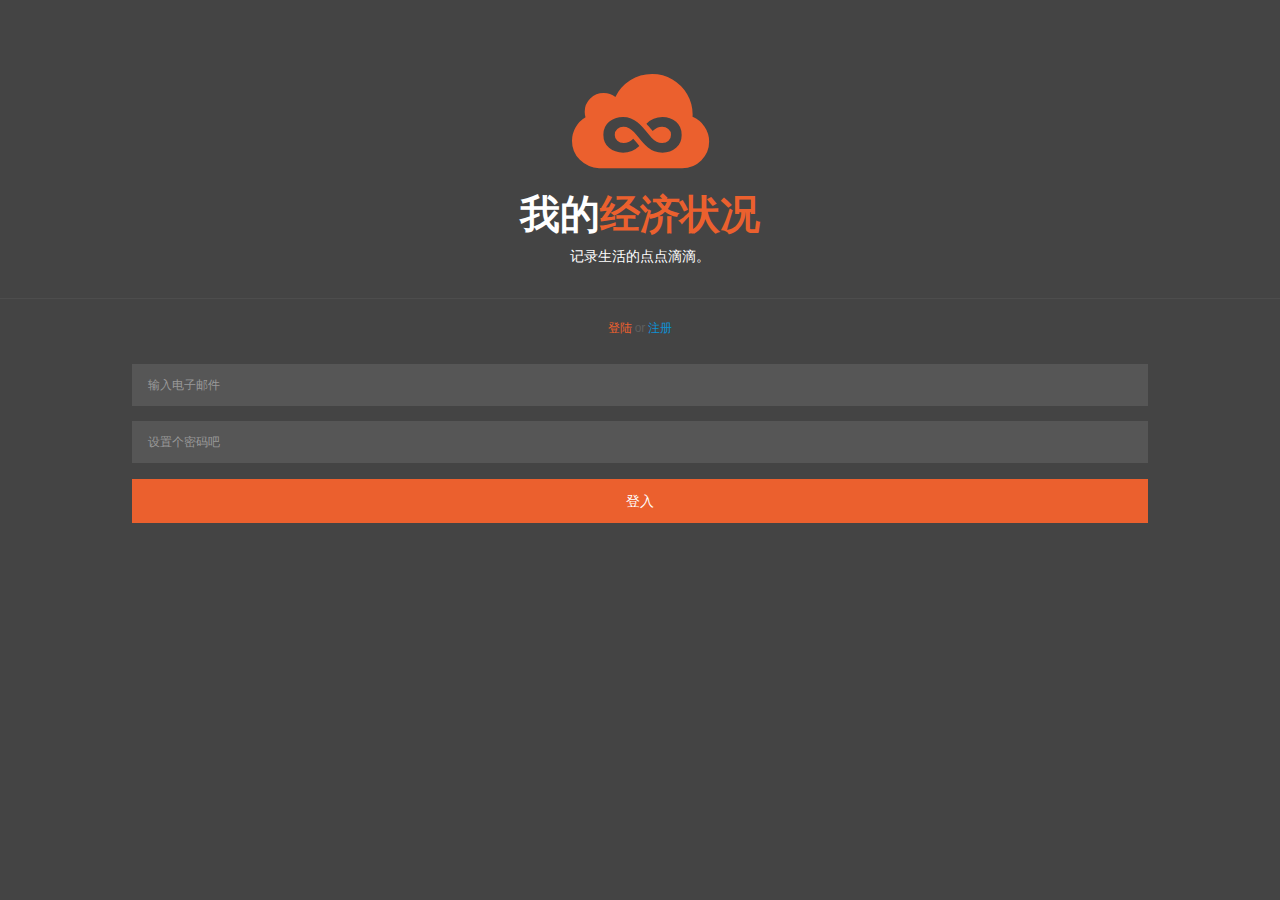
<file: src/main/resources/ui/index.html>
<!doctype html>
<html class="no-js">
<head>
	<meta charset="utf-8">
	<meta http-equiv="X-UA-Compatible" content="IE=edge">
	<meta name="description" content="">
	<meta name="keywords" content="">
	<meta name="viewport"
		content="width=device-width, initial-scale=1, maximum-scale=1, user-scalable=no">
	<title>登入</title>
	<meta name="renderer" content="webkit">
	<meta http-equiv="Cache-Control" content="no-siteapp"/>
	<link rel="stylesheet" href="assets/css/amazeui.min.css">
	<link rel="stylesheet" href="assets/css/app.css">
	<link rel="stylesheet" href="assets/css/toastr.min.css"/>

	<script src="assets/js/jquery-1.10.2.js" ></script>
	<script src="assets/js/jquery.cookie.js"></script>
	<script src="assets/js/toastr.min.js"></script>

</head>
<body>
<div class="am-g myapp-login">
	<div class="myapp-login-logo-block">
		<div class="myapp-login-logo">
			<i class="am-icon-jsfiddle"></i>
		</div>
		<div class="myapp-login-logo-text">
			<div class="myapp-login-logo-text">
				我的<span>经济状况</span>
				<div class="info">记录生活的点点滴滴。</div>
			</div>
		</div>

		<div class="login-font">
			<i>登陆 </i> or <span><a href="register.html"> 注册</a></span>
		</div>
		<div class="am-u-sm-10 login-am-center">
			<div class="am-form">
				<fieldset>
					<div class="am-form-group">
						<input type="text" class="" id="username" placeholder="输入电子邮件">
					</div>

					<div class="am-form-group">
						<input type="password" class="" id="password" placeholder="设置个密码吧">
					</div>
					<p><button class="am-btn am-btn-default" id="login" >登入</button></p>
				</fieldset>
			</div>
		</div>
	</div>
</div>

<script>

	$(
        function () {
			$("#login").click(function () {
				var username = $("#username").val();
				var password = $("#password").val();


                var registerParam = {"username":username,
                    "password":password};

                $.post("/user/login", registerParam, function (ret) {
                    if(ret.status < 0){
                        toastr.error(ret.msg);
                        return ;
                    }
                    $.cookie('user', JSON.stringify(ret.data), { expires: 7 });
                    $(location).attr('href', 'home.html');
				});


            })
        }
	)


</script>

</body>
</html>
</file>
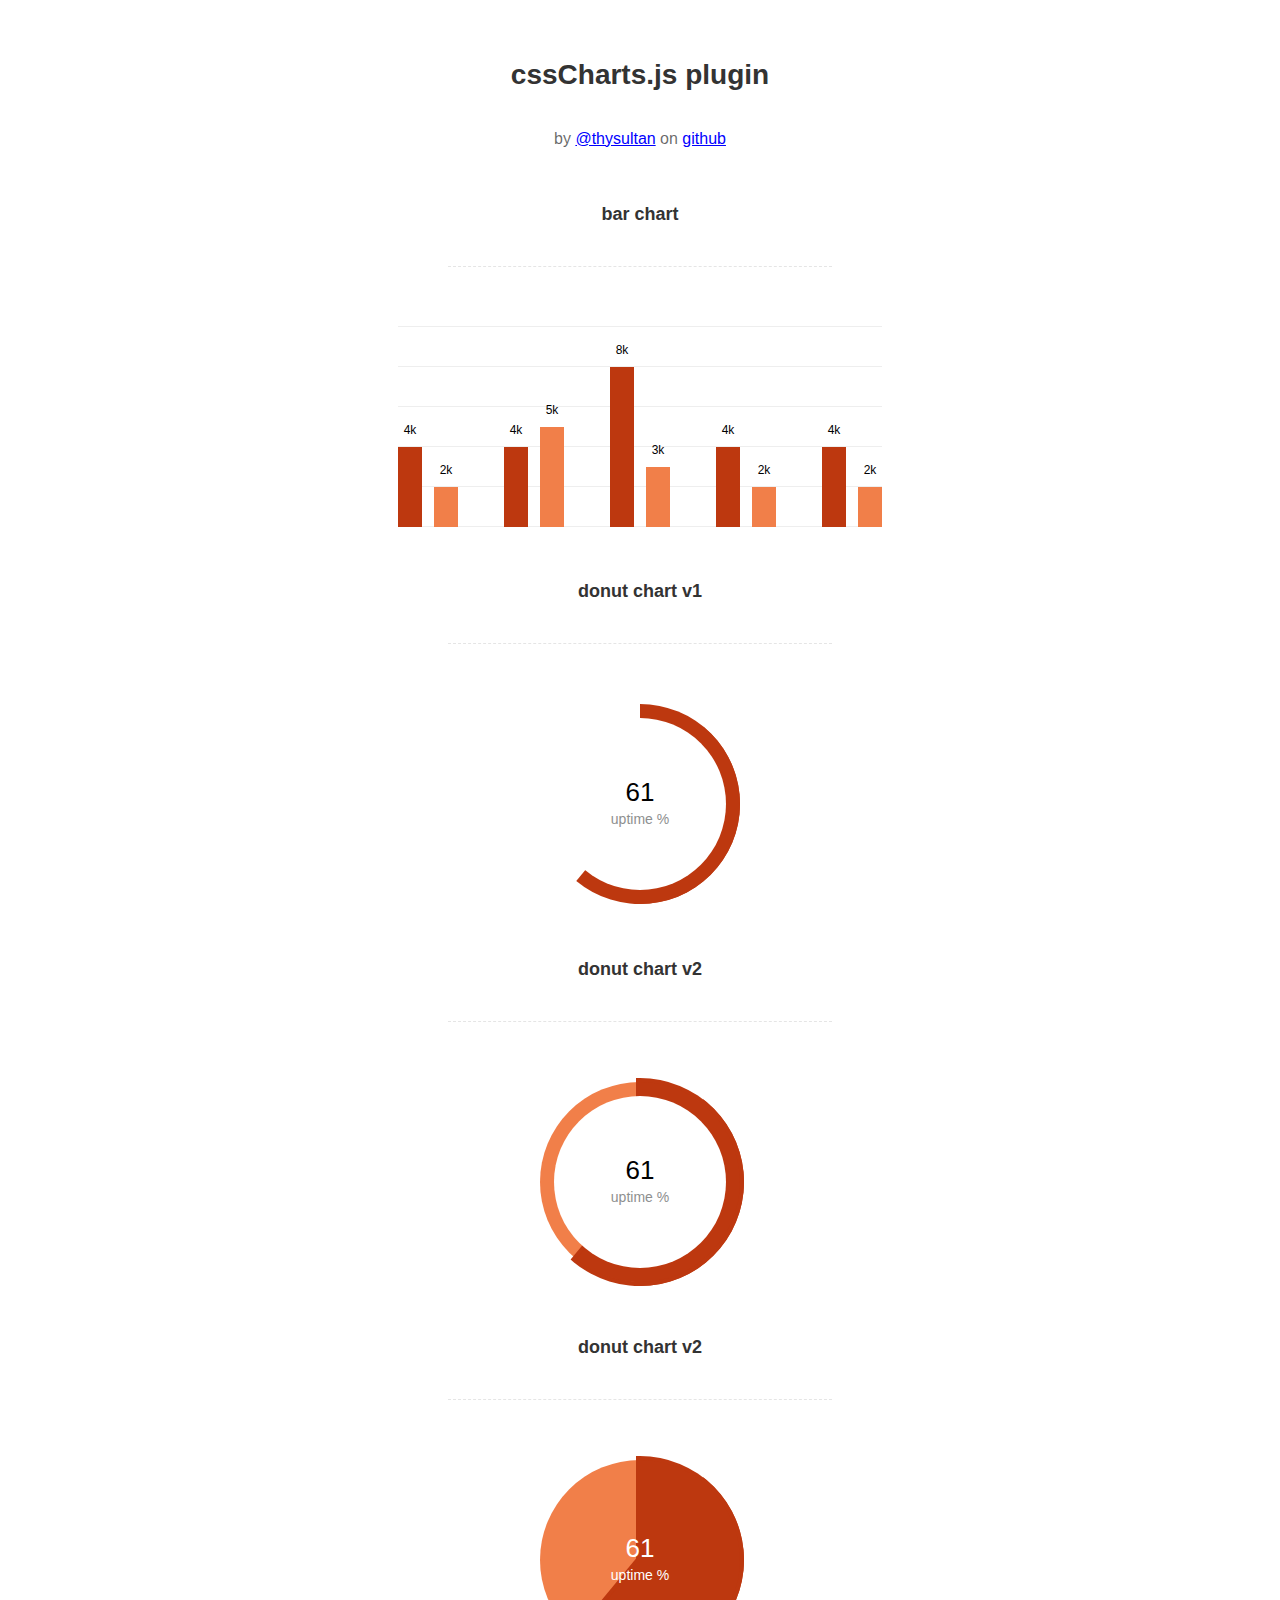
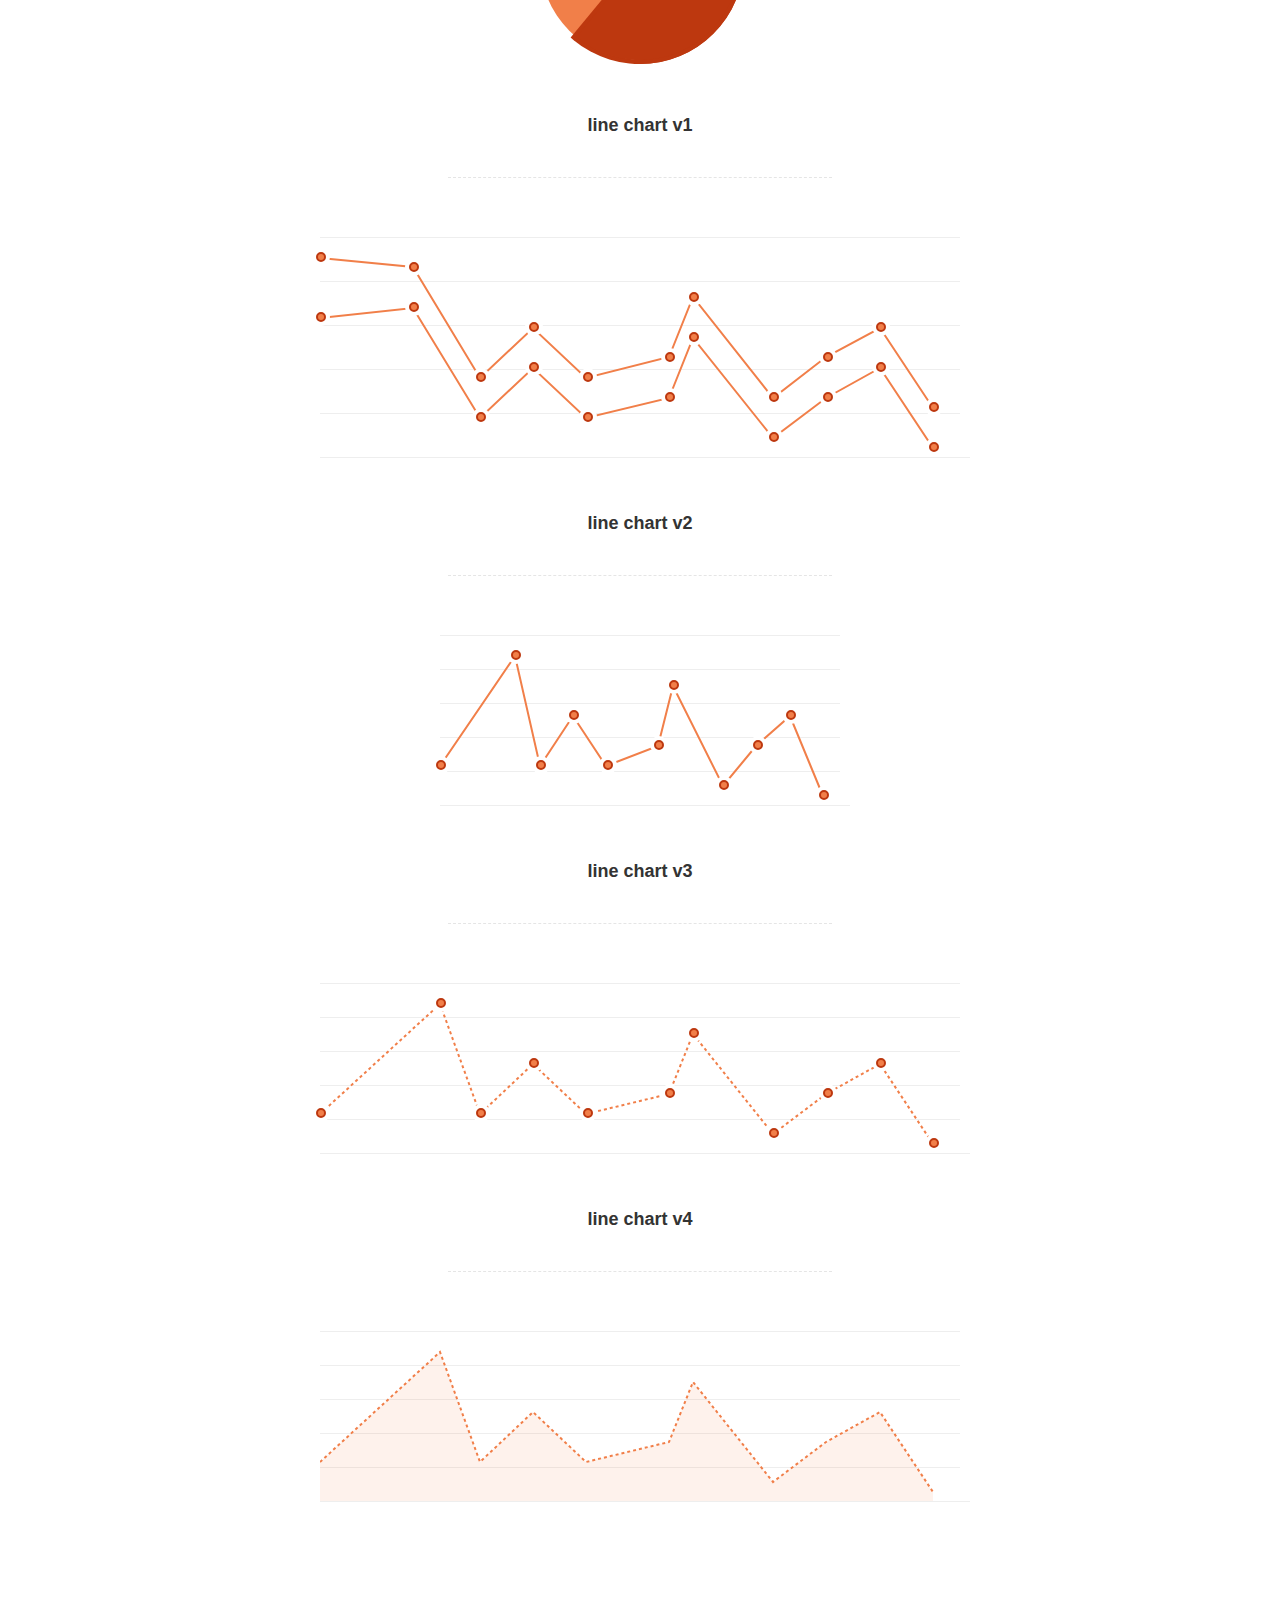
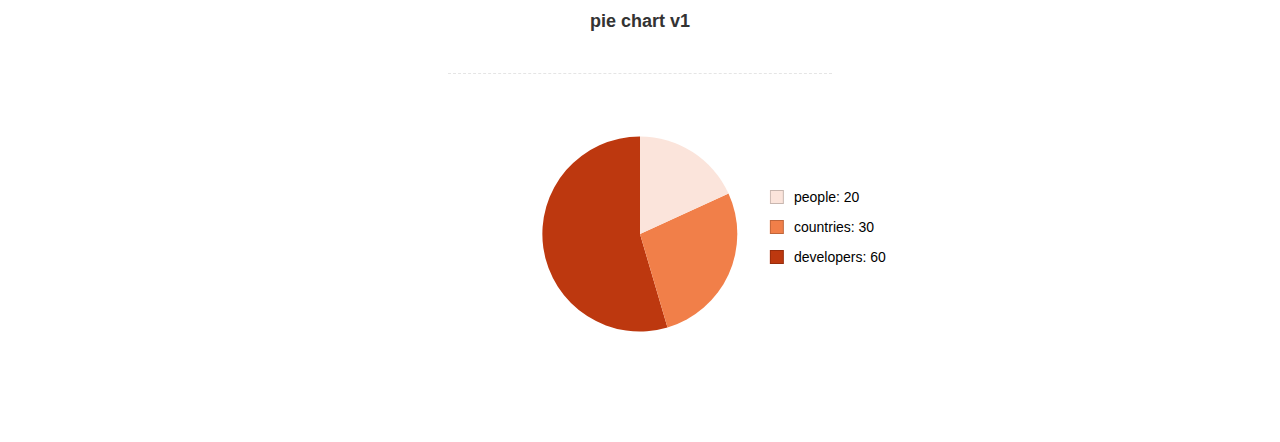
<file: src/main/resources/ui/assets/js/Lightweight-Chart/index.html>
<!doctype html>
<html>
    <head>
        <meta charset="utf-8">
        <meta name="description" content="A jquery plugin to create simple donut, bar or line charts with dom nodes, style with css.">
        <meta name="viewport" content="width=device-width, initial-scale=1">
        <title>cssCharts.js - jquery css charts</title>
        <script src="https://ajax.googleapis.com/ajax/libs/jquery/2.1.3/jquery.min.js"></script>

        <link rel="stylesheet" href="cssCharts.css">
        <script src="jquery.chart.js"></script>

        <style>
          /* page specific styles*/
          h1{text-align:center;font-family:sans-serif;font-size:28px;color:#333;padding:40px 0 0 0;}
          h2{text-align:center;font-family:sans-serif;font-size:18px;color:#333;padding:40px 0 0 0;}
          hr{width:60%;height:1px;background:none;border:none;border-bottom:1px dashed rgba(0,0,0,0.1);outline:none;margin:40px auto 60px auto;}

          .desc p{text-align:center;font-size:16px;color:rgba(0,0,0,0.6);padding:20px 0 0 0;font-family:sans-serif;}
          .desc a{color:blue;}
          .wrap{margin:0 auto;width:640px;padding-bottom:100px;}
          #line{width:400px;}
          /* page specific styles*/
        </style>
    </head>
    <body>
      <div class="wrap">

        <div class="desc">
          <h1>cssCharts.js plugin</h1><p>by
          <a href="http://twitter.com/thysultan">@thysultan</a> on
          <a href="https://github.com/sultantarimo/cssCharts.js">github</a>
        </p>
        </div>

        <h2>bar chart</h2>
        <hr>

        <div class="chart">
            <ul class="bar-chart" data-bars="[4,2],[4,5],[8,3],[4,2],[4,2]" data-max="10" data-unit="k" data-width="24"></ul>
        </div>
        <!-- data max is the 100% point of the graph -->
        <!-- set data-grid to 0 for no grid -->
        <!-- data-width is the individual bars width -->

        <h2>donut chart v1</h2>
        <hr>

        <div class="chart">
          <div class="donut-chart" data-percent="0.61" data-title="uptime %"></div>
        </div>

        <h2>donut chart v2</h2>
        <hr>

        <div class="chart">
          <div class="donut-chart fill" data-percent="0.61" data-title="uptime %"></div>
        </div>

        <h2>donut chart v2</h2>
        <hr>

        <div class="chart">
          <div class="donut-chart pie-chart fill" data-percent="0.61" data-title="uptime %"></div>
        </div>
        <!-- pie-chart class for pie chart -->
        <!-- fill class for default donut fill enabled-->

        <h2>line chart v1</h2>
        <hr>

        <div class="chart">
          <ul data-cord="[[0,70,120,160,200,262,280,340,380,420,460],[140,150,40,90,40,60,120,20,60,90,10]],[[0,70,120,160,200,262,280,340,380,420,460],[200,190,80,130,80,100,160,60,100,130,50]]"  class="line-chart"></ul>
        </div>
        <!-- multiple graphs [[x cords],[y cords]] [[x cords],[y cords]] -->

        <h2>line chart v2</h2>
        <hr>

        <div class="chart" id="line">
          <ul data-cord="[0,90,120,160,200,262,280,340,380,420,460],[40,150,40,90,40,60,120,20,60,90,10]" class="line-chart"></ul>
        </div>

        <h2>line chart v3</h2>
        <hr>

        <div class="chart dotted">
          <ul data-cord="[0,90,120,160,200,262,280,340,380,420,460],[40,150,40,90,40,60,120,20,60,90,10]" class="line-chart"></ul>
        </div>

        <h2>line chart v4</h2>
        <hr>

        <div class="chart dotted">
          <ul data-cord="[0,90,120,160,200,262,280,340,380,420,460],[40,150,40,90,40,60,120,20,60,90,10]" data-fill="1" class="line-chart no-points"></ul>
        </div>
        <!-- single graph [x cords],[y cords] -->


        <br><br><br>
        <h2>pie chart v1</h2>
        <hr>

        <div class="chart">
          <div class="pie-thychart" data-set='[["people", 20], ["countries",30], ["developers",60]]' data-colors="#FBE4DB,#F17F49,#BD380F"></div>
        </div>

      </div>

      <script>
        $(function() {
            $('.bar-chart').cssCharts({type:"bar"});
            $('.donut-chart').cssCharts({type:"donut"}).trigger('show-donut-chart');
            $('.line-chart').cssCharts({type:"line"});

            $('.pie-thychart').cssCharts({type:"pie"});
        });
      </script>
    </body>
</html>
</file>
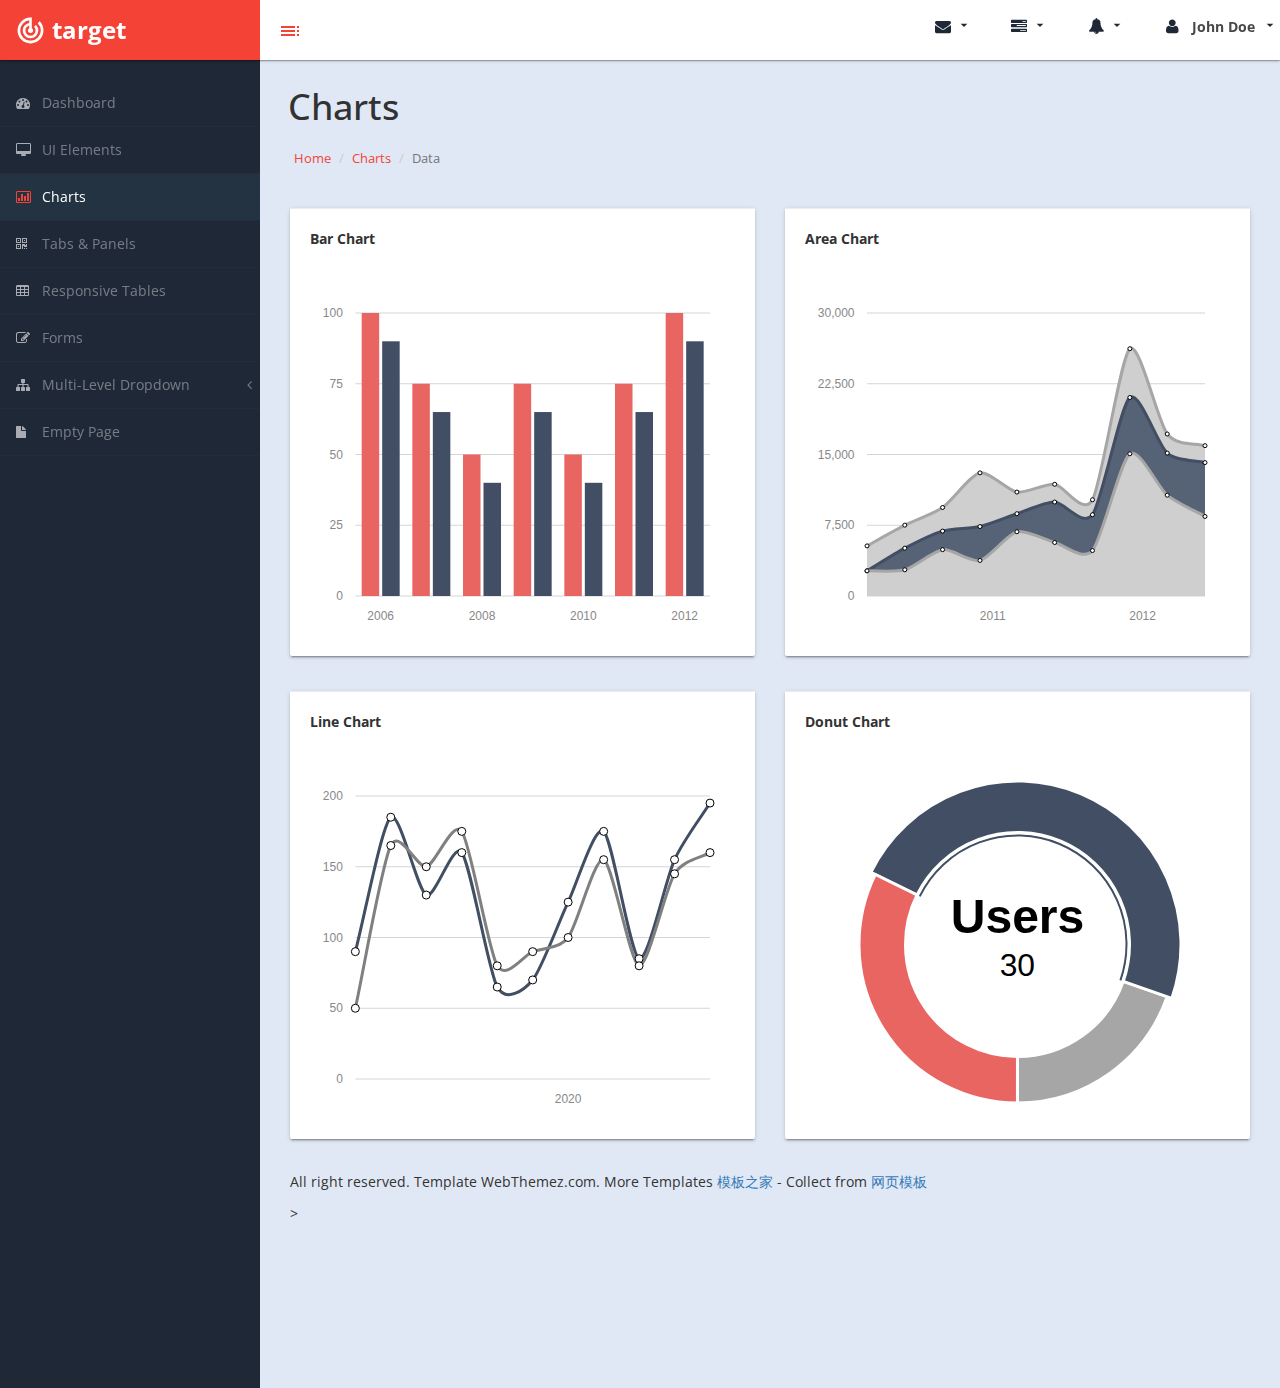
<file: src/main/resources/ui/chart.html>
﻿<!DOCTYPE html>
<html xmlns="http://www.w3.org/1999/xhtml">

<head>
    <meta charset="utf-8" />
    <meta name="viewport" content="width=device-width, initial-scale=1.0" />
    <title>Target Material Design Bootstrap Admin Template</title>
	
	<link href="https://fonts.googleapis.com/icon?family=Material+Icons" rel="stylesheet">
	<link rel="stylesheet" href="assets/materialize/css/materialize.min.css" media="screen,projection" />
    <!-- Bootstrap Styles-->
    <link href="assets/css/bootstrap.css" rel="stylesheet" />
    <!-- FontAwesome Styles-->
    <link href="assets/css/font-awesome.css" rel="stylesheet" />
    <!-- Morris Chart Styles-->
    <link href="assets/js/morris/morris-0.4.3.min.css" rel="stylesheet" />
    <!-- Custom Styles-->
    <link href="assets/css/custom-styles.css" rel="stylesheet" />
    <!-- Google Fonts-->
    <link href='http://fonts.googleapis.com/css?family=Open+Sans' rel='stylesheet' type='text/css' />
    <link rel="stylesheet" href="assets/js/Lightweight-Chart/cssCharts.css"> 
</head>
<body>
    <div id="wrapper">
        <nav class="navbar navbar-default top-navbar" role="navigation">
            <div class="navbar-header">
                <button type="button" class="navbar-toggle" data-toggle="collapse" data-target=".sidebar-collapse">
                    <span class="sr-only">Toggle navigation</span>
                    <span class="icon-bar"></span>
                    <span class="icon-bar"></span>
                    <span class="icon-bar"></span>
                </button>
                <a class="navbar-brand waves-effect waves-dark" href="home.html"><i class="large material-icons">track_changes</i> <strong>target</strong></a>
				
		<div id="sideNav" class="waves-effect waves-dark" href=""><i class="material-icons dp48">toc</i></div>
            </div>

            <ul class="nav navbar-top-links navbar-right"> 
				<li><a class="dropdown-button waves-effect waves-dark" href="#!" data-activates="dropdown4"><i class="fa fa-envelope fa-fw"></i> <i class="material-icons right">arrow_drop_down</i></a></li>				
				<li><a class="dropdown-button waves-effect waves-dark" href="#!" data-activates="dropdown3"><i class="fa fa-tasks fa-fw"></i> <i class="material-icons right">arrow_drop_down</i></a></li>
				<li><a class="dropdown-button waves-effect waves-dark" href="#!" data-activates="dropdown2"><i class="fa fa-bell fa-fw"></i> <i class="material-icons right">arrow_drop_down</i></a></li>
				  <li><a class="dropdown-button waves-effect waves-dark" href="#!" data-activates="dropdown1"><i class="fa fa-user fa-fw"></i> <b>John Doe</b> <i class="material-icons right">arrow_drop_down</i></a></li>
            </ul>
        </nav>
		<!-- Dropdown Structure -->
<ul id="dropdown1" class="dropdown-content">
<li><a href="#"><i class="fa fa-user fa-fw"></i> My Profile</a>
</li>
<li><a href="#"><i class="fa fa-gear fa-fw"></i> Settings</a>
</li> 
<li><a href="#"><i class="fa fa-sign-out fa-fw"></i> Logout</a>
</li>
</ul>
<ul id="dropdown2" class="dropdown-content w250">
  <li>
                            <a href="#">
                                <div>
                                    <i class="fa fa-comment fa-fw"></i> New Comment
                                    <span class="pull-right text-muted small">4 min</span>
                                </div>
                            </a>
                        </li>
                        <li class="divider"></li>
                        <li>
                            <a href="#">
                                <div>
                                    <i class="fa fa-twitter fa-fw"></i> 3 New Followers
                                    <span class="pull-right text-muted small">12 min</span>
                                </div>
                            </a>
                        </li>
                        <li class="divider"></li>
                        <li>
                            <a href="#">
                                <div>
                                    <i class="fa fa-envelope fa-fw"></i> Message Sent
                                    <span class="pull-right text-muted small">4 min</span>
                                </div>
                            </a>
                        </li>
                        <li class="divider"></li>
                        <li>
                            <a href="#">
                                <div>
                                    <i class="fa fa-tasks fa-fw"></i> New Task
                                    <span class="pull-right text-muted small">4 min</span>
                                </div>
                            </a>
                        </li>
                        <li class="divider"></li>
                        <li>
                            <a href="#">
                                <div>
                                    <i class="fa fa-upload fa-fw"></i> Server Rebooted
                                    <span class="pull-right text-muted small">4 min</span>
                                </div>
                            </a>
                        </li>
                        <li class="divider"></li>
                        <li>
                            <a class="text-center" href="#">
                                <strong>See All Alerts</strong>
                                <i class="fa fa-angle-right"></i>
                            </a>
                        </li>
</ul>
<ul id="dropdown3" class="dropdown-content dropdown-tasks w250">
<li>
		<a href="#">
			<div>
				<p>
					<strong>Task 1</strong>
					<span class="pull-right text-muted">60% Complete</span>
				</p>
				<div class="progress progress-striped active">
					<div class="progress-bar progress-bar-success" role="progressbar" aria-valuenow="60" aria-valuemin="0" aria-valuemax="100" style="width: 60%">
						<span class="sr-only">60% Complete (success)</span>
					</div>
				</div>
			</div>
		</a>
	</li>
	<li class="divider"></li>
	<li>
		<a href="#">
			<div>
				<p>
					<strong>Task 2</strong>
					<span class="pull-right text-muted">28% Complete</span>
				</p>
				<div class="progress progress-striped active">
					<div class="progress-bar progress-bar-info" role="progressbar" aria-valuenow="28" aria-valuemin="0" aria-valuemax="100" style="width: 28%">
						<span class="sr-only">28% Complete</span>
					</div>
				</div>
			</div>
		</a>
	</li>
	<li class="divider"></li>
	<li>
		<a href="#">
			<div>
				<p>
					<strong>Task 3</strong>
					<span class="pull-right text-muted">60% Complete</span>
				</p>
				<div class="progress progress-striped active">
					<div class="progress-bar progress-bar-warning" role="progressbar" aria-valuenow="60" aria-valuemin="0" aria-valuemax="100" style="width: 60%">
						<span class="sr-only">60% Complete (warning)</span>
					</div>
				</div>
			</div>
		</a>
	</li>
	<li class="divider"></li>
	<li>
		<a href="#">
			<div>
				<p>
					<strong>Task 4</strong>
					<span class="pull-right text-muted">85% Complete</span>
				</p>
				<div class="progress progress-striped active">
					<div class="progress-bar progress-bar-danger" role="progressbar" aria-valuenow="85" aria-valuemin="0" aria-valuemax="100" style="width: 85%">
						<span class="sr-only">85% Complete (danger)</span>
					</div>
				</div>
			</div>
		</a>
	</li>
	<li class="divider"></li>
	<li>
</ul>   
<ul id="dropdown4" class="dropdown-content dropdown-tasks w250 taskList">
  <li>
                                <div>
                                    <strong>John Doe</strong>
                                    <span class="pull-right text-muted">
                                        <em>Today</em>
                                    </span>
                                </div>
                                <p>Lorem Ipsum has been the industry's standard dummy text ever since the 1500s...</p>
                            </a>
                        </li>
                        <li class="divider"></li>
                        <li>
                                <div>
                                    <strong>John Smith</strong>
                                    <span class="pull-right text-muted">
                                        <em>Yesterday</em>
                                    </span>
                                </div>
                                <p>Lorem Ipsum has been the industry's standard dummy text ever since an kwilnw...</p>
                            </a>
                        </li>
                        <li class="divider"></li>
                        <li>
                            <a href="#">
                                <div>
                                    <strong>John Smith</strong>
                                    <span class="pull-right text-muted">
                                        <em>Yesterday</em>
                                    </span>
                                </div>
                                <p>Lorem Ipsum has been the industry's standard dummy text ever since the...</p>
                            </a>
                        </li>
                        <li class="divider"></li>
                        <li>
                            <a class="text-center" href="#">
                                <strong>Read All Messages</strong>
                                <i class="fa fa-angle-right"></i>
                            </a>
                        </li>
</ul>  
	   <!--/. NAV TOP  -->
        <!--/. NAV TOP  -->
        <nav class="navbar-default navbar-side" role="navigation">
            <div class="sidebar-collapse">
                <ul class="nav" id="main-menu">

                    <li>
                        <a href="home.html" class="waves-effect waves-dark"><i class="fa fa-dashboard"></i> Dashboard</a>
                    </li>
                    <li>
                        <a href="ui-elements.html" class="waves-effect waves-dark"><i class="fa fa-desktop"></i> UI Elements</a>
                    </li>
					<li>
                        <a href="chart.html" class="active-menu waves-effect waves-dark"><i class="fa fa-bar-chart-o"></i> Charts</a>
                    </li>
                    <li>
                        <a href="tab-panel.html" class="waves-effect waves-dark"><i class="fa fa-qrcode"></i> Tabs & Panels</a>
                    </li>
                    
                    <li>
                        <a href="table.html" class="waves-effect waves-dark"><i class="fa fa-table"></i> Responsive Tables</a>
                    </li>
                    <li>
                        <a href="form.html" class="waves-effect waves-dark"><i class="fa fa-edit"></i> Forms </a>
                    </li>


                    <li>
                        <a href="#" class="waves-effect waves-dark"><i class="fa fa-sitemap"></i> Multi-Level Dropdown<span class="fa arrow"></span></a>
                        <ul class="nav nav-second-level">
                            <li>
                                <a href="#">Second Level Link</a>
                            </li>
                            <li>
                                <a href="#">Second Level Link</a>
                            </li>
                            <li>
                                <a href="#" class="waves-effect waves-dark">Second Level Link<span class="fa arrow"></span></a>
                                <ul class="nav nav-third-level">
                                    <li>
                                        <a href="#">Third Level Link</a>
                                    </li>
                                    <li>
                                        <a href="#">Third Level Link</a>
                                    </li>
                                    <li>
                                        <a href="#">Third Level Link</a>
                                    </li>

                                </ul>

                            </li>
                        </ul>
                    </li>
                    <li>
                        <a href="empty.html" class="waves-effect waves-dark"><i class="fa fa-fw fa-file"></i> Empty Page</a>
                    </li>
                </ul>

            </div>

        </nav>
        <!-- /. NAV SIDE  -->
        <div id="page-wrapper">
		  <div class="header"> 
                        <h1 class="page-header">
                             Charts 
                        </h1>
						<ol class="breadcrumb">
					  <li><a href="#">Home</a></li>
					  <li><a href="#">Charts</a></li>
					  <li class="active">Data</li>
					</ol> 
									
		</div>
            <div id="page-inner"> 
             
                <div class="row"> 
                    
                      
                               <div class="col-md-6 col-sm-12 col-xs-12">                     
                    <div class="card">
                        <div class="card-action">
                            Bar Chart
                        </div>
                        <div class="card-content">
                            <div id="morris-bar-chart"></div>
                        </div>
                    </div>            
                </div>
                      <div class="col-md-6 col-sm-12 col-xs-12">                     
                    <div class="card">
                        <div class="card-action">
                            Area Chart
                        </div>
                        <div class="card-content">
                            <div id="morris-area-chart"></div>
                        </div>
                    </div>            
                </div> 
                
           </div>
                 <!-- /. ROW  -->
                <div class="row">                     
                      
                               <div class="col-md-6 col-sm-12 col-xs-12">                     
                    <div class="card">
                        <div class="card-action">
                            Line Chart
                        </div>
                        <div class="card-content">
                            <div id="morris-line-chart"></div>
                        </div>
                    </div>            
                </div>
                      <div class="col-md-6 col-sm-12 col-xs-12">                     
                    <div class="card">
                        <div class="card-action">
                            Donut Chart
                        </div>
                        <div class="card-content">                            
							<div id="morris-donut-chart"></div>
                        </div>
                    </div>            
                </div> 
                
           </div>
                 <!-- /. ROW  -->
				 <footer><p>All right reserved. Template WebThemez.com.  More Templates <a href="http://www.cssmoban.com/" target="_blank" title="模板之家">模板之家</a> - Collect from <a href="http://www.cssmoban.com/" title="网页模板" target="_blank">网页模板</a></p>></footer>
				</div>
             <!-- /. PAGE INNER  -->
            </div>
         <!-- /. PAGE WRAPPER  -->
        </div>
     <!-- /. WRAPPER  -->
    <!-- JS Scripts-->
    <!-- jQuery Js -->
    <script src="assets/js/jquery-1.10.2.js"></script>
	
	<!-- Bootstrap Js -->
    <script src="assets/js/bootstrap.min.js"></script>
	
	<script src="assets/materialize/js/materialize.min.js"></script>
	
    <!-- Metis Menu Js -->
    <script src="assets/js/jquery.metisMenu.js"></script>
    <!-- Morris Chart Js -->
    <script src="assets/js/morris/raphael-2.1.0.min.js"></script>
    <script src="assets/js/morris/morris.js"></script>
	
	
	<script src="assets/js/easypiechart.js"></script>
	<script src="assets/js/easypiechart-data.js"></script>
	
	 <script src="assets/js/Lightweight-Chart/jquery.chart.js"></script>
	
    <!-- Custom Js -->
    <script src="assets/js/custom-scripts.js"></script> 
 

</body>

</html>
</file>
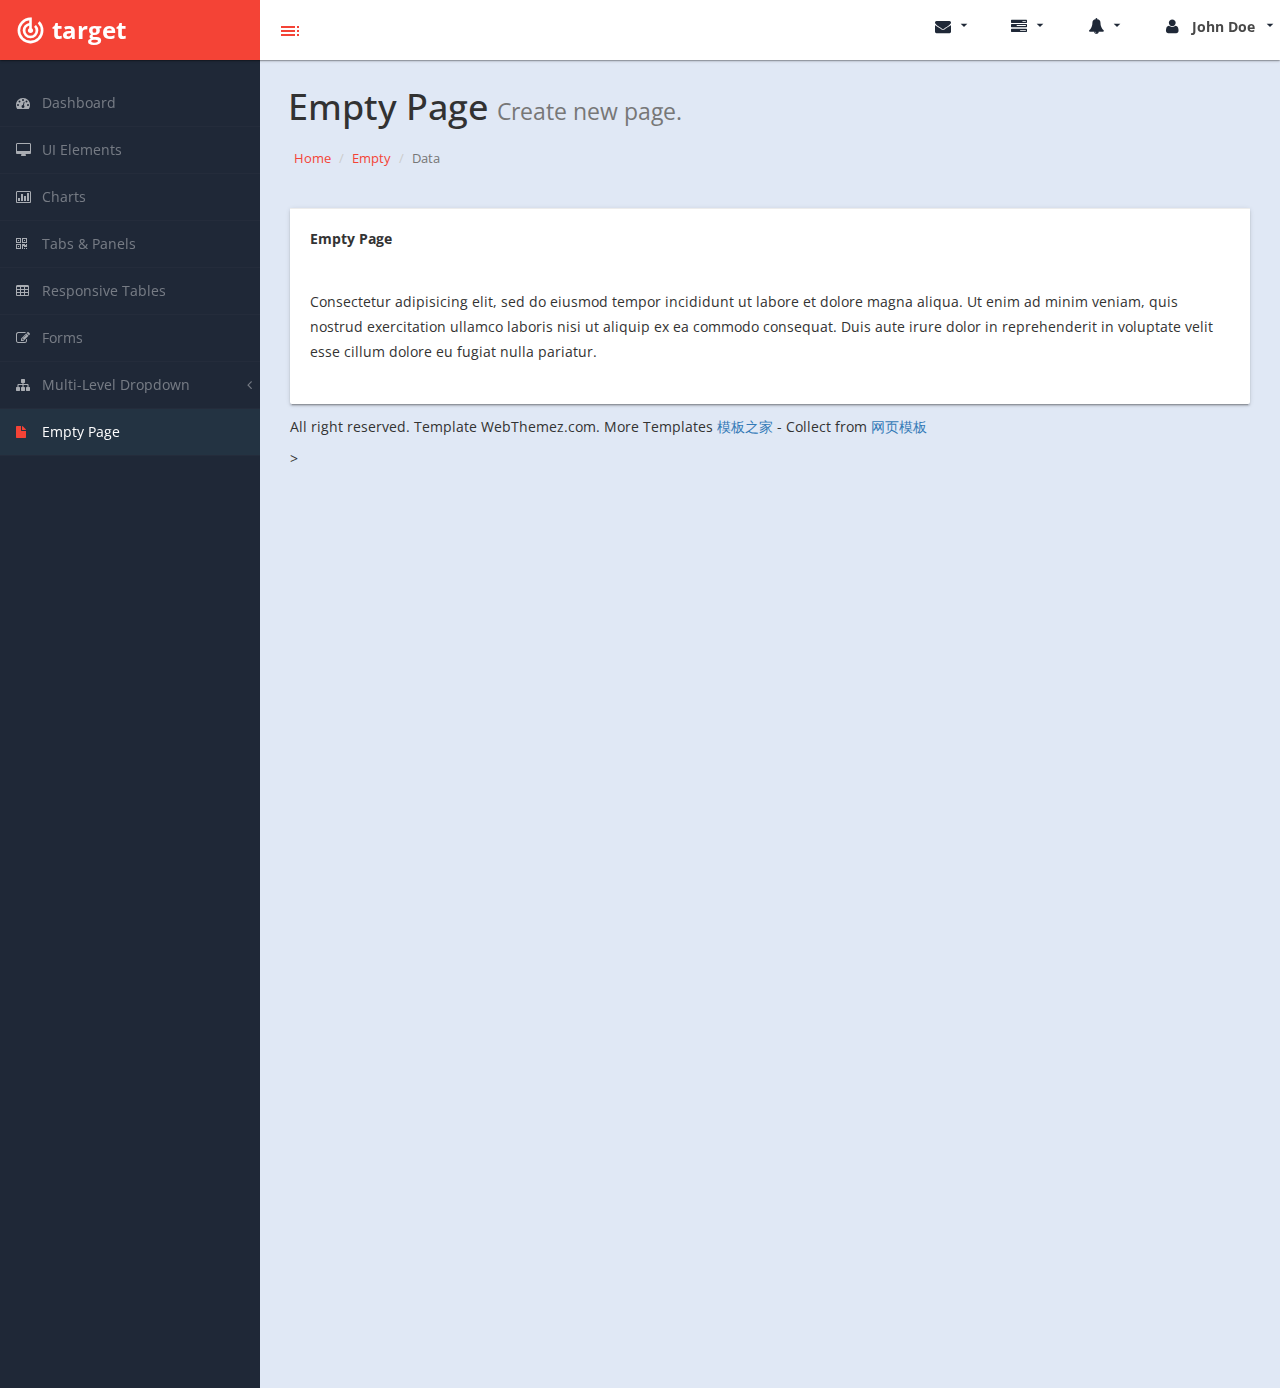
<file: src/main/resources/ui/empty.html>
﻿<!DOCTYPE html>
<html xmlns="http://www.w3.org/1999/xhtml">

<head>
    <meta charset="utf-8" />
    <meta name="viewport" content="width=device-width, initial-scale=1.0" />
    <title>Target Material Design Bootstrap Admin Template</title>
	
	<link href="https://fonts.googleapis.com/icon?family=Material+Icons" rel="stylesheet">
	<link rel="stylesheet" href="assets/materialize/css/materialize.min.css" media="screen,projection" />
    <!-- Bootstrap Styles-->
    <link href="assets/css/bootstrap.css" rel="stylesheet" />
    <!-- FontAwesome Styles-->
    <link href="assets/css/font-awesome.css" rel="stylesheet" />
    <!-- Morris Chart Styles-->
    <link href="assets/js/morris/morris-0.4.3.min.css" rel="stylesheet" />
    <!-- Custom Styles-->
    <link href="assets/css/custom-styles.css" rel="stylesheet" />
    <!-- Google Fonts-->
    <link href='http://fonts.googleapis.com/css?family=Open+Sans' rel='stylesheet' type='text/css' />
    <link rel="stylesheet" href="assets/js/Lightweight-Chart/cssCharts.css"> 
</head>
<body>
    <div id="wrapper">
        <nav class="navbar navbar-default top-navbar" role="navigation">
            <div class="navbar-header">
                <button type="button" class="navbar-toggle" data-toggle="collapse" data-target=".sidebar-collapse">
                    <span class="sr-only">Toggle navigation</span>
                    <span class="icon-bar"></span>
                    <span class="icon-bar"></span>
                    <span class="icon-bar"></span>
                </button>
                <a class="navbar-brand waves-effect waves-dark" href="home.html"><i class="large material-icons">track_changes</i> <strong>target</strong></a>
				
		<div id="sideNav" href=""><i class="material-icons dp48">toc</i></div>
            </div>

            <ul class="nav navbar-top-links navbar-right"> 
				<li><a class="dropdown-button waves-effect waves-dark" href="#!" data-activates="dropdown4"><i class="fa fa-envelope fa-fw"></i> <i class="material-icons right">arrow_drop_down</i></a></li>				
				<li><a class="dropdown-button waves-effect waves-dark" href="#!" data-activates="dropdown3"><i class="fa fa-tasks fa-fw"></i> <i class="material-icons right">arrow_drop_down</i></a></li>
				<li><a class="dropdown-button waves-effect waves-dark" href="#!" data-activates="dropdown2"><i class="fa fa-bell fa-fw"></i> <i class="material-icons right">arrow_drop_down</i></a></li>
				  <li><a class="dropdown-button waves-effect waves-dark" href="#!" data-activates="dropdown1"><i class="fa fa-user fa-fw"></i> <b>John Doe</b> <i class="material-icons right">arrow_drop_down</i></a></li>
            </ul>
        </nav>
		<!-- Dropdown Structure -->
<ul id="dropdown1" class="dropdown-content">
<li><a href="#"><i class="fa fa-user fa-fw"></i> My Profile</a>
</li>
<li><a href="#"><i class="fa fa-gear fa-fw"></i> Settings</a>
</li> 
<li><a href="#"><i class="fa fa-sign-out fa-fw"></i> Logout</a>
</li>
</ul>
<ul id="dropdown2" class="dropdown-content w250">
  <li>
                            <a href="#">
                                <div>
                                    <i class="fa fa-comment fa-fw"></i> New Comment
                                    <span class="pull-right text-muted small">4 min</span>
                                </div>
                            </a>
                        </li>
                        <li class="divider"></li>
                        <li>
                            <a href="#">
                                <div>
                                    <i class="fa fa-twitter fa-fw"></i> 3 New Followers
                                    <span class="pull-right text-muted small">12 min</span>
                                </div>
                            </a>
                        </li>
                        <li class="divider"></li>
                        <li>
                            <a href="#">
                                <div>
                                    <i class="fa fa-envelope fa-fw"></i> Message Sent
                                    <span class="pull-right text-muted small">4 min</span>
                                </div>
                            </a>
                        </li>
                        <li class="divider"></li>
                        <li>
                            <a href="#">
                                <div>
                                    <i class="fa fa-tasks fa-fw"></i> New Task
                                    <span class="pull-right text-muted small">4 min</span>
                                </div>
                            </a>
                        </li>
                        <li class="divider"></li>
                        <li>
                            <a href="#">
                                <div>
                                    <i class="fa fa-upload fa-fw"></i> Server Rebooted
                                    <span class="pull-right text-muted small">4 min</span>
                                </div>
                            </a>
                        </li>
                        <li class="divider"></li>
                        <li>
                            <a class="text-center" href="#">
                                <strong>See All Alerts</strong>
                                <i class="fa fa-angle-right"></i>
                            </a>
                        </li>
</ul>
<ul id="dropdown3" class="dropdown-content dropdown-tasks w250">
<li>
		<a href="#">
			<div>
				<p>
					<strong>Task 1</strong>
					<span class="pull-right text-muted">60% Complete</span>
				</p>
				<div class="progress progress-striped active">
					<div class="progress-bar progress-bar-success" role="progressbar" aria-valuenow="60" aria-valuemin="0" aria-valuemax="100" style="width: 60%">
						<span class="sr-only">60% Complete (success)</span>
					</div>
				</div>
			</div>
		</a>
	</li>
	<li class="divider"></li>
	<li>
		<a href="#">
			<div>
				<p>
					<strong>Task 2</strong>
					<span class="pull-right text-muted">28% Complete</span>
				</p>
				<div class="progress progress-striped active">
					<div class="progress-bar progress-bar-info" role="progressbar" aria-valuenow="28" aria-valuemin="0" aria-valuemax="100" style="width: 28%">
						<span class="sr-only">28% Complete</span>
					</div>
				</div>
			</div>
		</a>
	</li>
	<li class="divider"></li>
	<li>
		<a href="#">
			<div>
				<p>
					<strong>Task 3</strong>
					<span class="pull-right text-muted">60% Complete</span>
				</p>
				<div class="progress progress-striped active">
					<div class="progress-bar progress-bar-warning" role="progressbar" aria-valuenow="60" aria-valuemin="0" aria-valuemax="100" style="width: 60%">
						<span class="sr-only">60% Complete (warning)</span>
					</div>
				</div>
			</div>
		</a>
	</li>
	<li class="divider"></li>
	<li>
		<a href="#">
			<div>
				<p>
					<strong>Task 4</strong>
					<span class="pull-right text-muted">85% Complete</span>
				</p>
				<div class="progress progress-striped active">
					<div class="progress-bar progress-bar-danger" role="progressbar" aria-valuenow="85" aria-valuemin="0" aria-valuemax="100" style="width: 85%">
						<span class="sr-only">85% Complete (danger)</span>
					</div>
				</div>
			</div>
		</a>
	</li>
	<li class="divider"></li>
	<li>
</ul>   
<ul id="dropdown4" class="dropdown-content dropdown-tasks w250 taskList">
  <li>
                                <div>
                                    <strong>John Doe</strong>
                                    <span class="pull-right text-muted">
                                        <em>Today</em>
                                    </span>
                                </div>
                                <p>Lorem Ipsum has been the industry's standard dummy text ever since the 1500s...</p>
                            </a>
                        </li>
                        <li class="divider"></li>
                        <li>
                                <div>
                                    <strong>John Smith</strong>
                                    <span class="pull-right text-muted">
                                        <em>Yesterday</em>
                                    </span>
                                </div>
                                <p>Lorem Ipsum has been the industry's standard dummy text ever since an kwilnw...</p>
                            </a>
                        </li>
                        <li class="divider"></li>
                        <li>
                            <a href="#">
                                <div>
                                    <strong>John Smith</strong>
                                    <span class="pull-right text-muted">
                                        <em>Yesterday</em>
                                    </span>
                                </div>
                                <p>Lorem Ipsum has been the industry's standard dummy text ever since the...</p>
                            </a>
                        </li>
                        <li class="divider"></li>
                        <li>
                            <a class="text-center" href="#">
                                <strong>Read All Messages</strong>
                                <i class="fa fa-angle-right"></i>
                            </a>
                        </li>
</ul>  
	   <!--/. NAV TOP  -->
        <nav class="navbar-default navbar-side" role="navigation">
            <div class="sidebar-collapse">
                <ul class="nav" id="main-menu">

                    <li>
                        <a href="home.html" class="waves-effect waves-dark"><i class="fa fa-dashboard"></i> Dashboard</a>
                    </li>
                    <li>
                        <a href="ui-elements.html" class="waves-effect waves-dark"><i class="fa fa-desktop"></i> UI Elements</a>
                    </li>
					<li>
                        <a href="chart.html" class="waves-effect waves-dark"><i class="fa fa-bar-chart-o"></i> Charts</a>
                    </li>
                    <li>
                        <a href="tab-panel.html" class="waves-effect waves-dark"><i class="fa fa-qrcode"></i> Tabs & Panels</a>
                    </li>
                    
                    <li>
                        <a href="table.html" class="waves-effect waves-dark"><i class="fa fa-table"></i> Responsive Tables</a>
                    </li>
                    <li>
                        <a href="form.html" class="waves-effect waves-dark"><i class="fa fa-edit"></i> Forms </a>
                    </li>


                    <li>
                        <a href="#" class="waves-effect waves-dark"><i class="fa fa-sitemap"></i> Multi-Level Dropdown<span class="fa arrow"></span></a>
                        <ul class="nav nav-second-level">
                            <li>
                                <a href="#">Second Level Link</a>
                            </li>
                            <li>
                                <a href="#">Second Level Link</a>
                            </li>
                            <li>
                                <a href="#">Second Level Link<span class="fa arrow"></span></a>
                                <ul class="nav nav-third-level">
                                    <li>
                                        <a href="#">Third Level Link</a>
                                    </li>
                                    <li>
                                        <a href="#">Third Level Link</a>
                                    </li>
                                    <li>
                                        <a href="#">Third Level Link</a>
                                    </li>

                                </ul>

                            </li>
                        </ul>
                    </li>
                    <li>
                        <a class="active-menu waves-effect waves-dark" href="empty.html"><i class="fa fa-fw fa-file"></i> Empty Page</a>
                    </li>
                </ul>

            </div>

        </nav>
        <!-- /. NAV SIDE  -->
        <div id="page-wrapper">
		  <div class="header"> 
                        <h1 class="page-header">
                            Empty Page <small>Create new page.</small>
                        </h1>
						<ol class="breadcrumb">
					  <li><a href="#">Home</a></li>
					  <li><a href="#">Empty</a></li>
					  <li class="active">Data</li>
					</ol> 
									
		</div>
            <div id="page-inner"> 
			
			  <div class="row">
                    
                    <div class="col-md-12">
                    <div class="card">
                        <div class="card-action">
                         Empty Page
                        </div>        
                         <div class="card-content"> 
						 <p>Consectetur adipisicing elit, sed do eiusmod tempor incididunt ut labore et dolore magna aliqua. Ut enim ad minim veniam, quis nostrud exercitation ullamco laboris nisi ut aliquip ex ea commodo consequat. Duis aute irure dolor in reprehenderit in voluptate velit esse cillum dolore eu fugiat nulla pariatur.</p>
                           <div class="clearBoth"><br/></div>
						    
						 </div>
						 </div>
									
				 <footer><p>All right reserved. Template WebThemez.com.  More Templates <a href="http://www.cssmoban.com/" target="_blank" title="模板之家">模板之家</a> - Collect from <a href="http://www.cssmoban.com/" title="网页模板" target="_blank">网页模板</a></p>></footer>
				</div>
             <!-- /. PAGE INNER  -->
            </div>
         <!-- /. PAGE WRAPPER  -->
        </div>
     <!-- /. WRAPPER  -->
    <!-- JS Scripts-->
    <!-- jQuery Js -->
    <script src="assets/js/jquery-1.10.2.js"></script>
	
	<!-- Bootstrap Js -->
    <script src="assets/js/bootstrap.min.js"></script>
	
	<script src="assets/materialize/js/materialize.min.js"></script>
	
    <!-- Metis Menu Js -->
		<script src="assets/js/jquery.metisMenu.js"></script> 
    <!-- Custom Js -->
    <script src="assets/js/custom-scripts.js"></script> 
	
 

</body>

</html>
</file>
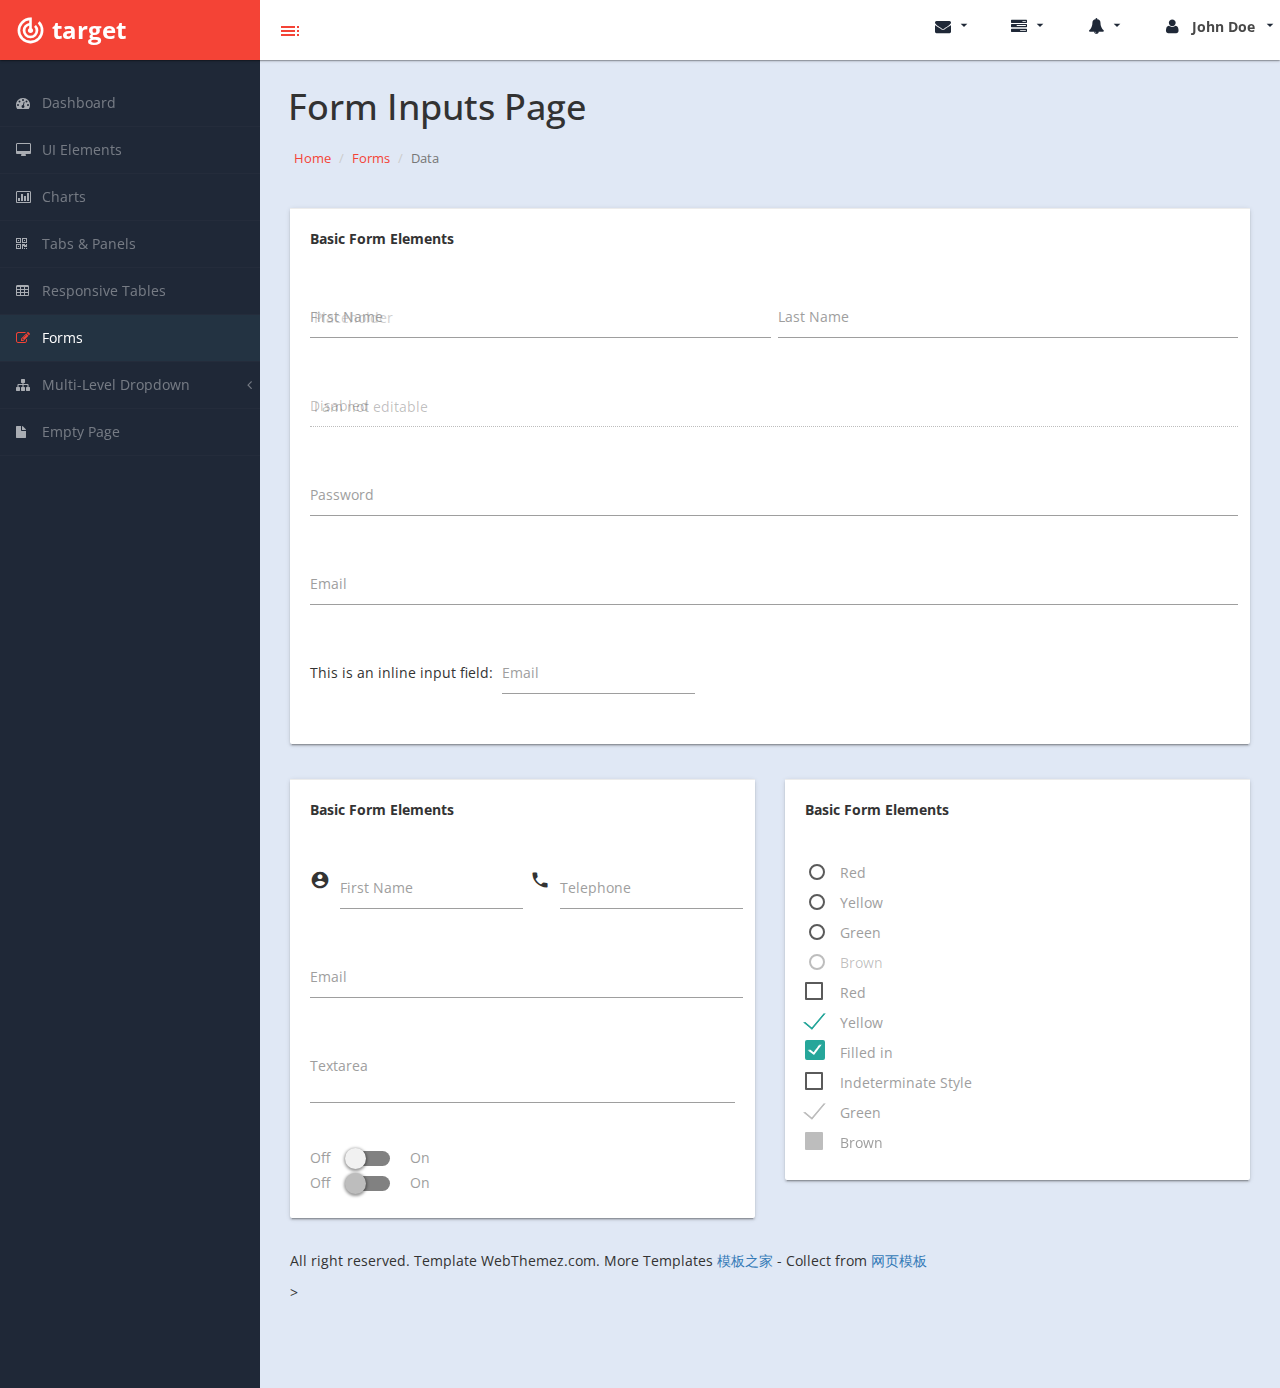
<file: src/main/resources/ui/form.html>
﻿<!DOCTYPE html>
<html xmlns="http://www.w3.org/1999/xhtml">

<head>
    <meta charset="utf-8" />
    <meta name="viewport" content="width=device-width, initial-scale=1.0" />
    <title>Target Material Design Bootstrap Admin Template</title>
	
	<link href="https://fonts.googleapis.com/icon?family=Material+Icons" rel="stylesheet">
	<link rel="stylesheet" href="assets/materialize/css/materialize.min.css" media="screen,projection" />
    <!-- Bootstrap Styles-->
    <link href="assets/css/bootstrap.css" rel="stylesheet" />
    <!-- FontAwesome Styles-->
    <link href="assets/css/font-awesome.css" rel="stylesheet" />
    <!-- Morris Chart Styles-->
    <link href="assets/js/morris/morris-0.4.3.min.css" rel="stylesheet" />
    <!-- Custom Styles-->
    <link href="assets/css/custom-styles.css" rel="stylesheet" />
    <!-- Google Fonts-->
    <link href='http://fonts.googleapis.com/css?family=Open+Sans' rel='stylesheet' type='text/css' />
    <link rel="stylesheet" href="assets/js/Lightweight-Chart/cssCharts.css"> 
</head>
<body>
    <div id="wrapper">
        <nav class="navbar navbar-default top-navbar" role="navigation">
            <div class="navbar-header">
                <button type="button" class="navbar-toggle" data-toggle="collapse" data-target=".sidebar-collapse">
                    <span class="sr-only">Toggle navigation</span>
                    <span class="icon-bar"></span>
                    <span class="icon-bar"></span>
                    <span class="icon-bar"></span>
                </button>
                <a class="navbar-brand waves-effect waves-dark" href="home.html"><i class="large material-icons">track_changes</i> <strong>target</strong></a>
				
		<div id="sideNav" href=""><i class="material-icons dp48">toc</i></div>
            </div>

            <ul class="nav navbar-top-links navbar-right"> 
				<li><a class="dropdown-button waves-effect waves-dark" href="#!" data-activates="dropdown4"><i class="fa fa-envelope fa-fw"></i> <i class="material-icons right">arrow_drop_down</i></a></li>				
				<li><a class="dropdown-button waves-effect waves-dark" href="#!" data-activates="dropdown3"><i class="fa fa-tasks fa-fw"></i> <i class="material-icons right">arrow_drop_down</i></a></li>
				<li><a class="dropdown-button waves-effect waves-dark" href="#!" data-activates="dropdown2"><i class="fa fa-bell fa-fw"></i> <i class="material-icons right">arrow_drop_down</i></a></li>
				  <li><a class="dropdown-button waves-effect waves-dark" href="#!" data-activates="dropdown1"><i class="fa fa-user fa-fw"></i> <b>John Doe</b> <i class="material-icons right">arrow_drop_down</i></a></li>
            </ul>
        </nav>
		<!-- Dropdown Structure -->
<ul id="dropdown1" class="dropdown-content">
<li><a href="#"><i class="fa fa-user fa-fw"></i> My Profile</a>
</li>
<li><a href="#"><i class="fa fa-gear fa-fw"></i> Settings</a>
</li> 
<li><a href="#"><i class="fa fa-sign-out fa-fw"></i> Logout</a>
</li>
</ul>
<ul id="dropdown2" class="dropdown-content w250">
  <li>
                            <a href="#">
                                <div>
                                    <i class="fa fa-comment fa-fw"></i> New Comment
                                    <span class="pull-right text-muted small">4 min</span>
                                </div>
                            </a>
                        </li>
                        <li class="divider"></li>
                        <li>
                            <a href="#">
                                <div>
                                    <i class="fa fa-twitter fa-fw"></i> 3 New Followers
                                    <span class="pull-right text-muted small">12 min</span>
                                </div>
                            </a>
                        </li>
                        <li class="divider"></li>
                        <li>
                            <a href="#">
                                <div>
                                    <i class="fa fa-envelope fa-fw"></i> Message Sent
                                    <span class="pull-right text-muted small">4 min</span>
                                </div>
                            </a>
                        </li>
                        <li class="divider"></li>
                        <li>
                            <a href="#">
                                <div>
                                    <i class="fa fa-tasks fa-fw"></i> New Task
                                    <span class="pull-right text-muted small">4 min</span>
                                </div>
                            </a>
                        </li>
                        <li class="divider"></li>
                        <li>
                            <a href="#">
                                <div>
                                    <i class="fa fa-upload fa-fw"></i> Server Rebooted
                                    <span class="pull-right text-muted small">4 min</span>
                                </div>
                            </a>
                        </li>
                        <li class="divider"></li>
                        <li>
                            <a class="text-center" href="#">
                                <strong>See All Alerts</strong>
                                <i class="fa fa-angle-right"></i>
                            </a>
                        </li>
</ul>
<ul id="dropdown3" class="dropdown-content dropdown-tasks w250">
<li>
		<a href="#">
			<div>
				<p>
					<strong>Task 1</strong>
					<span class="pull-right text-muted">60% Complete</span>
				</p>
				<div class="progress progress-striped active">
					<div class="progress-bar progress-bar-success" role="progressbar" aria-valuenow="60" aria-valuemin="0" aria-valuemax="100" style="width: 60%">
						<span class="sr-only">60% Complete (success)</span>
					</div>
				</div>
			</div>
		</a>
	</li>
	<li class="divider"></li>
	<li>
		<a href="#">
			<div>
				<p>
					<strong>Task 2</strong>
					<span class="pull-right text-muted">28% Complete</span>
				</p>
				<div class="progress progress-striped active">
					<div class="progress-bar progress-bar-info" role="progressbar" aria-valuenow="28" aria-valuemin="0" aria-valuemax="100" style="width: 28%">
						<span class="sr-only">28% Complete</span>
					</div>
				</div>
			</div>
		</a>
	</li>
	<li class="divider"></li>
	<li>
		<a href="#">
			<div>
				<p>
					<strong>Task 3</strong>
					<span class="pull-right text-muted">60% Complete</span>
				</p>
				<div class="progress progress-striped active">
					<div class="progress-bar progress-bar-warning" role="progressbar" aria-valuenow="60" aria-valuemin="0" aria-valuemax="100" style="width: 60%">
						<span class="sr-only">60% Complete (warning)</span>
					</div>
				</div>
			</div>
		</a>
	</li>
	<li class="divider"></li>
	<li>
		<a href="#">
			<div>
				<p>
					<strong>Task 4</strong>
					<span class="pull-right text-muted">85% Complete</span>
				</p>
				<div class="progress progress-striped active">
					<div class="progress-bar progress-bar-danger" role="progressbar" aria-valuenow="85" aria-valuemin="0" aria-valuemax="100" style="width: 85%">
						<span class="sr-only">85% Complete (danger)</span>
					</div>
				</div>
			</div>
		</a>
	</li>
	<li class="divider"></li>
	<li>
</ul>   
<ul id="dropdown4" class="dropdown-content dropdown-tasks w250 taskList">
  <li>
                                <div>
                                    <strong>John Doe</strong>
                                    <span class="pull-right text-muted">
                                        <em>Today</em>
                                    </span>
                                </div>
                                <p>Lorem Ipsum has been the industry's standard dummy text ever since the 1500s...</p>
                            </a>
                        </li>
                        <li class="divider"></li>
                        <li>
                                <div>
                                    <strong>John Smith</strong>
                                    <span class="pull-right text-muted">
                                        <em>Yesterday</em>
                                    </span>
                                </div>
                                <p>Lorem Ipsum has been the industry's standard dummy text ever since an kwilnw...</p>
                            </a>
                        </li>
                        <li class="divider"></li>
                        <li>
                            <a href="#">
                                <div>
                                    <strong>John Smith</strong>
                                    <span class="pull-right text-muted">
                                        <em>Yesterday</em>
                                    </span>
                                </div>
                                <p>Lorem Ipsum has been the industry's standard dummy text ever since the...</p>
                            </a>
                        </li>
                        <li class="divider"></li>
                        <li>
                            <a class="text-center" href="#">
                                <strong>Read All Messages</strong>
                                <i class="fa fa-angle-right"></i>
                            </a>
                        </li>
</ul>  
	   <!--/. NAV TOP  -->
        <!--/. NAV TOP  -->
        <nav class="navbar-default navbar-side" role="navigation">
            <div class="sidebar-collapse">
                <ul class="nav" id="main-menu">

                    <li>
                        <a href="home.html" class="waves-effect waves-dark"><i class="fa fa-dashboard"></i> Dashboard</a>
                    </li>
                    <li>
                        <a href="ui-elements.html" class="waves-effect waves-dark"><i class="fa fa-desktop"></i> UI Elements</a>
                    </li>
					<li>
                        <a href="chart.html" class="waves-effect waves-dark"><i class="fa fa-bar-chart-o"></i> Charts</a>
                    </li>
                    <li>
                        <a href="tab-panel.html" class="waves-effect waves-dark"><i class="fa fa-qrcode"></i> Tabs & Panels</a>
                    </li>
                    
                    <li>
                        <a href="table.html" class="waves-effect waves-dark"><i class="fa fa-table"></i> Responsive Tables</a>
                    </li>
                    <li>
                        <a href="form.html" class="active-menu waves-effect waves-dark"><i class="fa fa-edit"></i> Forms </a>
                    </li>


                    <li>
                        <a href="#" class="waves-effect waves-dark"><i class="fa fa-sitemap"></i> Multi-Level Dropdown<span class="fa arrow"></span></a>
                        <ul class="nav nav-second-level">
                            <li>
                                <a href="#">Second Level Link</a>
                            </li>
                            <li>
                                <a href="#">Second Level Link</a>
                            </li>
                            <li>
                                <a href="#" class="waves-effect waves-dark">Second Level Link<span class="fa arrow"></span></a>
                                <ul class="nav nav-third-level">
                                    <li>
                                        <a href="#">Third Level Link</a>
                                    </li>
                                    <li>
                                        <a href="#">Third Level Link</a>
                                    </li>
                                    <li>
                                        <a href="#">Third Level Link</a>
                                    </li>

                                </ul>

                            </li>
                        </ul>
                    </li>
                    <li>
                        <a href="empty.html" class="waves-effect waves-dark"><i class="fa fa-fw fa-file"></i> Empty Page</a>
                    </li>
                </ul>

            </div>

        </nav>
        <!-- /. NAV SIDE  -->
        <div id="page-wrapper" >
		  <div class="header"> 
                        <h1 class="page-header">
                             Form Inputs Page
                        </h1>
						<ol class="breadcrumb">
					  <li><a href="#">Home</a></li>
					  <li><a href="#">Forms</a></li>
					  <li class="active">Data</li>
					</ol> 
									
		</div>
		
            <div id="page-inner"> 
			 <div class="row">
			 <div class="col-lg-12">
			 <div class="card">
                        <div class="card-action">
                            Basic Form Elements
                        </div>
                        <div class="card-content">
    <form class="col s12">
      <div class="row">
        <div class="input-field col s6">
          <input placeholder="Placeholder" id="first_name" type="text" class="validate">
          <label for="first_name">First Name</label>
        </div>
        <div class="input-field col s6">
          <input id="last_name" type="text" class="validate">
          <label for="last_name">Last Name</label>
        </div>
      </div>
      <div class="row">
        <div class="input-field col s12">
          <input disabled value="I am not editable" id="disabled" type="text" class="validate">
          <label for="disabled">Disabled</label>
        </div>
      </div>
      <div class="row">
        <div class="input-field col s12">
          <input id="password" type="password" class="validate">
          <label for="password">Password</label>
        </div>
      </div>
      <div class="row">
        <div class="input-field col s12">
          <input id="email" type="email" class="validate">
          <label for="email">Email</label>
        </div>
      </div>
      <div class="row">
        <div class="col s12">
          This is an inline input field:
          <div class="input-field inline">
            <input id="email" type="email" class="validate">
            <label for="email" data-error="wrong" data-success="right">Email</label>
          </div>
        </div>
      </div>
    </form>
	<div class="clearBoth"></div>
  </div>
    </div>
 </div>	
	 </div>		
              <div class="row">
                <div class="col-lg-6">
                    <div class="card">
                        <div class="card-action">
                            Basic Form Elements
                        </div>
                        <div class="card-content">
                         	<form class="col s12">
								  <div class="row">
									<div class="input-field col s6">
									  <i class="material-icons prefix">account_circle</i>
									  <input id="icon_prefix" type="text" class="validate">
									  <label for="icon_prefix">First Name</label>
									</div>
									<div class="input-field col s6">
									  <i class="material-icons prefix">phone</i>
									  <input id="icon_telephone" type="tel" class="validate">
									  <label for="icon_telephone">Telephone</label>
									</div>
								  </div>
								</form>
								
								<form class="col s12">
								  <div class="row">
									<div class="input-field col s12">
									  <input id="email" type="email" class="validate">
									  <label for="email" data-error="wrong" data-success="right">Email</label>
									</div>
								  </div>
								</form>
								
								  <form class="col s12">
							  <div class="row">
								<div class="input-field col s12">
								  <textarea id="textarea1" class="materialize-textarea"></textarea>
								  <label for="textarea1">Textarea</label>
								</div>
							  </div>
							</form>
							  </form>
 
   <!-- Switch -->
  <div class="switch">
    <label>
      Off
      <input type="checkbox">
      <span class="lever"></span>
      On
    </label>
  </div>

  <!-- Disabled Switch -->
  <div class="switch">
    <label>
      Off
      <input disabled type="checkbox">
      <span class="lever"></span>
      On
    </label>
  </div>
							<div class="clearBoth"></div>
							</div>
							</div>
							</div>
							 <div class="col-lg-6">
                    <div class="card">
                        <div class="card-action">
                            Basic Form Elements
                        </div>
                        <div class="card-content">
						
								  <form action="#">
    <p>
      <input name="group1" type="radio" id="test1" />
      <label for="test1">Red</label>
    </p>
    <p>
      <input name="group1" type="radio" id="test2" />
      <label for="test2">Yellow</label>
    </p>
    <p>
      <input class="with-gap" name="group1" type="radio" id="test3"  />
      <label for="test3">Green</label>
    </p>
      <p>
        <input name="group1" type="radio" id="test4" disabled="disabled" />
        <label for="test4">Brown</label>
    </p>
  </form>
         <form action="#">
    <p>
      <input type="checkbox" id="test5" />
      <label for="test5">Red</label>
    </p>
    <p>
      <input type="checkbox" id="test6" checked="checked" />
      <label for="test6">Yellow</label>
    </p>
    <p>
      <input type="checkbox" class="filled-in" id="filled-in-box" checked="checked" />
      <label for="filled-in-box">Filled in</label>
    </p>
    <p>
      <input type="checkbox" id="indeterminate-checkbox" />
      <label for="indeterminate-checkbox">Indeterminate Style</label>
    </p>
    <p>
      <input type="checkbox" id="test7" checked="checked" disabled="disabled" />
      <label for="test7">Green</label>
    </p>
      <p>
        <input type="checkbox" id="test8" disabled="disabled" />
        <label for="test8">Brown</label>
    </p>

        
                                </div>
                               
                            </div>
                            <!-- /.row (nested) -->
                        </div>
                        <!-- /.panel-body -->
                    </div> 
                <!-- /.col-lg-12 --> 
			<footer><p>All right reserved. Template WebThemez.com.  More Templates <a href="http://www.cssmoban.com/" target="_blank" title="模板之家">模板之家</a> - Collect from <a href="http://www.cssmoban.com/" title="网页模板" target="_blank">网页模板</a></p>></footer>
			</div>
             <!-- /. PAGE INNER  -->
            </div>
         <!-- /. PAGE WRAPPER  -->
        </div>
     <!-- /. WRAPPER  -->
    <!-- JS Scripts-->
    <!-- jQuery Js -->
    <script src="assets/js/jquery-1.10.2.js"></script>
	
	<!-- Bootstrap Js -->
    <script src="assets/js/bootstrap.min.js"></script>
	
	<script src="assets/materialize/js/materialize.min.js"></script>
	
    <!-- Metis Menu Js -->
    <script src="assets/js/jquery.metisMenu.js"></script>
    <!-- Morris Chart Js -->
    <script src="assets/js/morris/raphael-2.1.0.min.js"></script>
    <script src="assets/js/morris/morris.js"></script>
	
	
	<script src="assets/js/easypiechart.js"></script>
	<script src="assets/js/easypiechart-data.js"></script>
	
	 <script src="assets/js/Lightweight-Chart/jquery.chart.js"></script>
	
    <!-- Custom Js -->
    <script src="assets/js/custom-scripts.js"></script> 
 

</body>

</html>
</file>
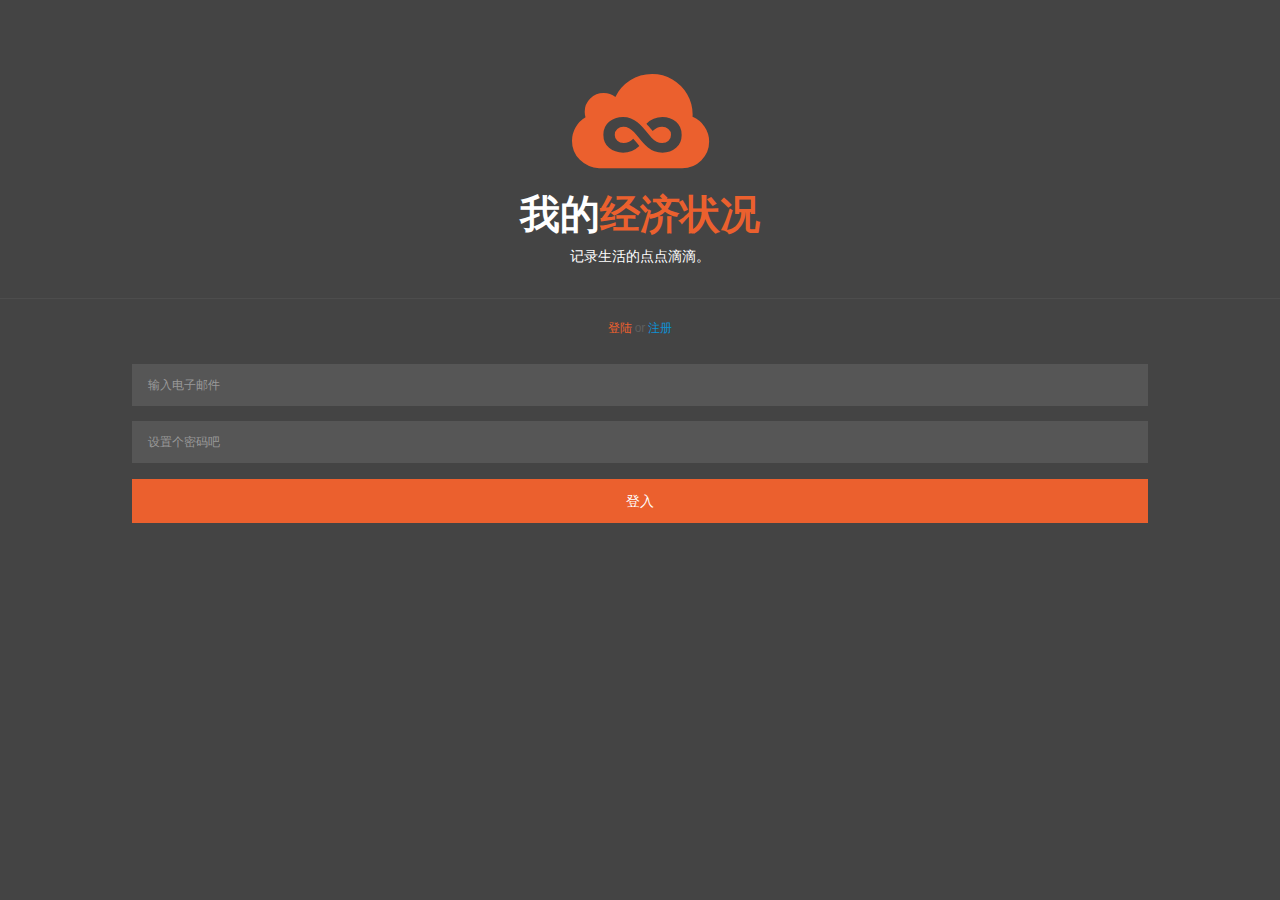
<file: src/main/resources/ui/home.html>
﻿<!DOCTYPE html>
<html xmlns="http://www.w3.org/1999/xhtml">
<head>
    <meta charset="utf-8"/>
    <meta name="viewport" content="width=device-width, initial-scale=1.0"/>
    <title>我的账单[账单主页]</title>
    <link href="https://fonts.googleapis.com/icon?family=Material+Icons" rel="stylesheet">
    <link rel="stylesheet" href="assets/materialize/css/materialize.min.css" media="screen,projection"/>
    <!-- Bootstrap Styles-->
    <link href="assets/css/bootstrap.css" rel="stylesheet"/>
    <!-- FontAwesome Styles-->
    <link href="assets/css/font-awesome.css" rel="stylesheet"/>
    <!-- Morris Chart Styles-->
    <link href="assets/js/morris/morris-0.4.3.min.css" rel="stylesheet"/>
    <!-- Custom Styles-->
    <link href="assets/css/custom-styles.css" rel="stylesheet"/>
    <!-- Google Fonts-->
    <link href='http://fonts.googleapis.com/css?family=Open+Sans' rel='stylesheet' type='text/css'/>
    <link rel="stylesheet" href="assets/js/Lightweight-Chart/cssCharts.css">
</head>

<body>
<div id="wrapper">
    <nav class="navbar navbar-default top-navbar" role="navigation">
        <div class="navbar-header">
            <button type="button" class="navbar-toggle waves-effect waves-dark" data-toggle="collapse"
                    data-target=".sidebar-collapse">
                <span class="sr-only">Toggle navigation</span>
                <span class="icon-bar"></span>
                <span class="icon-bar"></span>
                <span class="icon-bar"></span>
            </button>
            <a class="navbar-brand waves-effect waves-dark" href="home.html"><i class="large material-icons">track_changes</i>
                <strong>target</strong></a>

            <div id="sideNav" href=""><i class="material-icons dp48">toc</i></div>
        </div>

        <ul class="nav navbar-top-links navbar-right">
            <li><a class="dropdown-button waves-effect waves-dark" href="#!" data-activates="dropdown4"><i
                    class="fa fa-envelope fa-fw"></i> <i class="material-icons right">arrow_drop_down</i></a></li>
            <li><a class="dropdown-button waves-effect waves-dark" href="#!" data-activates="dropdown3"><i
                    class="fa fa-tasks fa-fw"></i> <i class="material-icons right">arrow_drop_down</i></a></li>
            <li><a class="dropdown-button waves-effect waves-dark" href="#!" data-activates="dropdown2"><i
                    class="fa fa-bell fa-fw"></i> <i class="material-icons right">arrow_drop_down</i></a></li>
            <li>
                <a class="dropdown-button waves-effect waves-dark" href="#!" data-activates="dropdown1">
                    <i class="fa fa-user fa-fw"></i>
                    <b class="user-name">John Doe</b>
                    <i class="material-icons right">arrow_drop_down</i>
                </a>
            </li>
        </ul>
    </nav>
    <!-- Dropdown Structure -->
    <ul id="dropdown1" class="dropdown-content">
        <li><a href="#"><i class="fa fa-user fa-fw"></i> My Profile</a>
        </li>
        <li><a href="#"><i class="fa fa-gear fa-fw"></i> Settings</a>
        </li>
        <li><a href="#"><i class="fa fa-sign-out fa-fw logout"></i> Logout</a>
        </li>
    </ul>
    <ul id="dropdown2" class="dropdown-content w250">
        <li>
            <div>
                <i class="fa fa-comment fa-fw"></i> New Comment
                <span class="pull-right text-muted small">4 min</span>
            </div>
            </a>
        </li>
        <li class="divider"></li>
        <li>
            <div>
                <i class="fa fa-twitter fa-fw"></i> 3 New Followers
                <span class="pull-right text-muted small">12 min</span>
            </div>
            </a>
        </li>
        <li class="divider"></li>
        <li>
            <div>
                <i class="fa fa-envelope fa-fw"></i> Message Sent
                <span class="pull-right text-muted small">4 min</span>
            </div>
            </a>
        </li>
        <li class="divider"></li>
        <li>
            <div>
                <i class="fa fa-tasks fa-fw"></i> New Task
                <span class="pull-right text-muted small">4 min</span>
            </div>
            </a>
        </li>
        <li class="divider"></li>
        <li>
            <div>
                <i class="fa fa-upload fa-fw"></i> Server Rebooted
                <span class="pull-right text-muted small">4 min</span>
            </div>
            </a>
        </li>
        <li class="divider"></li>
        <li>
            <a class="text-center" href="#">
                <strong>See All Alerts</strong>
                <i class="fa fa-angle-right"></i>
            </a>
        </li>
    </ul>
    <ul id="dropdown3" class="dropdown-content dropdown-tasks w250">
        <li>
            <a href="#">
                <div>
                    <p>
                        <strong>Task 1</strong>
                        <span class="pull-right text-muted">60% Complete</span>
                    </p>
                    <div class="progress progress-striped active">
                        <div class="progress-bar progress-bar-success" role="progressbar" aria-valuenow="60"
                             aria-valuemin="0" aria-valuemax="100" style="width: 60%">
                            <span class="sr-only">60% Complete (success)</span>
                        </div>
                    </div>
                </div>
            </a>
        </li>
        <li class="divider"></li>
        <li>
            <a href="#">
                <div>
                    <p>
                        <strong>Task 2</strong>
                        <span class="pull-right text-muted">28% Complete</span>
                    </p>
                    <div class="progress progress-striped active">
                        <div class="progress-bar progress-bar-info" role="progressbar" aria-valuenow="28"
                             aria-valuemin="0" aria-valuemax="100" style="width: 28%">
                            <span class="sr-only">28% Complete</span>
                        </div>
                    </div>
                </div>
            </a>
        </li>
        <li class="divider"></li>
        <li>
            <a href="#">
                <div>
                    <p>
                        <strong>Task 3</strong>
                        <span class="pull-right text-muted">60% Complete</span>
                    </p>
                    <div class="progress progress-striped active">
                        <div class="progress-bar progress-bar-warning" role="progressbar" aria-valuenow="60"
                             aria-valuemin="0" aria-valuemax="100" style="width: 60%">
                            <span class="sr-only">60% Complete (warning)</span>
                        </div>
                    </div>
                </div>
            </a>
        </li>
        <li class="divider"></li>
        <li>
            <a href="#">
                <div>
                    <p>
                        <strong>Task 4</strong>
                        <span class="pull-right text-muted">85% Complete</span>
                    </p>
                    <div class="progress progress-striped active">
                        <div class="progress-bar progress-bar-danger" role="progressbar" aria-valuenow="85"
                             aria-valuemin="0" aria-valuemax="100" style="width: 85%">
                            <span class="sr-only">85% Complete (danger)</span>
                        </div>
                    </div>
                </div>
            </a>
        </li>
        <li class="divider"></li>
        <li>
    </ul>
    <ul id="dropdown4" class="dropdown-content dropdown-tasks w250 taskList">
        <li>
            <div>
                <strong>John Doe</strong>
                <span class="pull-right text-muted">
                                        <em>Today</em>
                                    </span>
            </div>
            <p>Lorem Ipsum has been the industry's standard dummy text ever since the 1500s...</p>
            </a>
        </li>
        <li class="divider"></li>
        <li>
            <div>
                <strong>John Smith</strong>
                <span class="pull-right text-muted">
                                        <em>Yesterday</em>
                                    </span>
            </div>
            <p>Lorem Ipsum has been the industry's standard dummy text ever since an kwilnw...</p>
            </a>
        </li>
        <li class="divider"></li>
        <li>
            <a href="#">
                <div>
                    <strong>John Smith</strong>
                    <span class="pull-right text-muted">
                                        <em>Yesterday</em>
                                    </span>
                </div>
                <p>Lorem Ipsum has been the industry's standard dummy text ever since the...</p>
            </a>
        </li>
        <li class="divider"></li>
        <li>
            <a class="text-center" href="#">
                <strong>Read All Messages</strong>
                <i class="fa fa-angle-right"></i>
            </a>
        </li>
    </ul>
    <!--/. NAV TOP  -->
    <nav class="navbar-default navbar-side" role="navigation">
        <div class="sidebar-collapse">
            <ul class="nav" id="main-menu">

                <li>
                    <a class="active-menu waves-effect waves-dark" href="home.html"><i class="fa fa-dashboard"></i>
                        Dashboard</a>
                </li>
                <li>
                    <a href="ui-elements.html" class="waves-effect waves-dark"><i class="fa fa-desktop"></i> UI Elements</a>
                </li>
                <li>
                    <a href="chart.html" class="waves-effect waves-dark"><i class="fa fa-bar-chart-o"></i> Charts</a>
                </li>
                <li>
                    <a href="tab-panel.html" class="waves-effect waves-dark"><i class="fa fa-qrcode"></i> Tabs & Panels</a>
                </li>

                <li>
                    <a href="table.html" class="waves-effect waves-dark"><i class="fa fa-table"></i> Responsive
                        Tables</a>
                </li>
                <li>
                    <a href="form.html" class="waves-effect waves-dark"><i class="fa fa-edit"></i> Forms </a>
                </li>


                <li>
                    <a href="#" class="waves-effect waves-dark"><i class="fa fa-sitemap"></i> Multi-Level Dropdown<span
                            class="fa arrow"></span></a>
                    <ul class="nav nav-second-level">
                        <li>
                            <a href="#">Second Level Link</a>
                        </li>
                        <li>
                            <a href="#">Second Level Link</a>
                        </li>
                        <li>
                            <a href="#">Second Level Link<span class="fa arrow"></span></a>
                            <ul class="nav nav-third-level">
                                <li>
                                    <a href="#">Third Level Link</a>
                                </li>
                                <li>
                                    <a href="#">Third Level Link</a>
                                </li>
                                <li>
                                    <a href="#">Third Level Link</a>
                                </li>

                            </ul>

                        </li>
                    </ul>
                </li>
                <li>
                    <a href="empty.html" class="waves-effect waves-dark"><i class="fa fa-fw fa-file"></i> Empty Page</a>
                </li>
            </ul>

        </div>

    </nav>
    <!-- /. NAV SIDE  -->

    <div id="page-wrapper">
        <div class="header">
            <h1 class="page-header">
                我的账单
            </h1>
            <ol class="breadcrumb">

            </ol>

        </div>
        <div id="page-inner">

            <div class="dashboard-cards">
                <div class="row">
                    <div class="col-xs-12 col-sm-6 col-md-3">

                        <div class="card horizontal cardIcon waves-effect waves-dark">
                            <div class="card-image blue">
                                <i class="material-icons dp48">import_export</i>
                            </div>
                            <div class="card-stacked blue">
                                <div class="card-content">
                                    <h3>84,198</h3>
                                </div>
                                <div class="card-action">
                                    <strong>记录支出</strong>
                                </div>
                            </div>
                        </div>

                    </div>
                    <div class="col-xs-12 col-sm-6 col-md-3">

                        <div class="card horizontal cardIcon waves-effect waves-dark">
                            <div class="card-image green">
                                <i class="material-icons dp48">supervisor_account</i>
                            </div>
                            <div class="card-stacked green">
                                <div class="card-content">
                                    <h3>88,658</h3>
                                </div>
                                <div class="card-action">
                                    <strong>记录收入</strong>
                                </div>
                            </div>
                        </div>

                    </div>
                </div>
            </div>
            <!-- /. ROW  -->
            <div class="row">
                <div class="col-xs-12 col-sm-12 col-md-5">
                    <div class="row">
                        <div class="col-xs-12">
                            <div class="card">
                                <div class="card-image donutpad">
                                    <div id="morris-donut-chart"></div>
                                </div>
                                <div class="card-action">
                                    <b>Donut Chart Example</b>
                                </div>
                            </div>
                        </div>
                    </div>
                </div><!--/.row-->
            </div>


            <div class="row">
                <div class="col-md-5">
                    <div class="card">
                        <div class="card-image">
                            <div id="morris-line-chart"></div>
                        </div>
                        <div class="card-action">
                            <b>Line Chart</b>
                        </div>
                    </div>

                </div>

                <div class="col-md-7">
                    <div class="card">
                        <div class="card-image">
                            <div id="morris-bar-chart"></div>
                        </div>
                        <div class="card-action">
                            <b> Bar Chart Example</b>
                        </div>
                    </div>
                </div>

            </div>


            <div class="row">
                <div class="col-xs-12">
                    <div class="card">
                        <div class="card-image">
                            <div id="morris-area-chart"></div>
                        </div>
                        <div class="card-action">
                            <b>Area Chart</b>
                        </div>
                    </div>
                </div>

            </div>
            <div class="row">
                <div class="col-md-12">

                </div>
            </div>
            <!-- /. ROW  -->


            <div class="row">
                <div class="col-md-4 col-sm-12 col-xs-12">
                    <div class="card">
                        <div class="card-action">
                            <b>Tasks Panel</b>
                        </div>
                        <div class="card-image">
                            <div class="collection">
                                <a href="#!" class="collection-item">Red<span class="new badge red"
                                                                              data-badge-caption="red">4</span></a>
                                <a href="#!" class="collection-item">Blue<span class="new badge blue"
                                                                               data-badge-caption="blue">4</span></a>
                                <a href="#!" class="collection-item"><span class="badge">1</span>Alan</a>
                                <a href="#!" class="collection-item"><span class="new badge">4</span>Alan</a>
                                <a href="#!" class="collection-item">Alan<span class="new badge blue"
                                                                               data-badge-caption="blue">4</span></a>
                                <a href="#!" class="collection-item"><span class="badge">14</span>Alan</a>
                                <a href="#!" class="collection-item">Custom Badge Captions<span class="new badge"
                                                                                                data-badge-caption="custom caption">4</span></a>
                                <a href="#!" class="collection-item">Custom Badge Captions<span class="badge"
                                                                                                data-badge-caption="custom caption">4</span></a>
                            </div>
                        </div>

                    </div>

                </div>
                <div class="col-md-8 col-sm-12 col-xs-12">
                    <div class="card">
                        <div class="card-action">
                            <b>User List</b>
                        </div>
                        <div class="card-image">
                            <ul class="collection">
                                <li class="collection-item avatar">
                                    <i class="material-icons circle green">track_changes</i>
                                    <span class="title">Title</span>
                                    <p>First Line <br>
                                        Second Line
                                    </p>
                                    <a href="#!" class="secondary-content"><i class="material-icons">grade</i></a>
                                </li>
                                <li class="collection-item avatar">
                                    <i class="material-icons circle">folder</i>
                                    <span class="title">Title</span>
                                    <p>First Line <br>
                                        Second Line
                                    </p>
                                    <a href="#!" class="secondary-content"><i class="material-icons">grade</i></a>
                                </li>
                                <li class="collection-item avatar">
                                    <i class="material-icons circle green">track_changes</i>
                                    <span class="title">Title</span>
                                    <p>First Line <br>
                                        Second Line
                                    </p>
                                    <a href="#!" class="secondary-content"><i class="material-icons">grade</i></a>
                                </li>
                                <li class="collection-item avatar">
                                    <i class="material-icons circle red">play_arrow</i>
                                    <span class="title">Title</span>
                                    <p>First Line <br>
                                        Second Line
                                    </p>
                                    <a href="#!" class="secondary-content"><i class="material-icons">grade</i></a>
                                </li>
                            </ul>
                        </div>
                    </div>


                </div>
            </div>
            <!-- /. ROW  -->
            <div class="fixed-action-btn horizontal click-to-toggle">
                <a class="btn-floating btn-large red">
                    <i class="material-icons">menu</i>
                </a>
                <ul>
                    <li><a class="btn-floating red"><i class="material-icons">track_changes</i></a></li>
                    <li><a class="btn-floating yellow darken-1"><i class="material-icons">format_quote</i></a></li>
                    <li><a class="btn-floating green"><i class="material-icons">publish</i></a></li>
                    <li><a class="btn-floating blue"><i class="material-icons">attach_file</i></a></li>
                </ul>
            </div>

            <footer><p>All right reserved. Template WebThemez.com. More Templates <a href="http://www.cssmoban.com/"
                                                                                     target="_blank"
                                                                                     title="模板之家">模板之家</a> - Collect
                from <a href="http://www.cssmoban.com/" title="网页模板" target="_blank">网页模板</a></p>>


            </footer>
        </div>
        <!-- /. PAGE INNER  -->
    </div>
    <!-- /. PAGE WRAPPER  -->
</div>
<!-- /. WRAPPER  -->
<!-- JS Scripts-->
<!-- jQuery Js -->
<script src="assets/js/global.js"></script>

<!-- Bootstrap Js -->
<script src="assets/js/bootstrap.min.js"></script>

<script src="assets/materialize/js/materialize.min.js"></script>

<!-- Metis Menu Js -->
<script src="assets/js/jquery.metisMenu.js"></script>
<!-- Morris Chart Js -->
<script src="assets/js/morris/raphael-2.1.0.min.js"></script>
<script src="assets/js/morris/morris.js"></script>


<script src="assets/js/easypiechart.js"></script>
<script src="assets/js/easypiechart-data.js"></script>

<script src="assets/js/Lightweight-Chart/jquery.chart.js"></script>

<!-- Custom Js -->
<script src="assets/js/custom-scripts.js"></script>


</body>

</html>
</file>
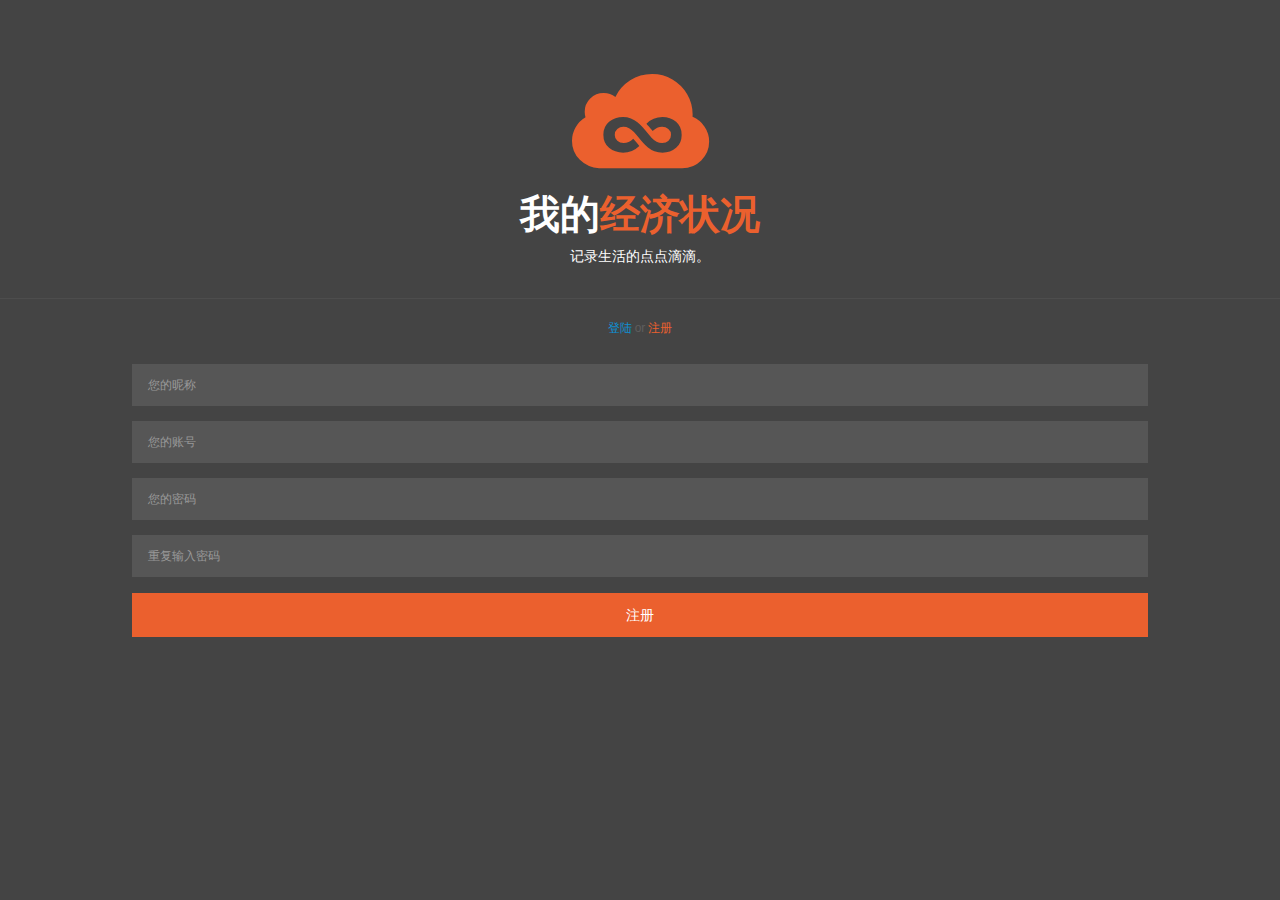
<file: src/main/resources/ui/register.html>
<!doctype html>
<html class="no-js">
<head>
	<meta charset="utf-8"/>
	<meta http-equiv="X-UA-Compatible" content="IE=edge"/>
	<meta name="description" content=""/>
	<meta name="keywords" content=""/>
	<meta name="viewport"
		content="width=device-width, initial-scale=1, maximum-scale=1, user-scalable=no"/>
	<title>注册</title>
	<meta name="renderer" content="webkit"/>
	<meta http-equiv="Cache-Control" content="no-siteapp"/>
	<link rel="stylesheet" href="assets/css/amazeui.min.css"/>
	<link rel="stylesheet" href="assets/css/app.css"/>
	<link rel="stylesheet" href="assets/css/toastr.min.css"/>

	<script src="assets/js/jquery-1.10.2.js" ></script>
	<script src="assets/js/jquery.cookie.js"></script>
	<script src="assets/js/toastr.min.js"></script>
	<script>

        $(
            function () {
                $("#register").click(function () {
                    var name = $("#name").val();
                    var username = $("#username").val();
                    var password = $("#password").val();
                    var passwordAgain = $("#password-again").val();

                    if(password != passwordAgain){
                        toastr.warning("两次输入的密码不一致");
                        $("#password-again").val("");
                        $("#password").val("").focus();
                        return
                    }

                    var registerParam = {"name":name, "username":username,
                        "password":password};

                    $.post("/user/register", registerParam, function (ret) {
                        if(ret.status < 0){
                            toastr.error(ret.msg);
                            return ;
                        }
                        $.cookie('user', ret, { expires: 7 });
                        $(location).attr('href', 'home.html');
                    }, "JSON")
                })
            }
        )


	</script>

</head>
<body>
<div class="am-g myapp-login">
	<div class="myapp-login-logo-block">
		<div class="myapp-login-logo">
			<i class="am-icon-jsfiddle"></i>
		</div>
		<div class="myapp-login-logo-text">
			<div class="myapp-login-logo-text">
				我的<span>经济状况</span>
				<div class="info">记录生活的点点滴滴。</div>
			</div>
		</div>

		<div class="login-font">
			<span><a href="index.html">登陆</a></span> or <i> 注册</i>
		</div>
		<div class="am-u-sm-10 login-am-center">
			<div class="am-form">
				<fieldset>

					<div class="am-form-group">
						<input type="text" class="" id="name" placeholder="您的昵称">
					</div>

					<div class="am-form-group">
						<input type="text" class="" id="username" placeholder="您的账号">
					</div>

					<div class="am-form-group">
						<input type="password" class="" id="password" placeholder="您的密码">
					</div>

					<div class="am-form-group">
						<input type="password" class="" id="password-again" placeholder="重复输入密码">
					</div>

					<p><button class="am-btn am-btn-default" id="register" >注册</button></p>
				</fieldset>
			</div>
		</div>
	</div>
</div>




</body>
</html>
</file>
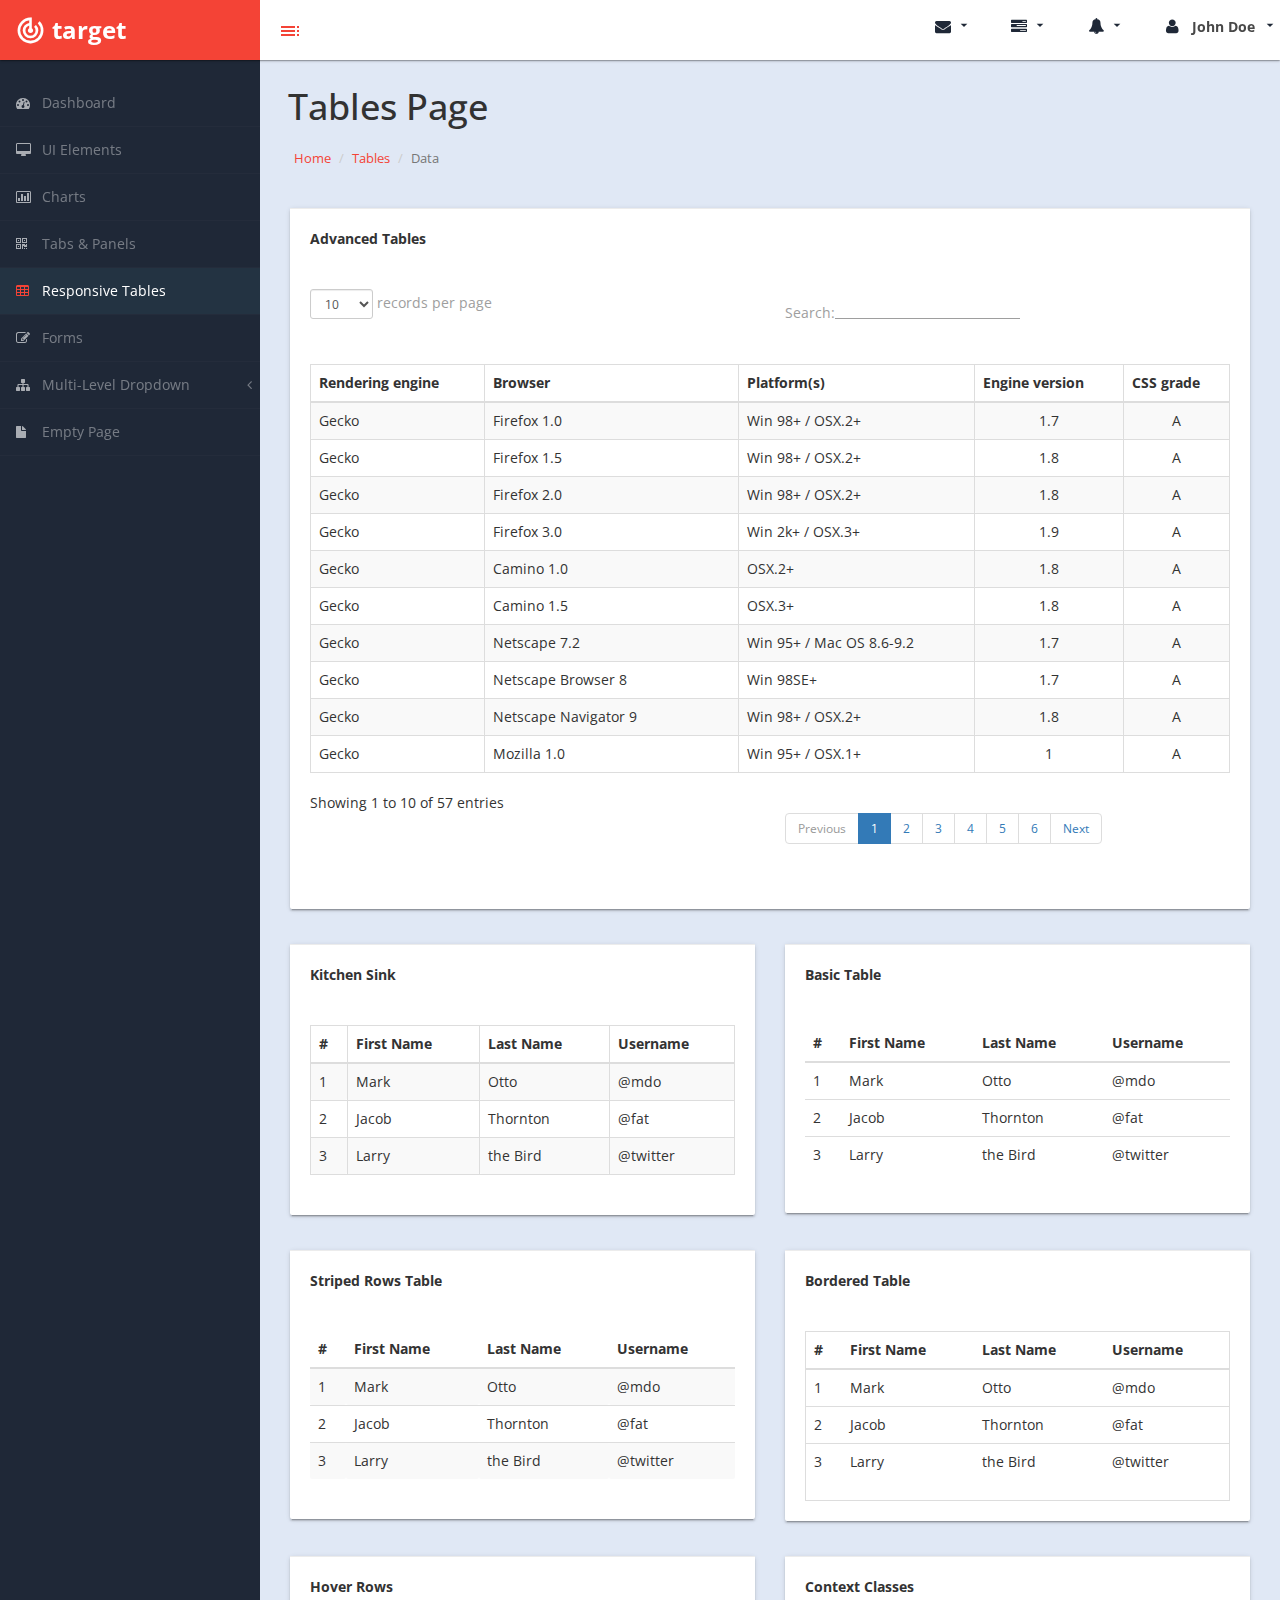
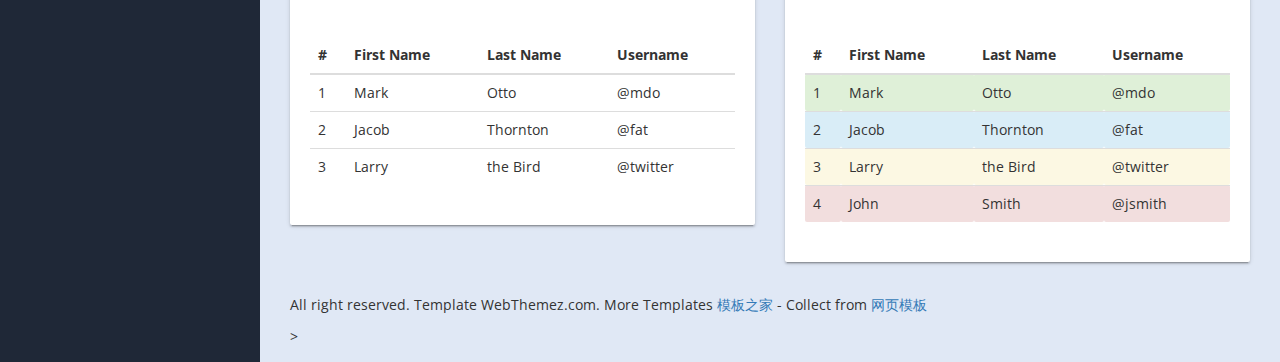
<file: src/main/resources/ui/table.html>
﻿<!DOCTYPE html>
<html xmlns="http://www.w3.org/1999/xhtml">

<head>
    <meta charset="utf-8" />
    <meta name="viewport" content="width=device-width, initial-scale=1.0" />
    <title>Track Material Design Bootstrap Admin Template</title>
	
	<link href="https://fonts.googleapis.com/icon?family=Material+Icons" rel="stylesheet">
	<link rel="stylesheet" href="assets/materialize/css/materialize.min.css" media="screen,projection" />
    <!-- Bootstrap Styles-->
    <link href="assets/css/bootstrap.css" rel="stylesheet" />
    <!-- FontAwesome Styles-->
    <link href="assets/css/font-awesome.css" rel="stylesheet" />
    <!-- Morris Chart Styles-->
    <link href="assets/js/morris/morris-0.4.3.min.css" rel="stylesheet" />
    <!-- Custom Styles-->
    <link href="assets/css/custom-styles.css" rel="stylesheet" />
    <!-- Google Fonts-->
    <link href='http://fonts.googleapis.com/css?family=Open+Sans' rel='stylesheet' type='text/css' />
    <link rel="stylesheet" href="assets/js/Lightweight-Chart/cssCharts.css"> 
</head>
<body>
    <div id="wrapper">
        <nav class="navbar navbar-default top-navbar" role="navigation">
            <div class="navbar-header">
                <button type="button" class="navbar-toggle" data-toggle="collapse" data-target=".sidebar-collapse">
                    <span class="sr-only">Toggle navigation</span>
                    <span class="icon-bar"></span>
                    <span class="icon-bar"></span>
                    <span class="icon-bar"></span>
                </button>
                <a class="navbar-brand waves-effect waves-dark" href="home.html"><i class="large material-icons">track_changes</i> <strong>target</strong></a>
				
		<div id="sideNav" href=""><i class="material-icons dp48">toc</i></div>
            </div>

            <ul class="nav navbar-top-links navbar-right"> 
				<li><a class="dropdown-button waves-effect waves-dark" href="#!" data-activates="dropdown4"><i class="fa fa-envelope fa-fw"></i> <i class="material-icons right">arrow_drop_down</i></a></li>				
				<li><a class="dropdown-button waves-effect waves-dark" href="#!" data-activates="dropdown3"><i class="fa fa-tasks fa-fw"></i> <i class="material-icons right">arrow_drop_down</i></a></li>
				<li><a class="dropdown-button waves-effect waves-dark" href="#!" data-activates="dropdown2"><i class="fa fa-bell fa-fw"></i> <i class="material-icons right">arrow_drop_down</i></a></li>
				  <li><a class="dropdown-button waves-effect waves-dark" href="#!" data-activates="dropdown1"><i class="fa fa-user fa-fw"></i> <b>John Doe</b> <i class="material-icons right">arrow_drop_down</i></a></li>
            </ul>
        </nav>
		<!-- Dropdown Structure -->
<ul id="dropdown1" class="dropdown-content">
<li><a href="#"><i class="fa fa-user fa-fw"></i> My Profile</a>
</li>
<li><a href="#"><i class="fa fa-gear fa-fw"></i> Settings</a>
</li> 
<li><a href="#"><i class="fa fa-sign-out fa-fw"></i> Logout</a>
</li>
</ul>
<ul id="dropdown2" class="dropdown-content w250">
  <li>
                            <a href="#">
                                <div>
                                    <i class="fa fa-comment fa-fw"></i> New Comment
                                    <span class="pull-right text-muted small">4 min</span>
                                </div>
                            </a>
                        </li>
                        <li class="divider"></li>
                        <li>
                            <a href="#">
                                <div>
                                    <i class="fa fa-twitter fa-fw"></i> 3 New Followers
                                    <span class="pull-right text-muted small">12 min</span>
                                </div>
                            </a>
                        </li>
                        <li class="divider"></li>
                        <li>
                            <a href="#">
                                <div>
                                    <i class="fa fa-envelope fa-fw"></i> Message Sent
                                    <span class="pull-right text-muted small">4 min</span>
                                </div>
                            </a>
                        </li>
                        <li class="divider"></li>
                        <li>
                            <a href="#">
                                <div>
                                    <i class="fa fa-tasks fa-fw"></i> New Task
                                    <span class="pull-right text-muted small">4 min</span>
                                </div>
                            </a>
                        </li>
                        <li class="divider"></li>
                        <li>
                            <a href="#">
                                <div>
                                    <i class="fa fa-upload fa-fw"></i> Server Rebooted
                                    <span class="pull-right text-muted small">4 min</span>
                                </div>
                            </a>
                        </li>
                        <li class="divider"></li>
                        <li>
                            <a class="text-center" href="#">
                                <strong>See All Alerts</strong>
                                <i class="fa fa-angle-right"></i>
                            </a>
                        </li>
</ul>
<ul id="dropdown3" class="dropdown-content dropdown-tasks w250">
<li>
		<a href="#">
			<div>
				<p>
					<strong>Task 1</strong>
					<span class="pull-right text-muted">60% Complete</span>
				</p>
				<div class="progress progress-striped active">
					<div class="progress-bar progress-bar-success" role="progressbar" aria-valuenow="60" aria-valuemin="0" aria-valuemax="100" style="width: 60%">
						<span class="sr-only">60% Complete (success)</span>
					</div>
				</div>
			</div>
		</a>
	</li>
	<li class="divider"></li>
	<li>
		<a href="#">
			<div>
				<p>
					<strong>Task 2</strong>
					<span class="pull-right text-muted">28% Complete</span>
				</p>
				<div class="progress progress-striped active">
					<div class="progress-bar progress-bar-info" role="progressbar" aria-valuenow="28" aria-valuemin="0" aria-valuemax="100" style="width: 28%">
						<span class="sr-only">28% Complete</span>
					</div>
				</div>
			</div>
		</a>
	</li>
	<li class="divider"></li>
	<li>
		<a href="#">
			<div>
				<p>
					<strong>Task 3</strong>
					<span class="pull-right text-muted">60% Complete</span>
				</p>
				<div class="progress progress-striped active">
					<div class="progress-bar progress-bar-warning" role="progressbar" aria-valuenow="60" aria-valuemin="0" aria-valuemax="100" style="width: 60%">
						<span class="sr-only">60% Complete (warning)</span>
					</div>
				</div>
			</div>
		</a>
	</li>
	<li class="divider"></li>
	<li>
		<a href="#">
			<div>
				<p>
					<strong>Task 4</strong>
					<span class="pull-right text-muted">85% Complete</span>
				</p>
				<div class="progress progress-striped active">
					<div class="progress-bar progress-bar-danger" role="progressbar" aria-valuenow="85" aria-valuemin="0" aria-valuemax="100" style="width: 85%">
						<span class="sr-only">85% Complete (danger)</span>
					</div>
				</div>
			</div>
		</a>
	</li>
	<li class="divider"></li>
	<li>
</ul>   
<ul id="dropdown4" class="dropdown-content dropdown-tasks w250 taskList">
  <li>
                                <div>
                                    <strong>John Doe</strong>
                                    <span class="pull-right text-muted">
                                        <em>Today</em>
                                    </span>
                                </div>
                                <p>Lorem Ipsum has been the industry's standard dummy text ever since the 1500s...</p>
                            </a>
                        </li>
                        <li class="divider"></li>
                        <li>
                                <div>
                                    <strong>John Smith</strong>
                                    <span class="pull-right text-muted">
                                        <em>Yesterday</em>
                                    </span>
                                </div>
                                <p>Lorem Ipsum has been the industry's standard dummy text ever since an kwilnw...</p>
                            </a>
                        </li>
                        <li class="divider"></li>
                        <li>
                            <a href="#">
                                <div>
                                    <strong>John Smith</strong>
                                    <span class="pull-right text-muted">
                                        <em>Yesterday</em>
                                    </span>
                                </div>
                                <p>Lorem Ipsum has been the industry's standard dummy text ever since the...</p>
                            </a>
                        </li>
                        <li class="divider"></li>
                        <li>
                            <a class="text-center" href="#">
                                <strong>Read All Messages</strong>
                                <i class="fa fa-angle-right"></i>
                            </a>
                        </li>
</ul>   
	   <!--/. NAV TOP  -->
        <!--/. NAV TOP  -->
        <nav class="navbar-default navbar-side" role="navigation">
            <div class="sidebar-collapse">
                <ul class="nav" id="main-menu">

                    <li>
                        <a href="home.html" class="waves-effect waves-dark"><i class="fa fa-dashboard"></i> Dashboard</a>
                    </li>
                    <li>
                        <a href="ui-elements.html" class="waves-effect waves-dark"><i class="fa fa-desktop"></i> UI Elements</a>
                    </li>
					<li>
                        <a href="chart.html" class="waves-effect waves-dark"><i class="fa fa-bar-chart-o"></i> Charts</a>
                    </li>
                    <li>
                        <a href="tab-panel.html" class="waves-effect waves-dark"><i class="fa fa-qrcode"></i> Tabs & Panels</a>
                    </li>
                    
                    <li>
                        <a href="table.html" class="active-menu waves-effect waves-dark"><i class="fa fa-table"></i> Responsive Tables</a>
                    </li>
                    <li>
                        <a href="form.html" class="waves-effect waves-dark"><i class="fa fa-edit"></i> Forms </a>
                    </li>


                    <li>
                        <a href="#" class="waves-effect waves-dark"><i class="fa fa-sitemap"></i> Multi-Level Dropdown<span class="fa arrow"></span></a>
                        <ul class="nav nav-second-level">
                            <li>
                                <a href="#">Second Level Link</a>
                            </li>
                            <li>
                                <a href="#">Second Level Link</a>
                            </li>
                            <li>
                                <a href="#">Second Level Link<span class="fa arrow"></span></a>
                                <ul class="nav nav-third-level">
                                    <li>
                                        <a href="#">Third Level Link</a>
                                    </li>
                                    <li>
                                        <a href="#">Third Level Link</a>
                                    </li>
                                    <li>
                                        <a href="#">Third Level Link</a>
                                    </li>

                                </ul>

                            </li>
                        </ul>
                    </li>
                    <li>
                        <a href="empty.html" class="waves-effect waves-dark"><i class="fa fa-fw fa-file"></i> Empty Page</a>
                    </li>
                </ul>

            </div>

        </nav>
        <!-- /. NAV SIDE  -->
        <div id="page-wrapper" >
		  <div class="header"> 
                        <h1 class="page-header">
                            Tables Page
                        </h1>
						<ol class="breadcrumb">
					  <li><a href="#">Home</a></li>
					  <li><a href="#">Tables</a></li>
					  <li class="active">Data</li>
					</ol> 
									
		</div>
		
            <div id="page-inner"> 
               
            <div class="row">
                <div class="col-md-12">
                    <!-- Advanced Tables -->
                    <div class="card">
                        <div class="card-action">
                             Advanced Tables
                        </div>
                        <div class="card-content">
                            <div class="table-responsive">
                                <table class="table table-striped table-bordered table-hover" id="dataTables-example">
                                    <thead>
                                        <tr>
                                            <th>Rendering engine</th>
                                            <th>Browser</th>
                                            <th>Platform(s)</th>
                                            <th>Engine version</th>
                                            <th>CSS grade</th>
                                        </tr>
                                    </thead>
                                    <tbody>
                                        <tr class="odd gradeX">
                                            <td>Trident</td>
                                            <td>Internet Explorer 4.0</td>
                                            <td>Win 95+</td>
                                            <td class="center">4</td>
                                            <td class="center">X</td>
                                        </tr>
                                        <tr class="even gradeC">
                                            <td>Trident</td>
                                            <td>Internet Explorer 5.0</td>
                                            <td>Win 95+</td>
                                            <td class="center">5</td>
                                            <td class="center">C</td>
                                        </tr>
                                        <tr class="odd gradeA">
                                            <td>Trident</td>
                                            <td>Internet Explorer 5.5</td>
                                            <td>Win 95+</td>
                                            <td class="center">5.5</td>
                                            <td class="center">A</td>
                                        </tr>
                                        <tr class="even gradeA">
                                            <td>Trident</td>
                                            <td>Internet Explorer 6</td>
                                            <td>Win 98+</td>
                                            <td class="center">6</td>
                                            <td class="center">A</td>
                                        </tr>
                                        <tr class="odd gradeA">
                                            <td>Trident</td>
                                            <td>Internet Explorer 7</td>
                                            <td>Win XP SP2+</td>
                                            <td class="center">7</td>
                                            <td class="center">A</td>
                                        </tr>
                                        <tr class="even gradeA">
                                            <td>Trident</td>
                                            <td>AOL browser (AOL desktop)</td>
                                            <td>Win XP</td>
                                            <td class="center">6</td>
                                            <td class="center">A</td>
                                        </tr>
                                        <tr class="gradeA">
                                            <td>Gecko</td>
                                            <td>Firefox 1.0</td>
                                            <td>Win 98+ / OSX.2+</td>
                                            <td class="center">1.7</td>
                                            <td class="center">A</td>
                                        </tr>
                                        <tr class="gradeA">
                                            <td>Gecko</td>
                                            <td>Firefox 1.5</td>
                                            <td>Win 98+ / OSX.2+</td>
                                            <td class="center">1.8</td>
                                            <td class="center">A</td>
                                        </tr>
                                        <tr class="gradeA">
                                            <td>Gecko</td>
                                            <td>Firefox 2.0</td>
                                            <td>Win 98+ / OSX.2+</td>
                                            <td class="center">1.8</td>
                                            <td class="center">A</td>
                                        </tr>
                                        <tr class="gradeA">
                                            <td>Gecko</td>
                                            <td>Firefox 3.0</td>
                                            <td>Win 2k+ / OSX.3+</td>
                                            <td class="center">1.9</td>
                                            <td class="center">A</td>
                                        </tr>
                                        <tr class="gradeA">
                                            <td>Gecko</td>
                                            <td>Camino 1.0</td>
                                            <td>OSX.2+</td>
                                            <td class="center">1.8</td>
                                            <td class="center">A</td>
                                        </tr>
                                        <tr class="gradeA">
                                            <td>Gecko</td>
                                            <td>Camino 1.5</td>
                                            <td>OSX.3+</td>
                                            <td class="center">1.8</td>
                                            <td class="center">A</td>
                                        </tr>
                                        <tr class="gradeA">
                                            <td>Gecko</td>
                                            <td>Netscape 7.2</td>
                                            <td>Win 95+ / Mac OS 8.6-9.2</td>
                                            <td class="center">1.7</td>
                                            <td class="center">A</td>
                                        </tr>
                                        <tr class="gradeA">
                                            <td>Gecko</td>
                                            <td>Netscape Browser 8</td>
                                            <td>Win 98SE+</td>
                                            <td class="center">1.7</td>
                                            <td class="center">A</td>
                                        </tr>
                                        <tr class="gradeA">
                                            <td>Gecko</td>
                                            <td>Netscape Navigator 9</td>
                                            <td>Win 98+ / OSX.2+</td>
                                            <td class="center">1.8</td>
                                            <td class="center">A</td>
                                        </tr>
                                        <tr class="gradeA">
                                            <td>Gecko</td>
                                            <td>Mozilla 1.0</td>
                                            <td>Win 95+ / OSX.1+</td>
                                            <td class="center">1</td>
                                            <td class="center">A</td>
                                        </tr>
                                        <tr class="gradeA">
                                            <td>Gecko</td>
                                            <td>Mozilla 1.1</td>
                                            <td>Win 95+ / OSX.1+</td>
                                            <td class="center">1.1</td>
                                            <td class="center">A</td>
                                        </tr>
                                        <tr class="gradeA">
                                            <td>Gecko</td>
                                            <td>Mozilla 1.2</td>
                                            <td>Win 95+ / OSX.1+</td>
                                            <td class="center">1.2</td>
                                            <td class="center">A</td>
                                        </tr>
                                        <tr class="gradeA">
                                            <td>Gecko</td>
                                            <td>Mozilla 1.3</td>
                                            <td>Win 95+ / OSX.1+</td>
                                            <td class="center">1.3</td>
                                            <td class="center">A</td>
                                        </tr>
                                        <tr class="gradeA">
                                            <td>Gecko</td>
                                            <td>Mozilla 1.4</td>
                                            <td>Win 95+ / OSX.1+</td>
                                            <td class="center">1.4</td>
                                            <td class="center">A</td>
                                        </tr>
                                        <tr class="gradeA">
                                            <td>Gecko</td>
                                            <td>Mozilla 1.5</td>
                                            <td>Win 95+ / OSX.1+</td>
                                            <td class="center">1.5</td>
                                            <td class="center">A</td>
                                        </tr>
                                        <tr class="gradeA">
                                            <td>Gecko</td>
                                            <td>Mozilla 1.6</td>
                                            <td>Win 95+ / OSX.1+</td>
                                            <td class="center">1.6</td>
                                            <td class="center">A</td>
                                        </tr>
                                        <tr class="gradeA">
                                            <td>Gecko</td>
                                            <td>Mozilla 1.7</td>
                                            <td>Win 98+ / OSX.1+</td>
                                            <td class="center">1.7</td>
                                            <td class="center">A</td>
                                        </tr>
                                        <tr class="gradeA">
                                            <td>Gecko</td>
                                            <td>Mozilla 1.8</td>
                                            <td>Win 98+ / OSX.1+</td>
                                            <td class="center">1.8</td>
                                            <td class="center">A</td>
                                        </tr>
                                        <tr class="gradeA">
                                            <td>Gecko</td>
                                            <td>Seamonkey 1.1</td>
                                            <td>Win 98+ / OSX.2+</td>
                                            <td class="center">1.8</td>
                                            <td class="center">A</td>
                                        </tr>
                                        <tr class="gradeA">
                                            <td>Gecko</td>
                                            <td>Epiphany 2.20</td>
                                            <td>Gnome</td>
                                            <td class="center">1.8</td>
                                            <td class="center">A</td>
                                        </tr>
                                        <tr class="gradeA">
                                            <td>Webkit</td>
                                            <td>Safari 1.2</td>
                                            <td>OSX.3</td>
                                            <td class="center">125.5</td>
                                            <td class="center">A</td>
                                        </tr>
                                        <tr class="gradeA">
                                            <td>Webkit</td>
                                            <td>Safari 1.3</td>
                                            <td>OSX.3</td>
                                            <td class="center">312.8</td>
                                            <td class="center">A</td>
                                        </tr>
                                        <tr class="gradeA">
                                            <td>Webkit</td>
                                            <td>Safari 2.0</td>
                                            <td>OSX.4+</td>
                                            <td class="center">419.3</td>
                                            <td class="center">A</td>
                                        </tr>
                                        <tr class="gradeA">
                                            <td>Webkit</td>
                                            <td>Safari 3.0</td>
                                            <td>OSX.4+</td>
                                            <td class="center">522.1</td>
                                            <td class="center">A</td>
                                        </tr>
                                        <tr class="gradeA">
                                            <td>Webkit</td>
                                            <td>OmniWeb 5.5</td>
                                            <td>OSX.4+</td>
                                            <td class="center">420</td>
                                            <td class="center">A</td>
                                        </tr>
                                        <tr class="gradeA">
                                            <td>Webkit</td>
                                            <td>iPod Touch / iPhone</td>
                                            <td>iPod</td>
                                            <td class="center">420.1</td>
                                            <td class="center">A</td>
                                        </tr>
                                        <tr class="gradeA">
                                            <td>Webkit</td>
                                            <td>S60</td>
                                            <td>S60</td>
                                            <td class="center">413</td>
                                            <td class="center">A</td>
                                        </tr>
                                        <tr class="gradeA">
                                            <td>Presto</td>
                                            <td>Opera 7.0</td>
                                            <td>Win 95+ / OSX.1+</td>
                                            <td class="center">-</td>
                                            <td class="center">A</td>
                                        </tr>
                                        <tr class="gradeA">
                                            <td>Presto</td>
                                            <td>Opera 7.5</td>
                                            <td>Win 95+ / OSX.2+</td>
                                            <td class="center">-</td>
                                            <td class="center">A</td>
                                        </tr>
                                        <tr class="gradeA">
                                            <td>Presto</td>
                                            <td>Opera 8.0</td>
                                            <td>Win 95+ / OSX.2+</td>
                                            <td class="center">-</td>
                                            <td class="center">A</td>
                                        </tr>
                                        <tr class="gradeA">
                                            <td>Presto</td>
                                            <td>Opera 8.5</td>
                                            <td>Win 95+ / OSX.2+</td>
                                            <td class="center">-</td>
                                            <td class="center">A</td>
                                        </tr>
                                        <tr class="gradeA">
                                            <td>Presto</td>
                                            <td>Opera 9.0</td>
                                            <td>Win 95+ / OSX.3+</td>
                                            <td class="center">-</td>
                                            <td class="center">A</td>
                                        </tr>
                                        <tr class="gradeA">
                                            <td>Presto</td>
                                            <td>Opera 9.2</td>
                                            <td>Win 88+ / OSX.3+</td>
                                            <td class="center">-</td>
                                            <td class="center">A</td>
                                        </tr>
                                        <tr class="gradeA">
                                            <td>Presto</td>
                                            <td>Opera 9.5</td>
                                            <td>Win 88+ / OSX.3+</td>
                                            <td class="center">-</td>
                                            <td class="center">A</td>
                                        </tr>
                                        <tr class="gradeA">
                                            <td>Presto</td>
                                            <td>Opera for Wii</td>
                                            <td>Wii</td>
                                            <td class="center">-</td>
                                            <td class="center">A</td>
                                        </tr>
                                        <tr class="gradeA">
                                            <td>Presto</td>
                                            <td>Nokia N800</td>
                                            <td>N800</td>
                                            <td class="center">-</td>
                                            <td class="center">A</td>
                                        </tr>
                                        <tr class="gradeA">
                                            <td>Presto</td>
                                            <td>Nintendo DS browser</td>
                                            <td>Nintendo DS</td>
                                            <td class="center">8.5</td>
                                            <td class="center">C/A<sup>1</sup>
                                            </td>
                                        </tr>
                                        <tr class="gradeC">
                                            <td>KHTML</td>
                                            <td>Konqureror 3.1</td>
                                            <td>KDE 3.1</td>
                                            <td class="center">3.1</td>
                                            <td class="center">C</td>
                                        </tr>
                                        <tr class="gradeA">
                                            <td>KHTML</td>
                                            <td>Konqureror 3.3</td>
                                            <td>KDE 3.3</td>
                                            <td class="center">3.3</td>
                                            <td class="center">A</td>
                                        </tr>
                                        <tr class="gradeA">
                                            <td>KHTML</td>
                                            <td>Konqureror 3.5</td>
                                            <td>KDE 3.5</td>
                                            <td class="center">3.5</td>
                                            <td class="center">A</td>
                                        </tr>
                                        <tr class="gradeX">
                                            <td>Tasman</td>
                                            <td>Internet Explorer 4.5</td>
                                            <td>Mac OS 8-9</td>
                                            <td class="center">-</td>
                                            <td class="center">X</td>
                                        </tr>
                                        <tr class="gradeC">
                                            <td>Tasman</td>
                                            <td>Internet Explorer 5.1</td>
                                            <td>Mac OS 7.6-9</td>
                                            <td class="center">1</td>
                                            <td class="center">C</td>
                                        </tr>
                                        <tr class="gradeC">
                                            <td>Tasman</td>
                                            <td>Internet Explorer 5.2</td>
                                            <td>Mac OS 8-X</td>
                                            <td class="center">1</td>
                                            <td class="center">C</td>
                                        </tr>
                                        <tr class="gradeA">
                                            <td>Misc</td>
                                            <td>NetFront 3.1</td>
                                            <td>Embedded devices</td>
                                            <td class="center">-</td>
                                            <td class="center">C</td>
                                        </tr>
                                        <tr class="gradeA">
                                            <td>Misc</td>
                                            <td>NetFront 3.4</td>
                                            <td>Embedded devices</td>
                                            <td class="center">-</td>
                                            <td class="center">A</td>
                                        </tr>
                                        <tr class="gradeX">
                                            <td>Misc</td>
                                            <td>Dillo 0.8</td>
                                            <td>Embedded devices</td>
                                            <td class="center">-</td>
                                            <td class="center">X</td>
                                        </tr>
                                        <tr class="gradeX">
                                            <td>Misc</td>
                                            <td>Links</td>
                                            <td>Text only</td>
                                            <td class="center">-</td>
                                            <td class="center">X</td>
                                        </tr>
                                        <tr class="gradeX">
                                            <td>Misc</td>
                                            <td>Lynx</td>
                                            <td>Text only</td>
                                            <td class="center">-</td>
                                            <td class="center">X</td>
                                        </tr>
                                        <tr class="gradeC">
                                            <td>Misc</td>
                                            <td>IE Mobile</td>
                                            <td>Windows Mobile 6</td>
                                            <td class="center">-</td>
                                            <td class="center">C</td>
                                        </tr>
                                        <tr class="gradeC">
                                            <td>Misc</td>
                                            <td>PSP browser</td>
                                            <td>PSP</td>
                                            <td class="center">-</td>
                                            <td class="center">C</td>
                                        </tr>
                                        <tr class="gradeU">
                                            <td>Other browsers</td>
                                            <td>All others</td>
                                            <td>-</td>
                                            <td class="center">-</td>
                                            <td class="center">U</td>
                                        </tr>
                                    </tbody>
                                </table>
                            </div>
                            
                        </div>
                    </div>
                    <!--End Advanced Tables -->
                </div>
            </div>
                <!-- /. ROW  -->
            <div class="row">
                <div class="col-md-6">
                  <!--   Kitchen Sink -->
                    <div class="card">
                        <div class="card-action">
                            Kitchen Sink
                        </div>
                        <div class="card-content">
                            <div class="table-responsive">
                                <table class="table table-striped table-bordered table-hover">
                                    <thead>
                                        <tr>
                                            <th>#</th>
                                            <th>First Name</th>
                                            <th>Last Name</th>
                                            <th>Username</th>
                                        </tr>
                                    </thead>
                                    <tbody>
                                        <tr>
                                            <td>1</td>
                                            <td>Mark</td>
                                            <td>Otto</td>
                                            <td>@mdo</td>
                                        </tr>
                                        <tr>
                                            <td>2</td>
                                            <td>Jacob</td>
                                            <td>Thornton</td>
                                            <td>@fat</td>
                                        </tr>
                                        <tr>
                                            <td>3</td>
                                            <td>Larry</td>
                                            <td>the Bird</td>
                                            <td>@twitter</td>
                                        </tr>
                                    </tbody>
                                </table>
                            </div>
                        </div>
                    </div>
                     <!-- End  Kitchen Sink -->
                </div>
                <div class="col-md-6">
                     <!--   Basic Table  -->
                    <div class="card">
                        <div class="card-action">
                            Basic Table
                        </div>
                        <div class="card-content">
                            <div class="table-responsive">
                                <table class="table">
                                    <thead>
                                        <tr>
                                            <th>#</th>
                                            <th>First Name</th>
                                            <th>Last Name</th>
                                            <th>Username</th>
                                        </tr>
                                    </thead>
                                    <tbody>
                                        <tr>
                                            <td>1</td>
                                            <td>Mark</td>
                                            <td>Otto</td>
                                            <td>@mdo</td>
                                        </tr>
                                        <tr>
                                            <td>2</td>
                                            <td>Jacob</td>
                                            <td>Thornton</td>
                                            <td>@fat</td>
                                        </tr>
                                        <tr>
                                            <td>3</td>
                                            <td>Larry</td>
                                            <td>the Bird</td>
                                            <td>@twitter</td>
                                        </tr>
                                    </tbody>
                                </table>
                            </div>
                        </div>
                    </div>
                      <!-- End  Basic Table  -->
                </div>
            </div>
                <!-- /. ROW  -->
            <div class="row">
                <div class="col-md-6">
                      <!--    Striped Rows Table  -->
                    <div class="card">
                        <div class="card-action">
                            Striped Rows Table
                        </div>
                        <div class="card-content">
                            <div class="table-responsive">
                                <table class="table table-striped">
                                    <thead>
                                        <tr>
                                            <th>#</th>
                                            <th>First Name</th>
                                            <th>Last Name</th>
                                            <th>Username</th>
                                        </tr>
                                    </thead>
                                    <tbody>
                                        <tr>
                                            <td>1</td>
                                            <td>Mark</td>
                                            <td>Otto</td>
                                            <td>@mdo</td>
                                        </tr>
                                        <tr>
                                            <td>2</td>
                                            <td>Jacob</td>
                                            <td>Thornton</td>
                                            <td>@fat</td>
                                        </tr>
                                        <tr>
                                            <td>3</td>
                                            <td>Larry</td>
                                            <td>the Bird</td>
                                            <td>@twitter</td>
                                        </tr>
                                    </tbody>
                                </table>
                            </div>
                        </div>
                    </div>
                    <!--  End  Striped Rows Table  -->
                </div>
                <div class="col-md-6">
                    <!--    Bordered Table  -->
                    <div class="card">
                        <div class="card-action">
                            Bordered Table
                        </div>
                        <!-- /.panel-heading -->
                        <div class="card-content">
                            <div class="table-responsive table-bordered">
                                <table class="table">
                                    <thead>
                                        <tr>
                                            <th>#</th>
                                            <th>First Name</th>
                                            <th>Last Name</th>
                                            <th>Username</th>
                                        </tr>
                                    </thead>
                                    <tbody>
                                        <tr>
                                            <td>1</td>
                                            <td>Mark</td>
                                            <td>Otto</td>
                                            <td>@mdo</td>
                                        </tr>
                                        <tr>
                                            <td>2</td>
                                            <td>Jacob</td>
                                            <td>Thornton</td>
                                            <td>@fat</td>
                                        </tr>
                                        <tr>
                                            <td>3</td>
                                            <td>Larry</td>
                                            <td>the Bird</td>
                                            <td>@twitter</td>
                                        </tr>
                                    </tbody>
                                </table>
                            </div>
                        </div>
                    </div>
                     <!--  End  Bordered Table  -->
                </div>
            </div>
                <!-- /. ROW  -->
            <div class="row">
                <div class="col-md-6">
                     <!--    Hover Rows  -->
                    <div class="card">
                        <div class="card-action">
                            Hover Rows
                        </div>
                        <div class="card-content">
                            <div class="table-responsive">
                                <table class="table table-hover">
                                    <thead>
                                        <tr>
                                            <th>#</th>
                                            <th>First Name</th>
                                            <th>Last Name</th>
                                            <th>Username</th>
                                        </tr>
                                    </thead>
                                    <tbody>
                                        <tr>
                                            <td>1</td>
                                            <td>Mark</td>
                                            <td>Otto</td>
                                            <td>@mdo</td>
                                        </tr>
                                        <tr>
                                            <td>2</td>
                                            <td>Jacob</td>
                                            <td>Thornton</td>
                                            <td>@fat</td>
                                        </tr>
                                        <tr>
                                            <td>3</td>
                                            <td>Larry</td>
                                            <td>the Bird</td>
                                            <td>@twitter</td>
                                        </tr>
                                    </tbody>
                                </table>
                            </div>
                        </div>
                    </div>
                    <!-- End  Hover Rows  -->
                </div>
                <div class="col-md-6">
                     <!--    Context Classes  -->
                    <div class="card">
                       
                        <div class="card-action">
                            Context Classes
                        </div>
                        
                        <div class="card-content">
                            <div class="table-responsive">
                                <table class="table">
                                    <thead>
                                        <tr>
                                            <th>#</th>
                                            <th>First Name</th>
                                            <th>Last Name</th>
                                            <th>Username</th>
                                        </tr>
                                    </thead>
                                    <tbody>
                                        <tr class="success">
                                            <td>1</td>
                                            <td>Mark</td>
                                            <td>Otto</td>
                                            <td>@mdo</td>
                                        </tr>
                                        <tr class="info">
                                            <td>2</td>
                                            <td>Jacob</td>
                                            <td>Thornton</td>
                                            <td>@fat</td>
                                        </tr>
                                        <tr class="warning">
                                            <td>3</td>
                                            <td>Larry</td>
                                            <td>the Bird</td>
                                            <td>@twitter</td>
                                        </tr>
                                        <tr class="danger">
                                            <td>4</td>
                                            <td>John</td>
                                            <td>Smith</td>
                                            <td>@jsmith</td>
                                        </tr>
                                    </tbody>
                                </table>
                            </div>
                        </div>
                    </div>
                    <!--  end  Context Classes  -->
                </div>
            </div>
                <!-- /. ROW  -->
         
               <footer><p>All right reserved. Template WebThemez.com.  More Templates <a href="http://www.cssmoban.com/" target="_blank" title="模板之家">模板之家</a> - Collect from <a href="http://www.cssmoban.com/" title="网页模板" target="_blank">网页模板</a></p>></footer>
    </div>
             <!-- /. PAGE INNER  -->
            </div>
         <!-- /. PAGE WRAPPER  -->
     <!-- /. WRAPPER  -->
    <!-- JS Scripts-->
 

    <!-- jQuery Js -->
    <script src="assets/js/jquery-1.10.2.js"></script>
	
	<!-- Bootstrap Js -->
    <script src="assets/js/bootstrap.min.js"></script>
	
	<script src="assets/materialize/js/materialize.min.js"></script>
	
    <!-- Metis Menu Js -->
    <script src="assets/js/jquery.metisMenu.js"></script>
    <!-- Morris Chart Js -->
    <script src="assets/js/morris/raphael-2.1.0.min.js"></script>
    <script src="assets/js/morris/morris.js"></script>
	
	
	<script src="assets/js/easypiechart.js"></script>
	<script src="assets/js/easypiechart-data.js"></script>
	
	 <script src="assets/js/Lightweight-Chart/jquery.chart.js"></script>
	 <!-- DATA TABLE SCRIPTS -->
    <script src="assets/js/dataTables/jquery.dataTables.js"></script>
    <script src="assets/js/dataTables/dataTables.bootstrap.js"></script>
        <script>
            $(document).ready(function () {
                $('#dataTables-example').dataTable();
            });
    </script>
    <!-- Custom Js -->
    <script src="assets/js/custom-scripts.js"></script> 
 

</body>

</html>
</file>
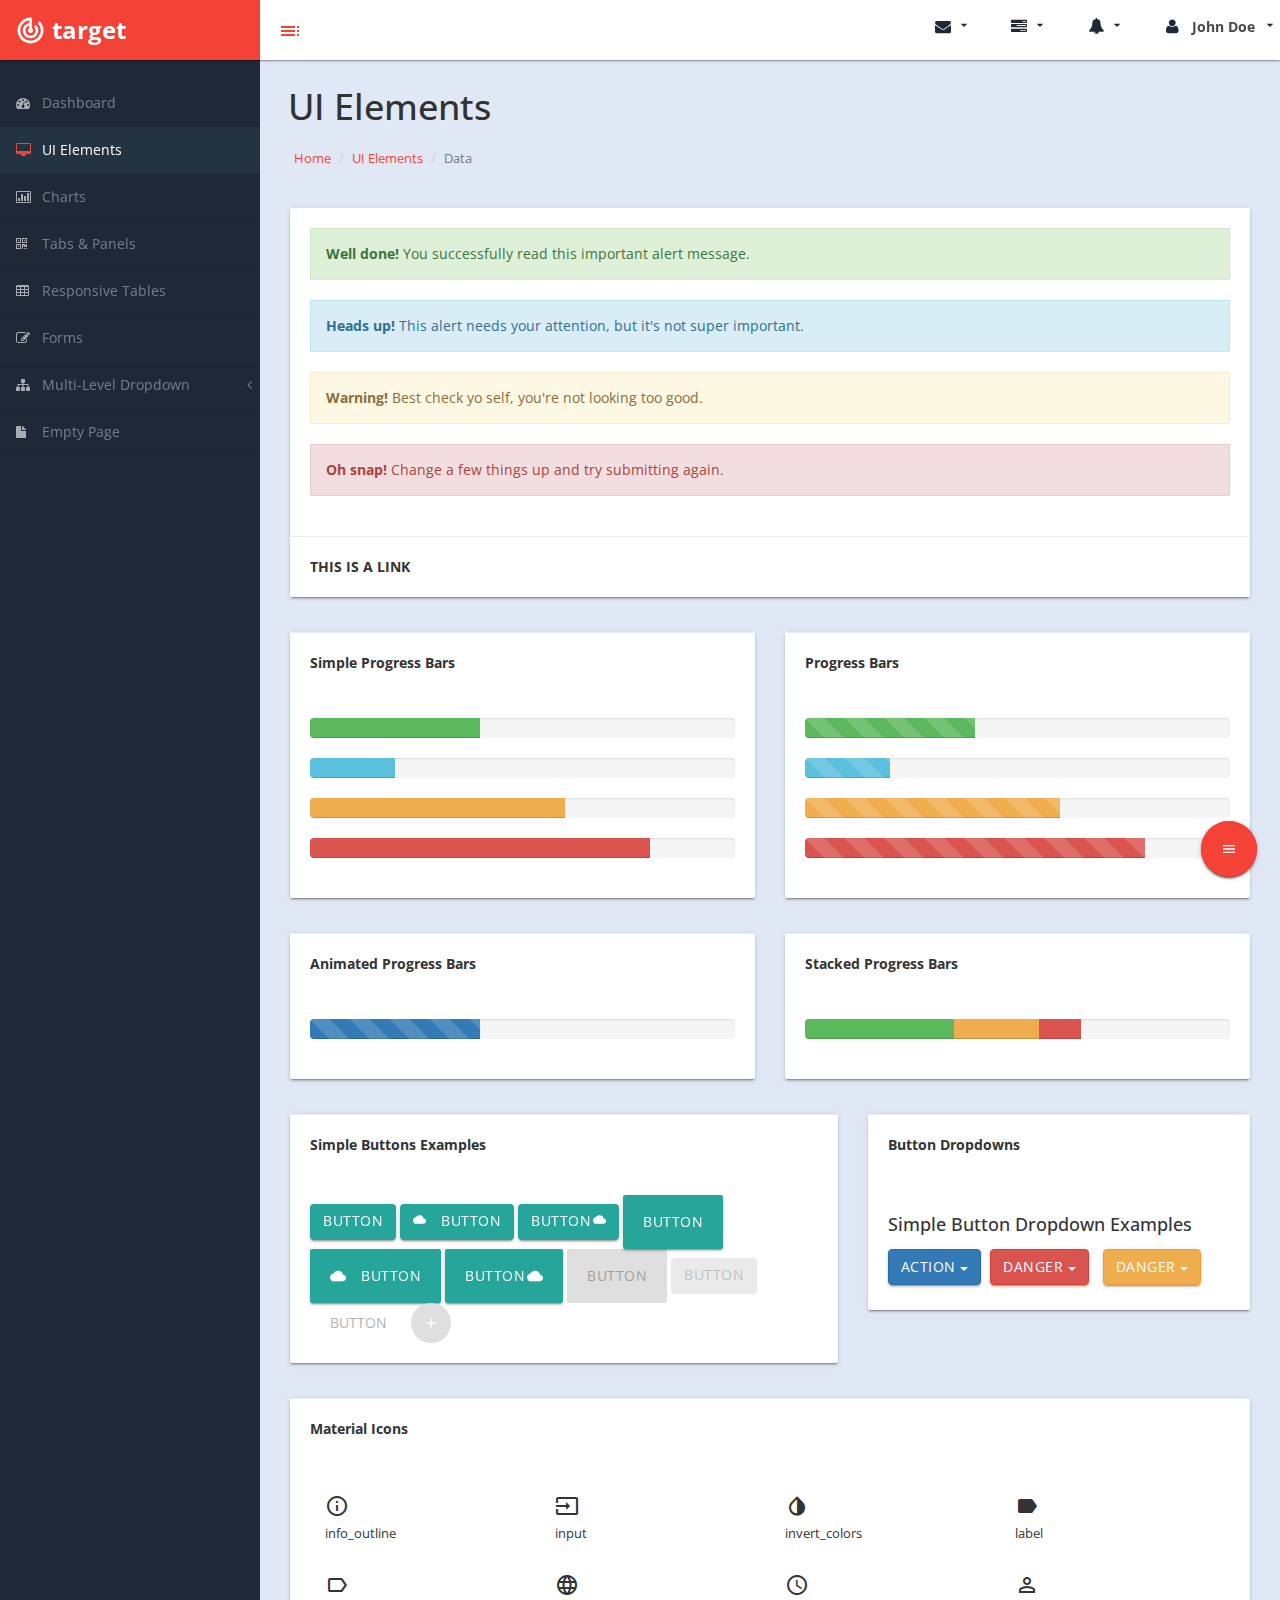
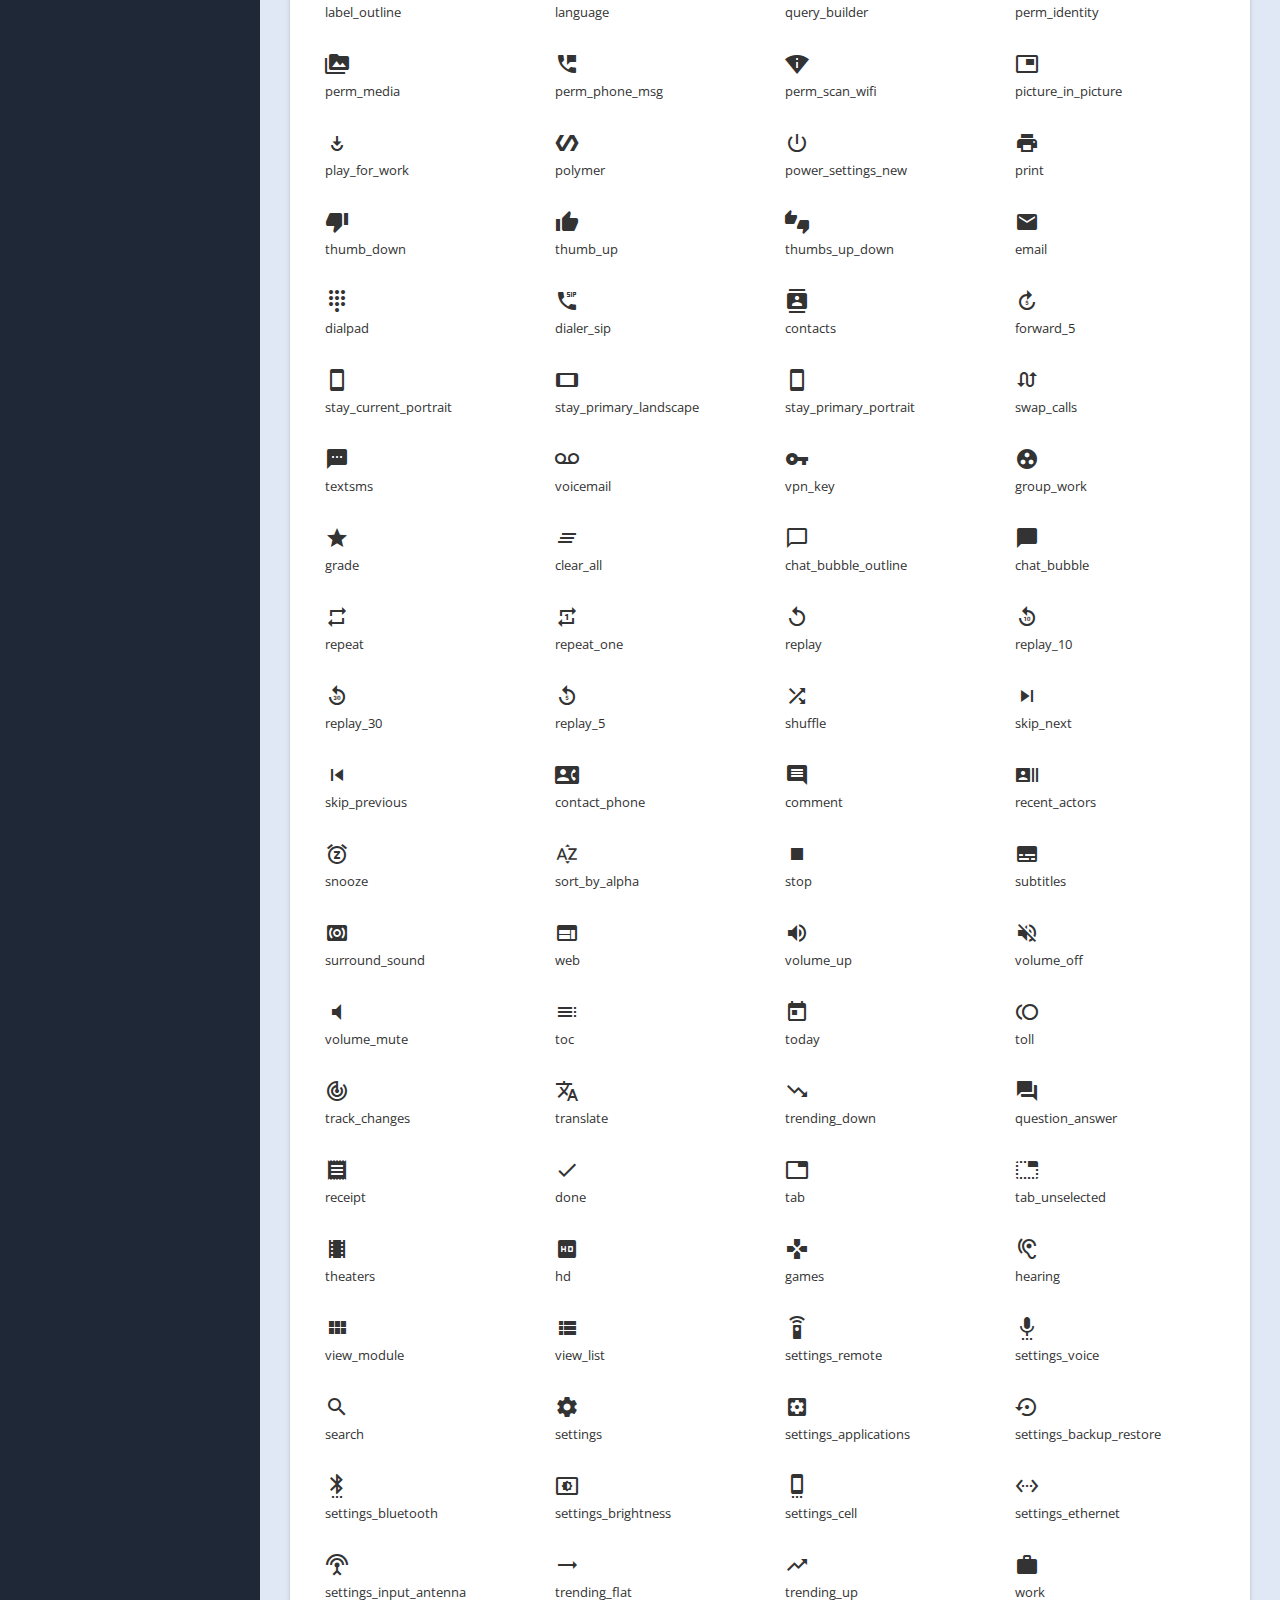
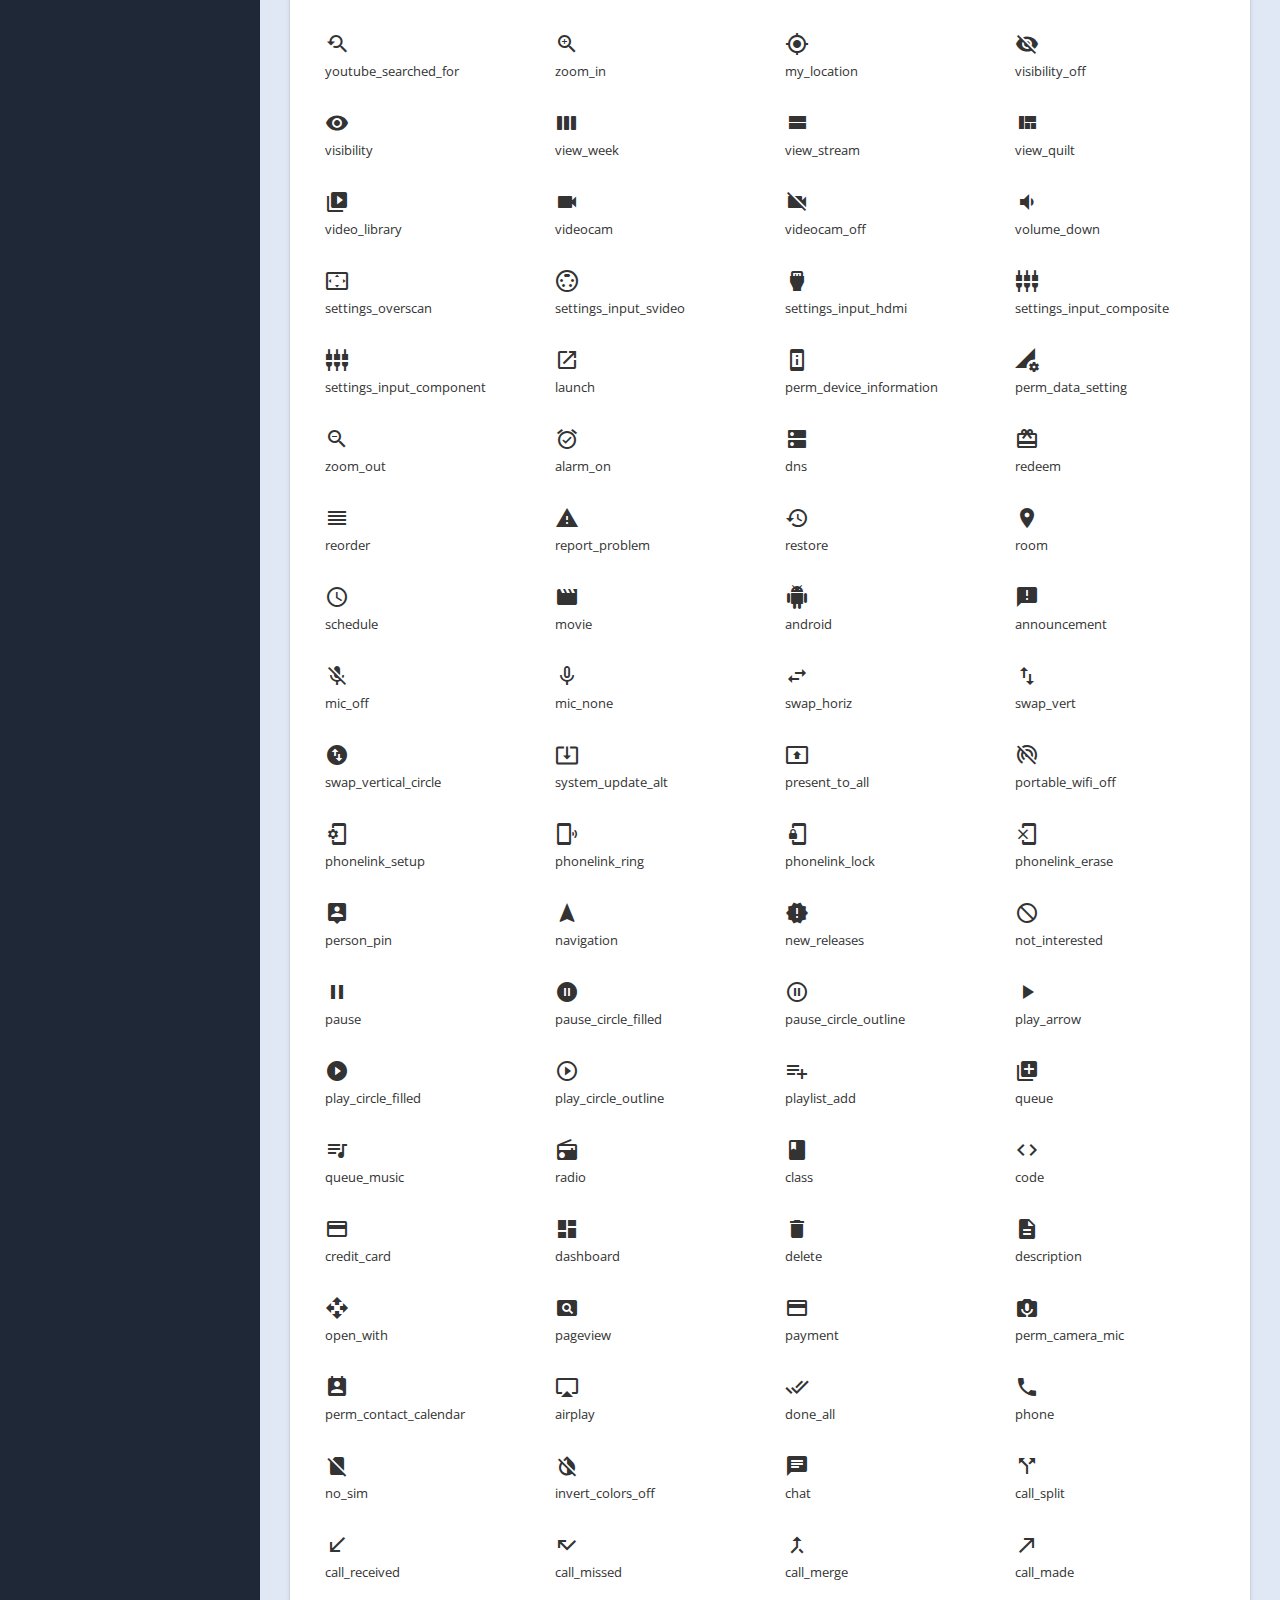
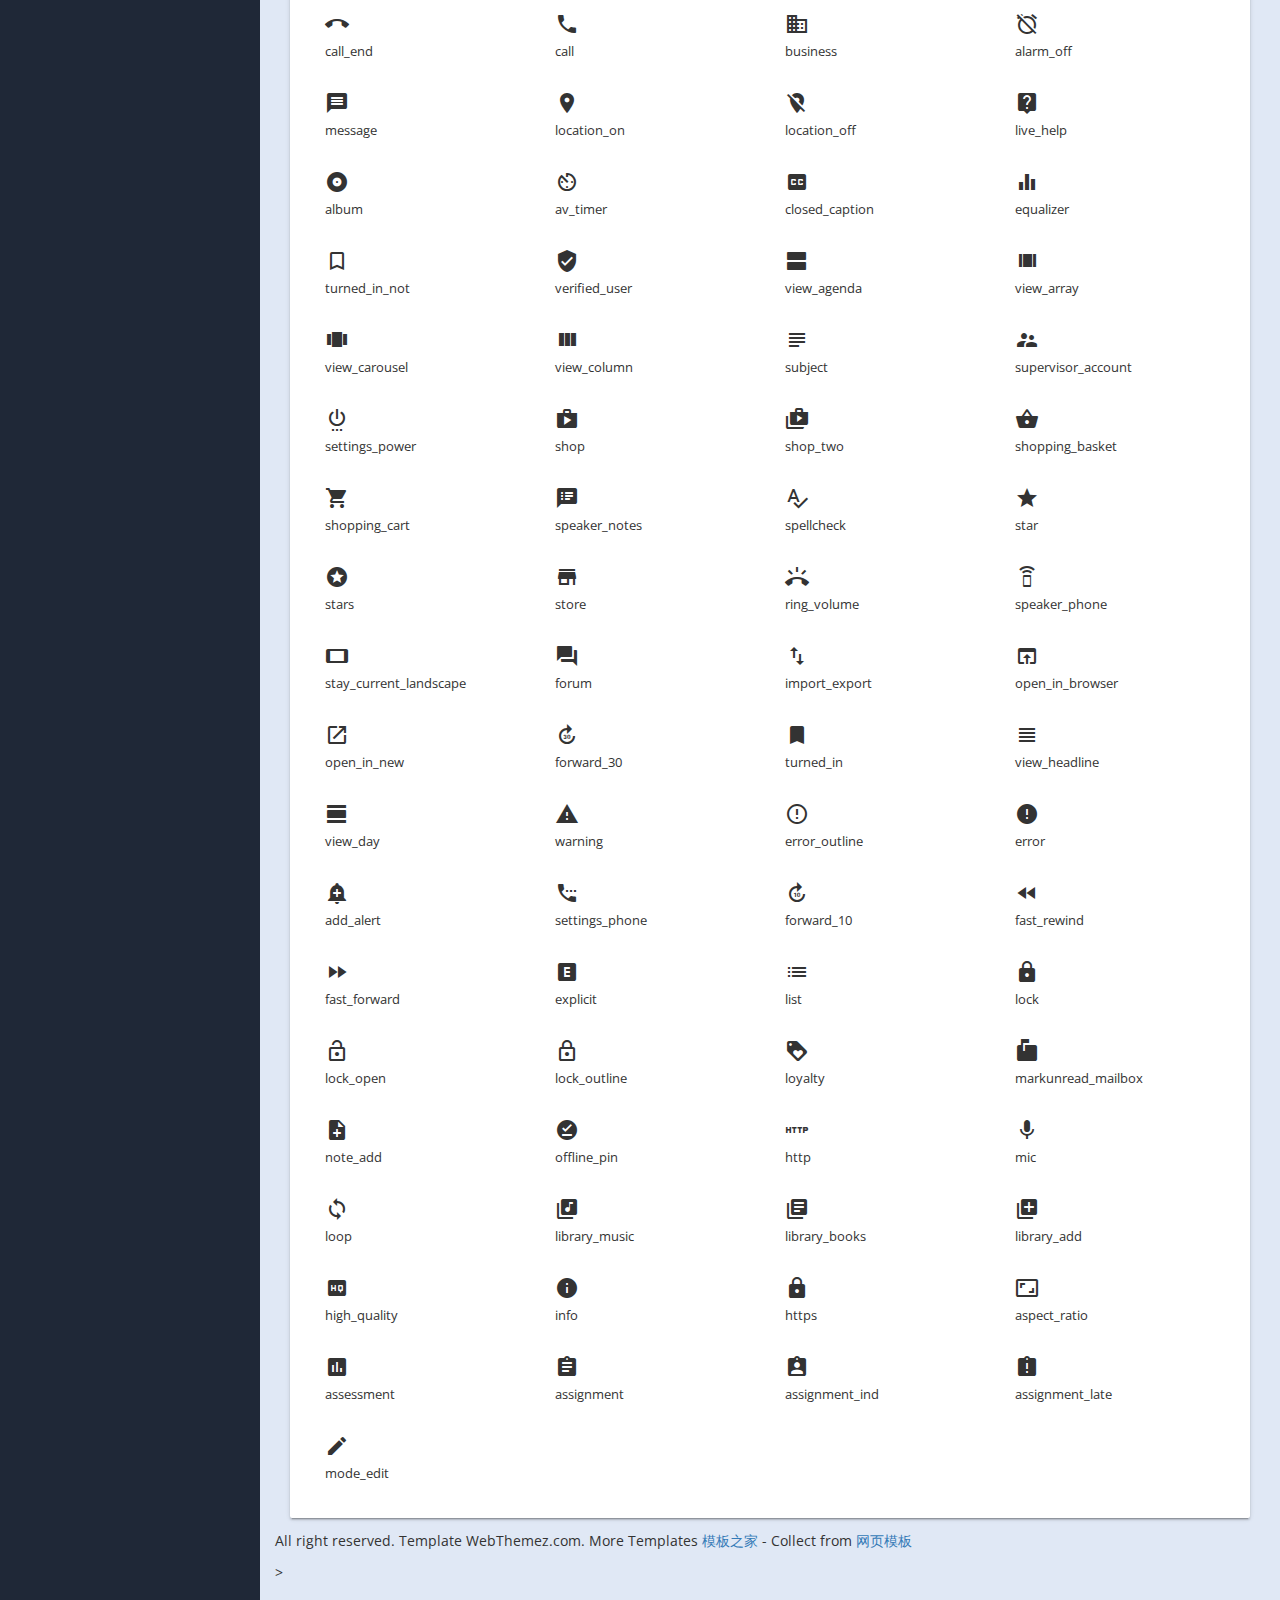
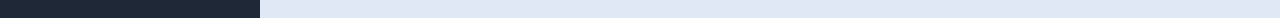
<file: src/main/resources/ui/ui-elements.html>
﻿<!DOCTYPE html>
<html xmlns="http://www.w3.org/1999/xhtml">

<head>
    <meta charset="utf-8" />
    <meta name="viewport" content="width=device-width, initial-scale=1.0" />
    <title>Target Material Design Bootstrap Admin Template</title>
	
	<link href="https://fonts.googleapis.com/icon?family=Material+Icons" rel="stylesheet">
	<link rel="stylesheet" href="assets/materialize/css/materialize.min.css" media="screen,projection" />
    <!-- Bootstrap Styles-->
    <link href="assets/css/bootstrap.css" rel="stylesheet" />
    <!-- FontAwesome Styles-->
    <link href="assets/css/font-awesome.css" rel="stylesheet" />
    <!-- Morris Chart Styles-->
    <link href="assets/js/morris/morris-0.4.3.min.css" rel="stylesheet" />
    <!-- Custom Styles-->
    <link href="assets/css/custom-styles.css" rel="stylesheet" />
    <!-- Google Fonts-->
    <link href='http://fonts.googleapis.com/css?family=Open+Sans' rel='stylesheet' type='text/css' />
    <link rel="stylesheet" href="assets/js/Lightweight-Chart/cssCharts.css"> 
</head>
<body>
    <div id="wrapper">
        <nav class="navbar navbar-default top-navbar" role="navigation">
            <div class="navbar-header">
                <button type="button" class="navbar-toggle" data-toggle="collapse" data-target=".sidebar-collapse">
                    <span class="sr-only">Toggle navigation</span>
                    <span class="icon-bar"></span>
                    <span class="icon-bar"></span>
                    <span class="icon-bar"></span>
                </button>
                <a class="navbar-brand waves-effect waves-dark" href="home.html"><i class="large material-icons">track_changes</i> <strong>target</strong></a>
				
		<div id="sideNav" href=""><i class="material-icons dp48">toc</i></div>
            </div>

            <ul class="nav navbar-top-links navbar-right"> 
				<li><a class="dropdown-button waves-effect waves-dark" href="#!" data-activates="dropdown4"><i class="fa fa-envelope fa-fw"></i> <i class="material-icons right">arrow_drop_down</i></a></li>				
				<li><a class="dropdown-button waves-effect waves-dark" href="#!" data-activates="dropdown3"><i class="fa fa-tasks fa-fw"></i> <i class="material-icons right">arrow_drop_down</i></a></li>
				<li><a class="dropdown-button waves-effect waves-dark" href="#!" data-activates="dropdown2"><i class="fa fa-bell fa-fw"></i> <i class="material-icons right">arrow_drop_down</i></a></li>
				  <li><a class="dropdown-button waves-effect waves-dark" href="#!" data-activates="dropdown1"><i class="fa fa-user fa-fw"></i> <b>John Doe</b> <i class="material-icons right">arrow_drop_down</i></a></li>
            </ul>
        </nav>
		<!-- Dropdown Structure -->
<ul id="dropdown1" class="dropdown-content">
<li><a href="#"><i class="fa fa-user fa-fw"></i> My Profile</a>
</li>
<li><a href="#"><i class="fa fa-gear fa-fw"></i> Settings</a>
</li> 
<li><a href="#"><i class="fa fa-sign-out fa-fw"></i> Logout</a>
</li>
</ul>
<ul id="dropdown2" class="dropdown-content w250">
  <li>
                            <a href="#">
                                <div>
                                    <i class="fa fa-comment fa-fw"></i> New Comment
                                    <span class="pull-right text-muted small">4 min</span>
                                </div>
                            </a>
                        </li>
                        <li class="divider"></li>
                        <li>
                            <a href="#">
                                <div>
                                    <i class="fa fa-twitter fa-fw"></i> 3 New Followers
                                    <span class="pull-right text-muted small">12 min</span>
                                </div>
                            </a>
                        </li>
                        <li class="divider"></li>
                        <li>
                            <a href="#">
                                <div>
                                    <i class="fa fa-envelope fa-fw"></i> Message Sent
                                    <span class="pull-right text-muted small">4 min</span>
                                </div>
                            </a>
                        </li>
                        <li class="divider"></li>
                        <li>
                            <a href="#">
                                <div>
                                    <i class="fa fa-tasks fa-fw"></i> New Task
                                    <span class="pull-right text-muted small">4 min</span>
                                </div>
                            </a>
                        </li>
                        <li class="divider"></li>
                        <li>
                            <a href="#">
                                <div>
                                    <i class="fa fa-upload fa-fw"></i> Server Rebooted
                                    <span class="pull-right text-muted small">4 min</span>
                                </div>
                            </a>
                        </li>
                        <li class="divider"></li>
                        <li>
                            <a class="text-center" href="#">
                                <strong>See All Alerts</strong>
                                <i class="fa fa-angle-right"></i>
                            </a>
                        </li>
</ul>
<ul id="dropdown3" class="dropdown-content dropdown-tasks w250">
<li>
		<a href="#">
			<div>
				<p>
					<strong>Task 1</strong>
					<span class="pull-right text-muted">60% Complete</span>
				</p>
				<div class="progress progress-striped active">
					<div class="progress-bar progress-bar-success" role="progressbar" aria-valuenow="60" aria-valuemin="0" aria-valuemax="100" style="width: 60%">
						<span class="sr-only">60% Complete (success)</span>
					</div>
				</div>
			</div>
		</a>
	</li>
	<li class="divider"></li>
	<li>
		<a href="#">
			<div>
				<p>
					<strong>Task 2</strong>
					<span class="pull-right text-muted">28% Complete</span>
				</p>
				<div class="progress progress-striped active">
					<div class="progress-bar progress-bar-info" role="progressbar" aria-valuenow="28" aria-valuemin="0" aria-valuemax="100" style="width: 28%">
						<span class="sr-only">28% Complete</span>
					</div>
				</div>
			</div>
		</a>
	</li>
	<li class="divider"></li>
	<li>
		<a href="#">
			<div>
				<p>
					<strong>Task 3</strong>
					<span class="pull-right text-muted">60% Complete</span>
				</p>
				<div class="progress progress-striped active">
					<div class="progress-bar progress-bar-warning" role="progressbar" aria-valuenow="60" aria-valuemin="0" aria-valuemax="100" style="width: 60%">
						<span class="sr-only">60% Complete (warning)</span>
					</div>
				</div>
			</div>
		</a>
	</li>
	<li class="divider"></li>
	<li>
		<a href="#">
			<div>
				<p>
					<strong>Task 4</strong>
					<span class="pull-right text-muted">85% Complete</span>
				</p>
				<div class="progress progress-striped active">
					<div class="progress-bar progress-bar-danger" role="progressbar" aria-valuenow="85" aria-valuemin="0" aria-valuemax="100" style="width: 85%">
						<span class="sr-only">85% Complete (danger)</span>
					</div>
				</div>
			</div>
		</a>
	</li>
	<li class="divider"></li>
	<li>
</ul>   
<ul id="dropdown4" class="dropdown-content dropdown-tasks w250 taskList">
  <li>
                                <div>
                                    <strong>John Doe</strong>
                                    <span class="pull-right text-muted">
                                        <em>Today</em>
                                    </span>
                                </div>
                                <p>Lorem Ipsum has been the industry's standard dummy text ever since the 1500s...</p>
                            </a>
                        </li>
                        <li class="divider"></li>
                        <li>
                                <div>
                                    <strong>John Smith</strong>
                                    <span class="pull-right text-muted">
                                        <em>Yesterday</em>
                                    </span>
                                </div>
                                <p>Lorem Ipsum has been the industry's standard dummy text ever since an kwilnw...</p>
                            </a>
                        </li>
                        <li class="divider"></li>
                        <li>
                            <a href="#">
                                <div>
                                    <strong>John Smith</strong>
                                    <span class="pull-right text-muted">
                                        <em>Yesterday</em>
                                    </span>
                                </div>
                                <p>Lorem Ipsum has been the industry's standard dummy text ever since the...</p>
                            </a>
                        </li>
                        <li class="divider"></li>
                        <li>
                            <a class="text-center" href="#">
                                <strong>Read All Messages</strong>
                                <i class="fa fa-angle-right"></i>
                            </a>
                        </li>
</ul>  
	   <!--/. NAV TOP  -->
        <!--/. NAV TOP  -->
        <nav class="navbar-default navbar-side" role="navigation">
            <div class="sidebar-collapse">
                <ul class="nav" id="main-menu">

                    <li>
                        <a href="home.html" class="waves-effect waves-dark"><i class="fa fa-dashboard"></i> Dashboard</a>
                    </li>
                    <li>
                        <a href="ui-elements.html" class="active-menu waves-effect waves-dark"><i class="fa fa-desktop"></i> UI Elements</a>
                    </li>
					<li>
                        <a href="chart.html" class="waves-effect waves-dark"><i class="fa fa-bar-chart-o"></i> Charts</a>
                    </li>
                    <li>
                        <a href="tab-panel.html" class="waves-effect waves-dark"><i class="fa fa-qrcode"></i> Tabs & Panels</a>
                    </li>
                    
                    <li>
                        <a href="table.html" class="waves-effect waves-dark"><i class="fa fa-table"></i> Responsive Tables</a>
                    </li>
                    <li>
                        <a href="form.html" class="waves-effect waves-dark"><i class="fa fa-edit"></i> Forms </a>
                    </li>


                    <li>
                        <a href="#" class="waves-effect waves-dark"><i class="fa fa-sitemap"></i> Multi-Level Dropdown<span class="fa arrow"></span></a>
                        <ul class="nav nav-second-level">
                            <li>
                                <a href="#">Second Level Link</a>
                            </li>
                            <li>
                                <a href="#">Second Level Link</a>
                            </li>
                            <li>
                                <a href="#">Second Level Link<span class="fa arrow"></span></a>
                                <ul class="nav nav-third-level">
                                    <li>
                                        <a href="#">Third Level Link</a>
                                    </li>
                                    <li>
                                        <a href="#">Third Level Link</a>
                                    </li>
                                    <li>
                                        <a href="#">Third Level Link</a>
                                    </li>

                                </ul>

                            </li>
                        </ul>
                    </li>
                    <li>
                        <a href="empty.html" class="waves-effect waves-dark"><i class="fa fa-fw fa-file"></i> Empty Page</a>
                    </li>
                </ul>

            </div>

        </nav>
        <!-- /. NAV SIDE  -->
        <div id="page-wrapper">
		  <div class="header"> 
                        <h1 class="page-header">
                           UI Elements 
                        </h1>
						<ol class="breadcrumb">
					  <li><a href="#">Home</a></li>
					  <li><a href="#">UI Elements </a></li>
					  <li class="active">Data</li>
					</ol> 
									
		</div>
            <div id="page-inner"> 
				 
				
			<div class="row">

			  <div class="col-md-12">
	               <div class="card">
	<div class="card-content">
	   <div class="alert alert-success">
									<strong>Well done!</strong> You successfully read this important alert message.
								</div>
								<div class="alert alert-info">
									<strong>Heads up!</strong> This alert needs your attention, but it's not super important.
								</div>
								<div class="alert alert-warning">
									<strong>Warning!</strong> Best check yo self, you're not looking too good.
								</div>
								<div class="alert alert-danger">
									<strong>Oh snap!</strong> Change a few things up and try submitting again.
								</div>
	</div>
	<div class="card-action">
	  <b>This is a link</b> 
	</div>
  </div>
			</div>	




		  
				</div>								
									
				  <div class="row">
                    <div class="col-md-6">
                        <div class="card">
                        <div class="card-action">
                            Simple Progress Bars 
                        </div>
                       
                        <div class="card-content">
                       <div class="progress">
  <div class="progress-bar progress-bar-success" role="progressbar" aria-valuenow="40" aria-valuemin="0" aria-valuemax="100" style="width: 40%">
    <span class="sr-only">40% Complete (success)</span>
  </div>
</div>
<div class="progress">
  <div class="progress-bar progress-bar-info" role="progressbar" aria-valuenow="20" aria-valuemin="0" aria-valuemax="100" style="width: 20%">
    <span class="sr-only">20% Complete</span>
  </div>
</div>
<div class="progress">
  <div class="progress-bar progress-bar-warning" role="progressbar" aria-valuenow="60" aria-valuemin="0" aria-valuemax="100" style="width: 60%">
    <span class="sr-only">60% Complete (warning)</span>
  </div>
</div>
<div class="progress">
  <div class="progress-bar progress-bar-danger" role="progressbar" aria-valuenow="80" aria-valuemin="0" aria-valuemax="100" style="width: 80%">
    <span class="sr-only">80% Complete</span>
  </div>
</div>
                            </div>
                            </div>
                    </div>
                    <div class="col-md-6">
                        <div class="card">
                        <div class="card-action">
                            Progress Bars 
                        </div>
                       
                        <div class="card-content">
                       <div class="progress progress-striped">
  <div class="progress-bar progress-bar-success" role="progressbar" aria-valuenow="40" aria-valuemin="0" aria-valuemax="100" style="width: 40%">
    <span class="sr-only">40% Complete (success)</span>
  </div>
</div>
<div class="progress progress-striped">
  <div class="progress-bar progress-bar-info" role="progressbar" aria-valuenow="20" aria-valuemin="0" aria-valuemax="100" style="width: 20%">
    <span class="sr-only">20% Complete</span>
  </div>
</div>
<div class="progress progress-striped">
  <div class="progress-bar progress-bar-warning" role="progressbar" aria-valuenow="60" aria-valuemin="0" aria-valuemax="100" style="width: 60%">
    <span class="sr-only">60% Complete (warning)</span>
  </div>
</div>
<div class="progress progress-striped">
  <div class="progress-bar progress-bar-danger" role="progressbar" aria-valuenow="80" aria-valuemin="0" aria-valuemax="100" style="width: 80%">
    <span class="sr-only">80% Complete</span>
  </div>
</div>
                            </div>
                            </div>
                    </div>
                </div>
                 <!-- /. ROW  -->
				 	<div class="row">
                    <div class="col-md-6">
                        <div class="card">
                        <div class="card-action">
                            Animated Progress Bars 
                        </div>
                       
                        <div class="card-content">
                       <div class="progress progress-striped active">
  <div class="progress-bar progress-bar-primary" role="progressbar" aria-valuenow="40" aria-valuemin="0" aria-valuemax="100" style="width: 40%">
    <span class="sr-only">40% Complete (success)</span>
  </div>
</div>
                            </div>
                            </div>
                    </div>
                      <div class="col-md-6">
                        <div class="card">
                        <div class="card-action">
                            Stacked Progress Bars 
                        </div>
                       
                        <div class="card-content">
                       <div class="progress">
  <div class="progress-bar progress-bar-success" style="width: 35%">
    <span class="sr-only">35% Complete (success)</span>
  </div>
  <div class="progress-bar progress-bar-warning" style="width: 20%">
    <span class="sr-only">20% Complete (warning)</span>
  </div>
  <div class="progress-bar progress-bar-danger" style="width: 10%">
    <span class="sr-only">10% Complete (danger)</span>
  </div>
</div>
                            </div>
                            </div>
                    </div>
                </div>				
                 <div class="row">
                    
                      <div class="col-md-7">
                    <div class="card">
                        <div class="card-action">
                         Simple Buttons Examples
                        </div>        
                                      
                                    <div class="card-content"> 

          <a class="waves-effect waves-light btn">button</a>
<a class="waves-effect waves-light btn"><i class="material-icons left">cloud</i>button</a>
<a class="waves-effect waves-light btn"><i class="material-icons right">cloud</i>button</a>


<a class="waves-effect waves-light btn-large">Button</a>
<a class="waves-effect waves-light btn-large"><i class="material-icons left">cloud</i>button</a>
<a class="waves-effect waves-light btn-large"><i class="material-icons right">cloud</i>button</a>


<a class="btn-large disabled">Button</a>
<a class="btn disabled">Button</a>
<a class="btn-flat disabled">Button</a>
<a class="btn-floating disabled"><i class="material-icons">add</i></a>

 <div class="fixed-action-btn toolbar">
    <a class="btn-floating btn-large red">
      <i class="large material-icons">mode_edit</i>
    </a>
    <ul>
      <li class="waves-effect waves-light"><a href="#!"><i class="material-icons">insert_chart</i></a></li>
      <li class="waves-effect waves-light"><a href="#!"><i class="material-icons">format_quote</i></a></li>
      <li class="waves-effect waves-light"><a href="#!"><i class="material-icons">publish</i></a></li>
      <li class="waves-effect waves-light"><a href="#!"><i class="material-icons">attach_file</i></a></li>
    </ul>
  </div>
   <div class="fixed-action-btn horizontal click-to-toggle">
    <a class="btn-floating btn-large red">
      <i class="material-icons">menu</i>
    </a>
    <ul>
      <li><a class="btn-floating red"><i class="material-icons">insert_chart</i></a></li>
      <li><a class="btn-floating yellow darken-1"><i class="material-icons">format_quote</i></a></li>
      <li><a class="btn-floating green"><i class="material-icons">publish</i></a></li>
      <li><a class="btn-floating blue"><i class="material-icons">attach_file</i></a></li>
    </ul>
  </div>
        
                   
                </div>
            </div>
                          </div>
                     <div class="col-md-5">
                      <div class="card">
                        <div class="card-action">
                           Button Dropdowns
                        </div>        
                                      
                                    <div class="card-content"> 
                                          <h4>Simple Button Dropdown Examples </h4>  
                                       <div style="margin-top: 10px;">
											
											<div class="btn-group">
											  <button data-toggle="dropdown" class="btn btn-primary dropdown-toggle">Action <span class="caret"></span></button>
											  <ul class="dropdown-menu">
												<li><a href="#">Action</a></li>
												<li><a href="#">Another action</a></li>
												<li><a href="#">Something else here</a></li>
												<li class="divider"></li>
												<li><a href="#">Separated link</a></li>
											  </ul>
											</div>
											<div style="margin:5px;" class="btn-group">
											  <button data-toggle="dropdown" class="btn btn-danger dropdown-toggle">Danger <span class="caret"></span></button>
											  <ul class="dropdown-menu">
												<li><a href="#">Action</a></li>
												<li><a href="#">Another action</a></li>
												<li><a href="#">Something else here</a></li>
												<li class="divider"></li>
												<li><a href="#">Separated link</a></li>
											  </ul>
											</div>
                                           <div style="margin:5px;" class="btn-group">
											  <button data-toggle="dropdown" class="btn btn-warning dropdown-toggle">Danger <span class="caret"></span></button>
											  <ul class="dropdown-menu">
												<li><a href="#">Action</a></li>
												<li><a href="#">Another action</a></li>
												<li><a href="#">Something else here</a></li>
												<li class="divider"></li>
												<li><a href="#">Separated link</a></li>
											  </ul>
											</div>
										  
										  </div> 

                                        </div>
                                    </div>
                    </div>
                    </div>
                <!-- /. ROW  --> 
                 
				<div class="row">
				<div class="col-md-12">
                          <div class="card">
                        <div class="card-action">
                            Material Icons
                        </div>
                        <div class="card-content">
						
          <div class="icon-preview col s6 m3"><i class="material-icons dp48">info_outline</i><span>info_outline</span></div>
          <div class="icon-preview col s6 m3"><i class="material-icons dp48">input</i><span>input</span></div>
          <div class="icon-preview col s6 m3"><i class="material-icons dp48">invert_colors</i><span>invert_colors</span></div>
          <div class="icon-preview col s6 m3"><i class="material-icons dp48">label</i><span>label</span></div>
          <div class="icon-preview col s6 m3"><i class="material-icons dp48">label_outline</i><span>label_outline</span></div>
          <div class="icon-preview col s6 m3"><i class="material-icons dp48">language</i><span>language</span></div>
          <div class="icon-preview col s6 m3"><i class="material-icons dp48">query_builder</i><span>query_builder</span></div>
          <div class="icon-preview col s6 m3"><i class="material-icons dp48">perm_identity</i><span>perm_identity</span></div>
          <div class="icon-preview col s6 m3"><i class="material-icons dp48">perm_media</i><span>perm_media</span></div>
          <div class="icon-preview col s6 m3"><i class="material-icons dp48">perm_phone_msg</i><span>perm_phone_msg</span></div>
          <div class="icon-preview col s6 m3"><i class="material-icons dp48">perm_scan_wifi</i><span>perm_scan_wifi</span></div>
          <div class="icon-preview col s6 m3"><i class="material-icons dp48">picture_in_picture</i><span>picture_in_picture</span></div>
          <div class="icon-preview col s6 m3"><i class="material-icons dp48">play_for_work</i><span>play_for_work</span></div>
          <div class="icon-preview col s6 m3"><i class="material-icons dp48">polymer</i><span>polymer</span></div>
          <div class="icon-preview col s6 m3"><i class="material-icons dp48">power_settings_new</i><span>power_settings_new</span></div>
          <div class="icon-preview col s6 m3"><i class="material-icons dp48">print</i><span>print</span></div>
          <div class="icon-preview col s6 m3"><i class="material-icons dp48">thumb_down</i><span>thumb_down</span></div>
          <div class="icon-preview col s6 m3"><i class="material-icons dp48">thumb_up</i><span>thumb_up</span></div>
          <div class="icon-preview col s6 m3"><i class="material-icons dp48">thumbs_up_down</i><span>thumbs_up_down</span></div>
          <div class="icon-preview col s6 m3"><i class="material-icons dp48">email</i><span>email</span></div>
          <div class="icon-preview col s6 m3"><i class="material-icons dp48">dialpad</i><span>dialpad</span></div>
          <div class="icon-preview col s6 m3"><i class="material-icons dp48">dialer_sip</i><span>dialer_sip</span></div>
          <div class="icon-preview col s6 m3"><i class="material-icons dp48">contacts</i><span>contacts</span></div>
          <div class="icon-preview col s6 m3"><i class="material-icons dp48">forward_5</i><span>forward_5</span></div>
          <div class="icon-preview col s6 m3"><i class="material-icons dp48">stay_current_portrait</i><span>stay_current_portrait</span></div>
          <div class="icon-preview col s6 m3"><i class="material-icons dp48">stay_primary_landscape</i><span>stay_primary_landscape</span></div>
          <div class="icon-preview col s6 m3"><i class="material-icons dp48">stay_primary_portrait</i><span>stay_primary_portrait</span></div>
          <div class="icon-preview col s6 m3"><i class="material-icons dp48">swap_calls</i><span>swap_calls</span></div>
          <div class="icon-preview col s6 m3"><i class="material-icons dp48">textsms</i><span>textsms</span></div>
          <div class="icon-preview col s6 m3"><i class="material-icons dp48">voicemail</i><span>voicemail</span></div>
          <div class="icon-preview col s6 m3"><i class="material-icons dp48">vpn_key</i><span>vpn_key</span></div>
          <div class="icon-preview col s6 m3"><i class="material-icons dp48">group_work</i><span>group_work</span></div>
          <div class="icon-preview col s6 m3"><i class="material-icons dp48">grade</i><span>grade</span></div>
          <div class="icon-preview col s6 m3"><i class="material-icons dp48">clear_all</i><span>clear_all</span></div>
          <div class="icon-preview col s6 m3"><i class="material-icons dp48">chat_bubble_outline</i><span>chat_bubble_outline</span></div>
          <div class="icon-preview col s6 m3"><i class="material-icons dp48">chat_bubble</i><span>chat_bubble</span></div>
          <div class="icon-preview col s6 m3"><i class="material-icons dp48">repeat</i><span>repeat</span></div>
          <div class="icon-preview col s6 m3"><i class="material-icons dp48">repeat_one</i><span>repeat_one</span></div>
          <div class="icon-preview col s6 m3"><i class="material-icons dp48">replay</i><span>replay</span></div>
          <div class="icon-preview col s6 m3"><i class="material-icons dp48">replay_10</i><span>replay_10</span></div>
          <div class="icon-preview col s6 m3"><i class="material-icons dp48">replay_30</i><span>replay_30</span></div>
          <div class="icon-preview col s6 m3"><i class="material-icons dp48">replay_5</i><span>replay_5</span></div>
          <div class="icon-preview col s6 m3"><i class="material-icons dp48">shuffle</i><span>shuffle</span></div>
          <div class="icon-preview col s6 m3"><i class="material-icons dp48">skip_next</i><span>skip_next</span></div>
          <div class="icon-preview col s6 m3"><i class="material-icons dp48">skip_previous</i><span>skip_previous</span></div>
          <div class="icon-preview col s6 m3"><i class="material-icons dp48">contact_phone</i><span>contact_phone</span></div>
          <div class="icon-preview col s6 m3"><i class="material-icons dp48">comment</i><span>comment</span></div>
          <div class="icon-preview col s6 m3"><i class="material-icons dp48">recent_actors</i><span>recent_actors</span></div>
          <div class="icon-preview col s6 m3"><i class="material-icons dp48">snooze</i><span>snooze</span></div>
          <div class="icon-preview col s6 m3"><i class="material-icons dp48">sort_by_alpha</i><span>sort_by_alpha</span></div>
          <div class="icon-preview col s6 m3"><i class="material-icons dp48">stop</i><span>stop</span></div>
          <div class="icon-preview col s6 m3"><i class="material-icons dp48">subtitles</i><span>subtitles</span></div>
          <div class="icon-preview col s6 m3"><i class="material-icons dp48">surround_sound</i><span>surround_sound</span></div>
          <div class="icon-preview col s6 m3"><i class="material-icons dp48">web</i><span>web</span></div>
          <div class="icon-preview col s6 m3"><i class="material-icons dp48">volume_up</i><span>volume_up</span></div>
          <div class="icon-preview col s6 m3"><i class="material-icons dp48">volume_off</i><span>volume_off</span></div>
          <div class="icon-preview col s6 m3"><i class="material-icons dp48">volume_mute</i><span>volume_mute</span></div>
          <div class="icon-preview col s6 m3"><i class="material-icons dp48">toc</i><span>toc</span></div>
          <div class="icon-preview col s6 m3"><i class="material-icons dp48">today</i><span>today</span></div>
          <div class="icon-preview col s6 m3"><i class="material-icons dp48">toll</i><span>toll</span></div>
          <div class="icon-preview col s6 m3"><i class="material-icons dp48">track_changes</i><span>track_changes</span></div>
          <div class="icon-preview col s6 m3"><i class="material-icons dp48">translate</i><span>translate</span></div>
          <div class="icon-preview col s6 m3"><i class="material-icons dp48">trending_down</i><span>trending_down</span></div>
          <div class="icon-preview col s6 m3"><i class="material-icons dp48">question_answer</i><span>question_answer</span></div>
          <div class="icon-preview col s6 m3"><i class="material-icons dp48">receipt</i><span>receipt</span></div>
          <div class="icon-preview col s6 m3"><i class="material-icons dp48">done</i><span>done</span></div>
          <div class="icon-preview col s6 m3"><i class="material-icons dp48">tab</i><span>tab</span></div>
          <div class="icon-preview col s6 m3"><i class="material-icons dp48">tab_unselected</i><span>tab_unselected</span></div>
          <div class="icon-preview col s6 m3"><i class="material-icons dp48">theaters</i><span>theaters</span></div>
          <div class="icon-preview col s6 m3"><i class="material-icons dp48">hd</i><span>hd</span></div>
          <div class="icon-preview col s6 m3"><i class="material-icons dp48">games</i><span>games</span></div>
          <div class="icon-preview col s6 m3"><i class="material-icons dp48">hearing</i><span>hearing</span></div>
          <div class="icon-preview col s6 m3"><i class="material-icons dp48">view_module</i><span>view_module</span></div>
          <div class="icon-preview col s6 m3"><i class="material-icons dp48">view_list</i><span>view_list</span></div>
          <div class="icon-preview col s6 m3"><i class="material-icons dp48">settings_remote</i><span>settings_remote</span></div>
          <div class="icon-preview col s6 m3"><i class="material-icons dp48">settings_voice</i><span>settings_voice</span></div>
          <div class="icon-preview col s6 m3"><i class="material-icons dp48">search</i><span>search</span></div>
          <div class="icon-preview col s6 m3"><i class="material-icons dp48">settings</i><span>settings</span></div>
          <div class="icon-preview col s6 m3"><i class="material-icons dp48">settings_applications</i><span>settings_applications</span></div>
          <div class="icon-preview col s6 m3"><i class="material-icons dp48">settings_backup_restore</i><span>settings_backup_restore</span></div>
          <div class="icon-preview col s6 m3"><i class="material-icons dp48">settings_bluetooth</i><span>settings_bluetooth</span></div>
          <div class="icon-preview col s6 m3"><i class="material-icons dp48">settings_brightness</i><span>settings_brightness</span></div>
          <div class="icon-preview col s6 m3"><i class="material-icons dp48">settings_cell</i><span>settings_cell</span></div>
          <div class="icon-preview col s6 m3"><i class="material-icons dp48">settings_ethernet</i><span>settings_ethernet</span></div>
          <div class="icon-preview col s6 m3"><i class="material-icons dp48">settings_input_antenna</i><span>settings_input_antenna</span></div>
          <div class="icon-preview col s6 m3"><i class="material-icons dp48">trending_flat</i><span>trending_flat</span></div>
          <div class="icon-preview col s6 m3"><i class="material-icons dp48">trending_up</i><span>trending_up</span></div>
          <div class="icon-preview col s6 m3"><i class="material-icons dp48">work</i><span>work</span></div>
          <div class="icon-preview col s6 m3"><i class="material-icons dp48">youtube_searched_for</i><span>youtube_searched_for</span></div>
          <div class="icon-preview col s6 m3"><i class="material-icons dp48">zoom_in</i><span>zoom_in</span></div>
          <div class="icon-preview col s6 m3"><i class="material-icons dp48">my_location</i><span>my_location</span></div>
          <div class="icon-preview col s6 m3"><i class="material-icons dp48">visibility_off</i><span>visibility_off</span></div>
          <div class="icon-preview col s6 m3"><i class="material-icons dp48">visibility</i><span>visibility</span></div>
          <div class="icon-preview col s6 m3"><i class="material-icons dp48">view_week</i><span>view_week</span></div>
          <div class="icon-preview col s6 m3"><i class="material-icons dp48">view_stream</i><span>view_stream</span></div>
          <div class="icon-preview col s6 m3"><i class="material-icons dp48">view_quilt</i><span>view_quilt</span></div>
          <div class="icon-preview col s6 m3"><i class="material-icons dp48">video_library</i><span>video_library</span></div>
          <div class="icon-preview col s6 m3"><i class="material-icons dp48">videocam</i><span>videocam</span></div>
          <div class="icon-preview col s6 m3"><i class="material-icons dp48">videocam_off</i><span>videocam_off</span></div>
          <div class="icon-preview col s6 m3"><i class="material-icons dp48">volume_down</i><span>volume_down</span></div>
          <div class="icon-preview col s6 m3"><i class="material-icons dp48">settings_overscan</i><span>settings_overscan</span></div>
          <div class="icon-preview col s6 m3"><i class="material-icons dp48">settings_input_svideo</i><span>settings_input_svideo</span></div>
          <div class="icon-preview col s6 m3"><i class="material-icons dp48">settings_input_hdmi</i><span>settings_input_hdmi</span></div>
          <div class="icon-preview col s6 m3"><i class="material-icons dp48">settings_input_composite</i><span>settings_input_composite</span></div>
          <div class="icon-preview col s6 m3"><i class="material-icons dp48">settings_input_component</i><span>settings_input_component</span></div>
          <div class="icon-preview col s6 m3"><i class="material-icons dp48">launch</i><span>launch</span></div>
          <div class="icon-preview col s6 m3"><i class="material-icons dp48">perm_device_information</i><span>perm_device_information</span></div>
          <div class="icon-preview col s6 m3"><i class="material-icons dp48">perm_data_setting</i><span>perm_data_setting</span></div>
          <div class="icon-preview col s6 m3"><i class="material-icons dp48">zoom_out</i><span>zoom_out</span></div>
          <div class="icon-preview col s6 m3"><i class="material-icons dp48">alarm_on</i><span>alarm_on</span></div>
          <div class="icon-preview col s6 m3"><i class="material-icons dp48">dns</i><span>dns</span></div>
          <div class="icon-preview col s6 m3"><i class="material-icons dp48">redeem</i><span>redeem</span></div>
          <div class="icon-preview col s6 m3"><i class="material-icons dp48">reorder</i><span>reorder</span></div>
          <div class="icon-preview col s6 m3"><i class="material-icons dp48">report_problem</i><span>report_problem</span></div>
          <div class="icon-preview col s6 m3"><i class="material-icons dp48">restore</i><span>restore</span></div>
          <div class="icon-preview col s6 m3"><i class="material-icons dp48">room</i><span>room</span></div>
          <div class="icon-preview col s6 m3"><i class="material-icons dp48">schedule</i><span>schedule</span></div>
          <div class="icon-preview col s6 m3"><i class="material-icons dp48">movie</i><span>movie</span></div>
          <div class="icon-preview col s6 m3"><i class="material-icons dp48">android</i><span>android</span></div>
          <div class="icon-preview col s6 m3"><i class="material-icons dp48">announcement</i><span>announcement</span></div>
          <div class="icon-preview col s6 m3"><i class="material-icons dp48">mic_off</i><span>mic_off</span></div>
          <div class="icon-preview col s6 m3"><i class="material-icons dp48">mic_none</i><span>mic_none</span></div>
          <div class="icon-preview col s6 m3"><i class="material-icons dp48">swap_horiz</i><span>swap_horiz</span></div>
          <div class="icon-preview col s6 m3"><i class="material-icons dp48">swap_vert</i><span>swap_vert</span></div>
          <div class="icon-preview col s6 m3"><i class="material-icons dp48">swap_vertical_circle</i><span>swap_vertical_circle</span></div>
          <div class="icon-preview col s6 m3"><i class="material-icons dp48">system_update_alt</i><span>system_update_alt</span></div>
          <div class="icon-preview col s6 m3"><i class="material-icons dp48">present_to_all</i><span>present_to_all</span></div>
          <div class="icon-preview col s6 m3"><i class="material-icons dp48">portable_wifi_off</i><span>portable_wifi_off</span></div>
          <div class="icon-preview col s6 m3"><i class="material-icons dp48">phonelink_setup</i><span>phonelink_setup</span></div>
          <div class="icon-preview col s6 m3"><i class="material-icons dp48">phonelink_ring</i><span>phonelink_ring</span></div>
          <div class="icon-preview col s6 m3"><i class="material-icons dp48">phonelink_lock</i><span>phonelink_lock</span></div>
          <div class="icon-preview col s6 m3"><i class="material-icons dp48">phonelink_erase</i><span>phonelink_erase</span></div>
          <div class="icon-preview col s6 m3"><i class="material-icons dp48">person_pin</i><span>person_pin</span></div>
          <div class="icon-preview col s6 m3"><i class="material-icons dp48">navigation</i><span>navigation</span></div>
          <div class="icon-preview col s6 m3"><i class="material-icons dp48">new_releases</i><span>new_releases</span></div>
          <div class="icon-preview col s6 m3"><i class="material-icons dp48">not_interested</i><span>not_interested</span></div>
          <div class="icon-preview col s6 m3"><i class="material-icons dp48">pause</i><span>pause</span></div>
          <div class="icon-preview col s6 m3"><i class="material-icons dp48">pause_circle_filled</i><span>pause_circle_filled</span></div>
          <div class="icon-preview col s6 m3"><i class="material-icons dp48">pause_circle_outline</i><span>pause_circle_outline</span></div>
          <div class="icon-preview col s6 m3"><i class="material-icons dp48">play_arrow</i><span>play_arrow</span></div>
          <div class="icon-preview col s6 m3"><i class="material-icons dp48">play_circle_filled</i><span>play_circle_filled</span></div>
          <div class="icon-preview col s6 m3"><i class="material-icons dp48">play_circle_outline</i><span>play_circle_outline</span></div>
          <div class="icon-preview col s6 m3"><i class="material-icons dp48">playlist_add</i><span>playlist_add</span></div>
          <div class="icon-preview col s6 m3"><i class="material-icons dp48">queue</i><span>queue</span></div>
          <div class="icon-preview col s6 m3"><i class="material-icons dp48">queue_music</i><span>queue_music</span></div>
          <div class="icon-preview col s6 m3"><i class="material-icons dp48">radio</i><span>radio</span></div>
          <div class="icon-preview col s6 m3"><i class="material-icons dp48">class</i><span>class</span></div>
          <div class="icon-preview col s6 m3"><i class="material-icons dp48">code</i><span>code</span></div>
          <div class="icon-preview col s6 m3"><i class="material-icons dp48">credit_card</i><span>credit_card</span></div>
          <div class="icon-preview col s6 m3"><i class="material-icons dp48">dashboard</i><span>dashboard</span></div>
          <div class="icon-preview col s6 m3"><i class="material-icons dp48">delete</i><span>delete</span></div>
          <div class="icon-preview col s6 m3"><i class="material-icons dp48">description</i><span>description</span></div>
          <div class="icon-preview col s6 m3"><i class="material-icons dp48">open_with</i><span>open_with</span></div>
          <div class="icon-preview col s6 m3"><i class="material-icons dp48">pageview</i><span>pageview</span></div>
          <div class="icon-preview col s6 m3"><i class="material-icons dp48">payment</i><span>payment</span></div>
          <div class="icon-preview col s6 m3"><i class="material-icons dp48">perm_camera_mic</i><span>perm_camera_mic</span></div>
          <div class="icon-preview col s6 m3"><i class="material-icons dp48">perm_contact_calendar</i><span>perm_contact_calendar</span></div>
          <div class="icon-preview col s6 m3"><i class="material-icons dp48">airplay</i><span>airplay</span></div>
          <div class="icon-preview col s6 m3"><i class="material-icons dp48">done_all</i><span>done_all</span></div>
          <div class="icon-preview col s6 m3"><i class="material-icons dp48">phone</i><span>phone</span></div>
          <div class="icon-preview col s6 m3"><i class="material-icons dp48">no_sim</i><span>no_sim</span></div>
          <div class="icon-preview col s6 m3"><i class="material-icons dp48">invert_colors_off</i><span>invert_colors_off</span></div>
          <div class="icon-preview col s6 m3"><i class="material-icons dp48">chat</i><span>chat</span></div>
          <div class="icon-preview col s6 m3"><i class="material-icons dp48">call_split</i><span>call_split</span></div>
          <div class="icon-preview col s6 m3"><i class="material-icons dp48">call_received</i><span>call_received</span></div>
          <div class="icon-preview col s6 m3"><i class="material-icons dp48">call_missed</i><span>call_missed</span></div>
          <div class="icon-preview col s6 m3"><i class="material-icons dp48">call_merge</i><span>call_merge</span></div>
          <div class="icon-preview col s6 m3"><i class="material-icons dp48">call_made</i><span>call_made</span></div>
          <div class="icon-preview col s6 m3"><i class="material-icons dp48">call_end</i><span>call_end</span></div>
          <div class="icon-preview col s6 m3"><i class="material-icons dp48">call</i><span>call</span></div>
          <div class="icon-preview col s6 m3"><i class="material-icons dp48">business</i><span>business</span></div>
          <div class="icon-preview col s6 m3"><i class="material-icons dp48">alarm_off</i><span>alarm_off</span></div>
          <div class="icon-preview col s6 m3"><i class="material-icons dp48">message</i><span>message</span></div>
          <div class="icon-preview col s6 m3"><i class="material-icons dp48">location_on</i><span>location_on</span></div>
          <div class="icon-preview col s6 m3"><i class="material-icons dp48">location_off</i><span>location_off</span></div>
          <div class="icon-preview col s6 m3"><i class="material-icons dp48">live_help</i><span>live_help</span></div>
          <div class="icon-preview col s6 m3"><i class="material-icons dp48">album</i><span>album</span></div>
          <div class="icon-preview col s6 m3"><i class="material-icons dp48">av_timer</i><span>av_timer</span></div>
          <div class="icon-preview col s6 m3"><i class="material-icons dp48">closed_caption</i><span>closed_caption</span></div>
          <div class="icon-preview col s6 m3"><i class="material-icons dp48">equalizer</i><span>equalizer</span></div>
          <div class="icon-preview col s6 m3"><i class="material-icons dp48">turned_in_not</i><span>turned_in_not</span></div>
          <div class="icon-preview col s6 m3"><i class="material-icons dp48">verified_user</i><span>verified_user</span></div>
          <div class="icon-preview col s6 m3"><i class="material-icons dp48">view_agenda</i><span>view_agenda</span></div>
          <div class="icon-preview col s6 m3"><i class="material-icons dp48">view_array</i><span>view_array</span></div>
          <div class="icon-preview col s6 m3"><i class="material-icons dp48">view_carousel</i><span>view_carousel</span></div>
          <div class="icon-preview col s6 m3"><i class="material-icons dp48">view_column</i><span>view_column</span></div>
          <div class="icon-preview col s6 m3"><i class="material-icons dp48">subject</i><span>subject</span></div>
          <div class="icon-preview col s6 m3"><i class="material-icons dp48">supervisor_account</i><span>supervisor_account</span></div>
          <div class="icon-preview col s6 m3"><i class="material-icons dp48">settings_power</i><span>settings_power</span></div>
          <div class="icon-preview col s6 m3"><i class="material-icons dp48">shop</i><span>shop</span></div>
          <div class="icon-preview col s6 m3"><i class="material-icons dp48">shop_two</i><span>shop_two</span></div>
          <div class="icon-preview col s6 m3"><i class="material-icons dp48">shopping_basket</i><span>shopping_basket</span></div>
          <div class="icon-preview col s6 m3"><i class="material-icons dp48">shopping_cart</i><span>shopping_cart</span></div>
          <div class="icon-preview col s6 m3"><i class="material-icons dp48">speaker_notes</i><span>speaker_notes</span></div>
          <div class="icon-preview col s6 m3"><i class="material-icons dp48">spellcheck</i><span>spellcheck</span></div>
          <div class="icon-preview col s6 m3"><i class="material-icons dp48">star</i><span>star</span></div>
          <div class="icon-preview col s6 m3"><i class="material-icons dp48">stars</i><span>stars</span></div>
          <div class="icon-preview col s6 m3"><i class="material-icons dp48">store</i><span>store</span></div>
          <div class="icon-preview col s6 m3"><i class="material-icons dp48">ring_volume</i><span>ring_volume</span></div>
          <div class="icon-preview col s6 m3"><i class="material-icons dp48">speaker_phone</i><span>speaker_phone</span></div>
          <div class="icon-preview col s6 m3"><i class="material-icons dp48">stay_current_landscape</i><span>stay_current_landscape</span></div>
          <div class="icon-preview col s6 m3"><i class="material-icons dp48">forum</i><span>forum</span></div>
          <div class="icon-preview col s6 m3"><i class="material-icons dp48">import_export</i><span>import_export</span></div>
          <div class="icon-preview col s6 m3"><i class="material-icons dp48">open_in_browser</i><span>open_in_browser</span></div>
          <div class="icon-preview col s6 m3"><i class="material-icons dp48">open_in_new</i><span>open_in_new</span></div>
          <div class="icon-preview col s6 m3"><i class="material-icons dp48">forward_30</i><span>forward_30</span></div>
          <div class="icon-preview col s6 m3"><i class="material-icons dp48">turned_in</i><span>turned_in</span></div>
          <div class="icon-preview col s6 m3"><i class="material-icons dp48">view_headline</i><span>view_headline</span></div>
          <div class="icon-preview col s6 m3"><i class="material-icons dp48">view_day</i><span>view_day</span></div>
          <div class="icon-preview col s6 m3"><i class="material-icons dp48">warning</i><span>warning</span></div>
          <div class="icon-preview col s6 m3"><i class="material-icons dp48">error_outline</i><span>error_outline</span></div>
          <div class="icon-preview col s6 m3"><i class="material-icons dp48">error</i><span>error</span></div>
          <div class="icon-preview col s6 m3"><i class="material-icons dp48">add_alert</i><span>add_alert</span></div>
          <div class="icon-preview col s6 m3"><i class="material-icons dp48">settings_phone</i><span>settings_phone</span></div>
          <div class="icon-preview col s6 m3"><i class="material-icons dp48">forward_10</i><span>forward_10</span></div>
          <div class="icon-preview col s6 m3"><i class="material-icons dp48">fast_rewind</i><span>fast_rewind</span></div>
          <div class="icon-preview col s6 m3"><i class="material-icons dp48">fast_forward</i><span>fast_forward</span></div>
          <div class="icon-preview col s6 m3"><i class="material-icons dp48">explicit</i><span>explicit</span></div>
          <div class="icon-preview col s6 m3"><i class="material-icons dp48">list</i><span>list</span></div>
          <div class="icon-preview col s6 m3"><i class="material-icons dp48">lock</i><span>lock</span></div>
          <div class="icon-preview col s6 m3"><i class="material-icons dp48">lock_open</i><span>lock_open</span></div>
          <div class="icon-preview col s6 m3"><i class="material-icons dp48">lock_outline</i><span>lock_outline</span></div>
          <div class="icon-preview col s6 m3"><i class="material-icons dp48">loyalty</i><span>loyalty</span></div>
          <div class="icon-preview col s6 m3"><i class="material-icons dp48">markunread_mailbox</i><span>markunread_mailbox</span></div>
          <div class="icon-preview col s6 m3"><i class="material-icons dp48">note_add</i><span>note_add</span></div>
          <div class="icon-preview col s6 m3"><i class="material-icons dp48">offline_pin</i><span>offline_pin</span></div>
          <div class="icon-preview col s6 m3"><i class="material-icons dp48">http</i><span>http</span></div>
          <div class="icon-preview col s6 m3"><i class="material-icons dp48">mic</i><span>mic</span></div>
          <div class="icon-preview col s6 m3"><i class="material-icons dp48">loop</i><span>loop</span></div>
          <div class="icon-preview col s6 m3"><i class="material-icons dp48">library_music</i><span>library_music</span></div>
          <div class="icon-preview col s6 m3"><i class="material-icons dp48">library_books</i><span>library_books</span></div>
          <div class="icon-preview col s6 m3"><i class="material-icons dp48">library_add</i><span>library_add</span></div>
          <div class="icon-preview col s6 m3"><i class="material-icons dp48">high_quality</i><span>high_quality</span></div>
          <div class="icon-preview col s6 m3"><i class="material-icons dp48">info</i><span>info</span></div>
          <div class="icon-preview col s6 m3"><i class="material-icons dp48">https</i><span>https</span></div>
          <div class="icon-preview col s6 m3"><i class="material-icons dp48">aspect_ratio</i><span>aspect_ratio</span></div>
          <div class="icon-preview col s6 m3"><i class="material-icons dp48">assessment</i><span>assessment</span></div>
          <div class="icon-preview col s6 m3"><i class="material-icons dp48">assignment</i><span>assignment</span></div>
          <div class="icon-preview col s6 m3"><i class="material-icons dp48">assignment_ind</i><span>assignment_ind</span></div>
          <div class="icon-preview col s6 m3"><i class="material-icons dp48">assignment_late</i><span>assignment_late</span></div>
          <div class="icon-preview col s6 m3"><i class="material-icons dp48">mode_edit</i><span>mode_edit</span></div>
		  <div class="clearBoth"></div>
</div>
</div>
          </div>
				<footer><p>All right reserved. Template WebThemez.com.  More Templates <a href="http://www.cssmoban.com/" target="_blank" title="模板之家">模板之家</a> - Collect from <a href="http://www.cssmoban.com/" title="网页模板" target="_blank">网页模板</a></p>></footer>
				</div>
             <!-- /. PAGE INNER  -->
            </div>
         <!-- /. PAGE WRAPPER  -->
        </div>
     <!-- /. WRAPPER  -->
    <!-- JS Scripts-->
    <!-- jQuery Js -->
    <script src="assets/js/jquery-1.10.2.js"></script>
	
	<!-- Bootstrap Js -->
    <script src="assets/js/bootstrap.min.js"></script>
	
	<script src="assets/materialize/js/materialize.min.js"></script>
	
    <!-- Metis Menu Js -->
    <script src="assets/js/jquery.metisMenu.js"></script>
    <!-- Morris Chart Js -->
    <script src="assets/js/morris/raphael-2.1.0.min.js"></script>
    <script src="assets/js/morris/morris.js"></script>
	
	
	<script src="assets/js/easypiechart.js"></script>
	<script src="assets/js/easypiechart-data.js"></script>
	
	 <script src="assets/js/Lightweight-Chart/jquery.chart.js"></script>
	
    <!-- Custom Js -->
    <script src="assets/js/custom-scripts.js"></script> 
 

</body>

</html>
</file>
<file: src/main/resources/ui/assets/css/app.css>
/* Write your styles */
html,body{background: #444444;}
/* 登陆logo */
.myapp-login { background: #444444; background-size: 100%; height: 100%;}
.myapp-login-logo-block { width: 100%;}
.myapp-login-logo {width: 100%; text-align: center; padding-top: 30px;}
.myapp-login-logo i { color: #eb602e; font-size: 120px;display: inline-block;}
.myapp-login-logo-text {font-family: "Lucida Grande",Helvetica,Arial,"Microsoft YaHei",FreeSans,Arimo,"Droid Sans","wenquanyi micro hei","Hiragino Sans GB","Hiragino Sans GB W3",FontAwesome,sans-serif;  color:#fff; font-weight: bold;font-size: 40px; margin-top: -40px; text-align: center; width: 100%;}
.myapp-login-logo-text span {color: #eb602e;}
.myapp-login-logo-text .info { padding-bottom: 30px; border-bottom: 1px solid #4d4d4d;font-family: FreeSans,Arimo,"Droid Sans","wenquanyi micro hei","Hiragino Sans GB","Hiragino Sans GB W3",FontAwesome,sans-serif; width: 100%; font-weight: normal; font-size: 14px; color: #fff;}
.login-font {font-size: 12px; font-family:"wenquanyi micro hei","Hiragino Sans GB","Hiragino Sans GB W3",FontAwesome,sans-serif; width: 100%; color: #5e5e5e; text-align: center; padding: 20px 0;}
.login-font i {color: #eb602e; font-style: normal;}
.login-font span { color: #fff;}
.login-am-center { margin: 0 auto; float:none;}
.login-am-center .am-form input { background: #565656; color: #000000; border: none;  font-size: 12px; line-height: 30px; text-indent: 10px;}
.login-am-center .am-btn-default { width: 100%; background: #eb602e; border: none; color: #fff; font-size: 14px; line-height: 30px;}
</file>
<file: src/main/resources/ui/assets/css/custom-styles.css>
/*----------------------------------------------
Author : www.webthemez.com
License: Commons Attribution 3.0
http://creativecommons.org/licenses/by/3.0/
------------------------------------------------*/


/*----------------------------------------------
    COMMON  STYLES    
------------------------------------------------*/
body {
    font-family: 'Open Sans', sans-serif;
    background: #1F2837;
}

 #wrapper {
    width: 100%;
}

#page-wrapper {
    padding: 15px 15px;
    min-height: 600px;
    background: #ececec;
}
#page-inner {
    width:100%;
    margin:10px 20px 10px 0px;
    padding: 15px 30px;
    min-height:1200px;
}
.header .container-fluid{
padding:0;
}
.text-center {
    text-align:center;
}
.no-boder {
    border:1px solid #f3f3f3;
}

h1, .h1, h2, .h2, h3, .h3 {
margin-top: 7px;
margin-bottom: -5px;
}
h2 {
    color: #000;
}
h4 {
    padding-top:10px;
}
.square-btn-adjust {
    border: 0px solid transparent; 
   -webkit-border-radius: 0px;
-moz-border-radius: 0px;
border-radius: 0px;

}
p {
    font-size: 14px;
    line-height:25px;
    /* padding-top:20px; */
}
label {
    display: inline-block;
    max-width: 100%;
    margin-bottom: 5px;
    font-weight: 400;
}
.alert { 
    border-radius: 0px;
}
.navbar-side {
    z-index: 0; 
}
.panel{
border-radius:0px;
}
.navbar-side .nav > li > a > i{color: rgba(255, 255, 255, 0.62);padding: 8px;width: 20px;text-align: center;font-size: 14px;}
.top-navbar{position: fixed;width: 100%;z-index: 300;-webkit-box-shadow: 0 3px 3px rgba(0, 0, 0, 0.05);-moz-box-shadow: 0 3px 3px rgba(0, 0, 0, 0.05);box-shadow: 0 3px 3px rgba(0, 0, 0, 0.05);box-shadow: 0 1px 3px 0 rgba(0,0,0,.2),0 1px 1px 0 rgba(0,0,0,.14),0 2px 1px -1px rgba(0,0,0,.12);}
.navbar-side {
  z-index: 2;
  position: fixed;
  width: 260px;
  top: 80px;
  box-shadow: none;
}
#page-wrapper {
  position: relative;
  top: 55px;
  /* box-shadow: 0 0 10px #757575; */
  -moz-box-shadow: 0 0 10px #757575;
  /* -webkit-box-shadow: 0 0 10px #757575; */
}
.top-navbar .nav > li > a:hover, .top-navbar .nav > li > a:focus {text-decoration: none;background-color: #e0e8f5;color: #fff;}
.nav .open > a, .nav .open > a:hover, .nav .open > a:focus {
background-color: #075CB3;
border-color: #075CB3;
}
.breadcrumb {padding: 10px 10px 10px 20px;margin-bottom: 0;list-style: none;border-radius: 0;/* -webkit-box-shadow: 0 1px 1px rgba(0,0,0,.05); *//* box-shadow: 0 1px 1px rgba(0,0,0,.05); */background: transparent;line-height: 20px;font-size: 13px;margin-left: 14px;}
.dropdown-menu>li>a {
  display: block;
  padding: 3px 20px;
  clear: both;
  font-weight: 400;
  line-height: 1.42857143;
  color: #333;
  white-space: nowrap;
  font-size: 13px;
}
.dropdown-menu>li>a i {
  color: #1F1F1F;
}
.text-muted {
  color: #213452;
}
.badge {
  display: inline-block;
  min-width: 10px;
  /* padding: 4px 7px; */
  font-size: 11px;
  font-weight: 300;
  color: #fff;
  text-align: center;
  white-space: nowrap;
  vertical-align: baseline;
  background-color: #F09B22;
  border-radius: 10px;
}
.closed{
	-ms-transform: rotate(180deg); /* IE 9 */
    -webkit-transform: rotate(180deg); /* Chrome, Safari, Opera */
    transform: rotate(180deg);	
}
.closed i{color: #adadad;}
/*----------------------------------------------
   DASHBOARD STYLES    
------------------------------------------------*/
.page-header {padding-bottom: 0;margin: 0;border-bottom: 1px solid transparent;text-align: left;background-color: transparent;padding: 32px 22px 10px 28px;color: #323232;}
.panel-left{  
width: 100px;
height: 100px;background: #0866C6;/* border: 2px solid #4590DA; */
/* border-radius: 100%; */
overflow: hidden;

margin: 12px;}
.panel-left .fa-5x {
font-size: 3em;color: rgb(240, 155, 34);
padding: 29px 0;
margin-bottom:30px;}
.panel-right{  
height: 124px;
background: transparent;
margin-bottom: 0;color: #AFAFAF;

float: left;text-align: left;padding-left: 20px;font-size: 16px;text-shadow: none;font-weight: normal;text-align: center;}
.panel-right h3{  
font-size: 40px;
padding: 18px 10px 13px 0;color: #5D5D5D;}
.panel-right strong{
	font-weight:normal;
	color: #737373;
}
.panel-back {
    background-color:#fff;

}
.panel-default {
  border-color: #ECECEC;
}
.panel-default > .panel-heading {color: #555;
border-color: #FFF;
font-weight:bold;background: #FFFFFF;
font-size: 16px;
text-shadow: none;}
.panel-heading {
  /* padding: 15px 15px 0px; */
  border-bottom: 1px solid transparent;
  border-top-left-radius: 3px;
  border-top-right-radius: 3px;
}
.jumbotron{
padding:20px;
}
.jumbotron p {
    margin-bottom: 15px;
    font-size: 15px;
    font-weight: 200;
}
.jumbotron, .well{
background:#fff;
}
   .noti-box {
min-height: 100px;
padding: 20px;
}

    .noti-box .icon-box {
display: block;
float: left;
margin: 0 15px 10px 0;
width: 70px;
height: 70px;
line-height: 75px;
vertical-align: middle;
text-align: center;
font-size: 40px;
}
.text-box p{
    margin: 0 0 3px;
}
.main-text {
    font-size: 25px;
    font-weight:600;
}
.set-icon {
-webkit-border-radius: 50px;
-moz-border-radius: 50px;
border-radius: 50px;

}
.panel-primary{
display:inline-block;
margin-bottom: 30px;
width:100%;
}
.green {
/* background-color: #1CC09F; */
color: #fff;
}
 .blue {background-color: #FFFFFF;color: #002A4C;}
  .red {
background-color: #FB6E51;
color:#fff;
}
  .brown {
background-color: #F5B252;
color:#fff;
} 
 .back-footer-red {
background-color: #F0433D;
color:#fff;
border-top: 0px solid #fff;
}
 
 .icon-box-right {
display: block;
float: right;
margin: 0 15px 10px 0;
width: 70px;
height: 70px;
line-height: 75px;
vertical-align: middle;
text-align: center;
font-size: 40px;
}

 .main-temp-back {
background: #8702A8;
color: #FFFFFF;
font-size: 16px;
font-weight: 300;
text-align: center;
}
 .main-temp-back .text-temp {
font-size: 40px;
}
.back-dash {
    padding:20px;
    font-size:20px;
    font-weight:500;
  -webkit-border-radius: 0px;
-moz-border-radius: 0px;
border-radius: 0px;
background-color:#2EA7EB;
color:#fff;
}
    .back-dash p {
        padding-top:16px;
        font-size:13px;
        color:#fff;
        line-height:25px;
        text-align:justify;
    }

     .color-bottom-txt {
   color: #000;
font-size: 16px;
line-height: 30px;
}
     /*CHAT PANEL*/
/*Charts*/

.main-chart {
	background: #fff;
}

.easypiechart-panel {
	text-align: center;
	padding: 1px 0;
	margin-bottom: 20px;
}

.placeholder h2 {
	margin-bottom: 0px;
}

.donut {
	width: 100%;
}

.easypiechart {
	position: relative;
	text-align: center;
	width: 120px;
	height: 120px;
	margin: 20px auto 10px auto;
}

.easypiechart .percent {
	display: block;
	position: absolute;
	font-size: 26px;
	top: 38px;
	width: 120px;
}

#easypiechart-blue .percent { color: #30a5ff;}
#easypiechart-teal .percent { color: #1ebfae;}
#easypiechart-orange .percent { color: #ffb53e;}
#easypiechart-red .percent { color: #ef4040;}

	 
 .chat-panel .panel-body {
height: 450px;
overflow-y: scroll;
}
 .chat-box {
margin: 0;
padding: 0;
list-style: none;
}
 .chat-box li {
margin-bottom: 15px;
padding-bottom: 5px;
border-bottom: 1px dotted #808080;
}
 .chat-box li.left .chat-body {
margin-left: 90px;
}
 .chat-box li .chat-body p {
margin: 0;
color: #8d8888;
}
.chat-img>img {
    margin-left:20px;
}
footer p{
font-size: 14px;
}
/*----------------------------------------------
    MENU STYLES    
------------------------------------------------*/
div#sideNav:hover {
    color: #1f2837;
}
.user-image {
    margin: 25px auto;
-webkit-border-radius: 10px;
-moz-border-radius: 10px;
border-radius: 10px;
max-height:170px;
max-width:170px;
}
.top-navbar{
margin:0px;
}
.top-navbar .navbar-brand {color: #fff;width: 260px;text-align: left;height: 60px;font-size: 24px;font-weight: 700;/* text-transform: uppercase; */line-height: 30px;background: #f44336;}
.navbar-brand b{
color: #4BD28C;
}
.top-navbar .nav > li {
position: relative;
display: inline-block;
margin: 0px;
padding: 0px;
}
.top-navbar .nav > li > a {position: relative;display: block;padding: 17px;color: #484848;margin: 0px;}
.top-navbar .nav > li > a:hover, .top-navbar .nav > li > a:focus {text-decoration: none;color: #f44336 !important;background: transparent;}
.top-navbar .dropdown-menu{
min-width: 230px;
border-radius: 0 0 4px 4px;
border: 0;}
.top-navbar .dropdown-menu > li > a:hover, .top-navbar .dropdown-menu > li > a:focus{
color: #225081;
background:none;
}
.dropdown-tasks{
width: 255px;
}
.dropdown-tasks .progress {
height: 8px;
margin-bottom: 8px;
overflow: hidden;
background-color: #f5f5f5;
border-radius: 0px;
}
.dropdown-tasks > li > a {padding: 5px 14px;}
.dropdown-tasks p {
font-size: 13px;
line-height: 21px;
padding-top: 4px;
}
.active-menu, .active-menu i {
    background-color: #233342 !important;
    color: #fff !important;
}
.active-menu i{color: #f44336 !important;}
.arrow {
    float: right;
    margin-top: 8px;
}

.fa.arrow:before {
    content: "\f104";
}

.active > a > .fa.arrow:before {
    content: "\f107";
}


.nav-second-level li,
.nav-third-level li {
    border-bottom: none !important;
}

.nav-second-level li a {
    padding-left: 37px;
}

.nav-third-level li a {
    padding-left: 55px;
}
.sidebar-collapse , .sidebar-collapse .nav{
	background:none;
}
.sidebar-collapse .nav {
	padding:0;
}
.sidebar-collapse .nav > li > a {
	color: rgba(255, 255, 255, 0.39);
	background:transparent;
	text-shadow:none;
}
.sidebar-collapse > .nav > li > a {
	padding: 8px;
	font-size: 14px;
}
.sidebar-collapse > .nav > li {
	border-bottom: 1px solid rgba(107, 108, 109, 0.08);
}
ul.nav.nav-second-level.collapse.in {background: #121821;}
.sidebar-collapse .nav > li > a:hover,
.sidebar-collapse .nav > li > a:focus {
	 
	outline:0;
}
 
.navbar-side {
	border:none;
	background: #1F2837;
}
.top-navbar {
	background: #ffffff;
	border-bottom:none;
}
.top-navbar .nav > li > a > i {margin-right: 0;}
.top-navbar .navbar-brand:hover {color: #FFFFFF;background-color: #f44336;}
.dropdown-user li {
margin: 8px 0;
}
.navbar-default {border: 0px solid #1f2837;}
.navbar-header {
    background: transparent;
}
.navbar-default .navbar-toggle:hover, .navbar-default .navbar-toggle:focus {background-color: #f44336;}
.navbar-default .navbar-toggle {border-color: #ffffff;}

.navbar-default .navbar-toggle .icon-bar {background-color: #ffffff;}
.nav > li > a > i {
    margin-right:10px;
    color: #1f2837;
    font-size: 16px;
}
.dropdown-menu>li>a>strong {
  color: #0866C6;
  padding: 5px 0;
  display: inline-block;
  font-weight: 500;
}
#sideNav{
    float: left;
    left: 0;
    z-index: 3;
    color: #f44336;
    cursor:pointer;
    border-radius: 0;
    width: 14px;
    font-size: 44px;
    line-height: 33px;
    margin: 7px 0 0 13px;
    background: #ffffff;
    width: 34px;
    height: 34px;
    text-align: center;
    line-height: 34px;
    padding-top: 5px;
    margin-top: 14px;
    border-radius: 50%;
}
ul.dropdown-menu.dropdown-messages li a div {
  padding: 2px 0;
}
#page-wrapper{
	background: #e0e8f5;
}
.dashboard-cards .card-stacked{
	color:#fff;
	border-left: 1px solid rgba(255, 255, 255, 0.18);
}
.dashboard-cards .card-content{
	border-bottom: 1px solid rgba(255, 255, 255, 0.18);
}
.dashboard-cards .card-action strong{
	font-weight:700;
	font-size: 16px;
	color: rgba(255, 255, 255, 0.65);
}
.donutpad {
    padding: 32px 0;
}
.cirStats h4{
	text-transform:uppercase;
}
.card-action b{
	text-transform:uppercase;
}
.collection .collection-item{
	padding: 16px 20px;
}
/*----------------------------------------------
    UI ELEMENTS STYLES     
------------------------------------------------*/
.btn-circle {
width: 50px;
height: 50px;
padding: 6px 0;
 -webkit-border-radius: 25px;
-moz-border-radius: 25px;
border-radius: 25px;
text-align: center;
font-size: 12px;
line-height: 1.428571429;
}

/*----------------------------------------------
    MEDIA QUERIES     
------------------------------------------------*/
 
 @media(min-width:768px) {
     #page-wrapper{
               margin: 0 0 0 260px;
               padding: 0;
               min-height: 1200px;
    }
	
	
    .navbar-side {
        width: 260px;
        z-index: 1;
    }

   .navbar {
 border-radius: 0px; 
}
   
}
 @media(max-width:768px) {
	#sideNav{
	display:none;
} 
 #page-wrapper {
position: relative;
top: 59px;
 }
 }
 @media(max-width:480px) {
 #page-wrapper {
position: relative;
top: 93px;
 }
.page-header small {
display: block;
padding-top: 14px;
font-size: 19px;
}
#sideNav{
	display:none;
}
.panel-left {
  width: 85px;
  height: 85px; 
  border-radius: 100%;
  overflow: hidden;
  margin: 14px;
}
}
.dropdown-content{
    min-width: 165px !important;
    left: -38px !important;
    top: 60px !important;
}
.w250{
	    min-width: 255px !important;
	    left: -184px !important;
}
.top-navbar .nav > li > a b{
	margin:0 5px;
}
.dropdown-content li>a{
	font-size:14px;
	text-decoration:none;
	color: #233342;
}
.dropdown-content li>a i{
	font-size:16px;
}
.dropdown-content li>a{
	font-size: 12px;
	/* margin: 0 4px; */
	padding: 0;
}
.card.horizontal.cardIcon .card-image {
    background: #30cc7b;
    color: #fff !important;
    font-size: 10px;
    width: 94px;
    text-align: center;
    vertical-align: middle;
}
.card.horizontal.cardIcon .card-image i {
    margin-top: 45%;
    font-size: 55px;
    opacity: .4;
}
.navbar-brand i.large.material-icons {
    float: left;
    font-size: 31px;
    margin-right: 6px;
}
.clearBoth{
	 clear:both;
}
.icon-preview {
    font-size: 13px !important;
    padding: 15px !important;
    display: inline-block;
    line-height: 20px !important;
}
.icon-preview span {
    display: inherit;
}
.header .breadcrumb:before{
	    font-size: 14px;
	    margin-right: 0px;
	    color: #717171;
	    display: none;
}
.header .breadcrumb li a{
	font-size: 13px;
	font-size: 13px;
	text-decoration: none;
	color: #717171;
	text-decoration: none;
	color: #f44336;
}
.dropdown-content li{
	padding: 15px;
	color: #233342;
	font-size: 13px;
}
.taskList li{padding: 20px 15px 5px;background: #fff;font-size: 12px;}
.taskList > div{
padding: 0 15px 0px 15px;
}
.taskList p{
}
.taskList .dropdown-content li>a {
    font-size: 12px;
    padding:0px;
}
.taskList li:last-child {
    padding-top: 5px;
    color: #f44336;
}
 @media(max-width:768px) {
	  
	 .navbar-header {
		background: #f44336;
	}
	.navbar-side {
		z-index: 2;
		position: fixed;
		width: 260px;
		top: 69px;
		box-shadow: none;
	}
 }
  @media(max-width:520px) {
	  ul#dropdown1 {
			left: 0px !important;
		}
	 ul#dropdown2 {
			left: -69px !important;
		}
		.top-navbar .nav > li > a{
			padding:17px 12px;
		}
 }
   @media(max-width:320px) {
	  ul#dropdown1 {
			left: 0px !important;
		}
	 ul#dropdown2 {
			left: -69px !important;
		}
		.top-navbar .nav > li > a{
			padding:17px 9px;
		}
 }
</file>
<file: src/main/resources/ui/assets/js/Lightweight-Chart/cssCharts.css>
/*
 * cssCharts v0.3.0
 * jquery plugin to create donut and bar charts with css
 * https://github.com/sultantarimo
 *
 * (c)2015 Sultan Tarimo - sultantarimo@me.com
 * Released under the MIT license
 */
.chart *, .chart{-moz-box-sizing:border-box;-webkit-box-sizing:border-box;box-sizing:border-box;margin:0;padding:0;}
.chart{
  width:auto;
  display:block;
  position:relative;
  font-family:sans-serif;
  font-size:14px;
  margin: 0 auto;
}

/* bar chart */

.chart.bar{height:200px;}
.bar-chart{
  display: table;
  table-layout: fixed;
  width: auto;
  height: 100%;
  margin: 0 auto;
  z-index:20;
  position:absolute;
  left:0px;
}

.bar-chart ul{
  margin-left: 34px;
  float: left;
  display: block;
  height:100%;
}

.bar-chart li{
  position: relative;
  display: table-cell;
  vertical-align: bottom;
  height: 100px;
}

.bar-chart span{
  margin: 0 6px;
  display: block;
  background: rgb(241,127,73);
  width: 34px;
  position:relative;

  -webkit-animation: drawBar 0.3s ease-in-out;
  -moz-animation: drawBar 0.3s ease-in-out;
  animation: drawBar 0.3s ease-in-out;

  -webkit-transition: all 100ms ease-in-out;
  -moz-transition: all 100ms ease-in-out;
  transition: all 100ms ease-in-out;
}

.bar-chart li:hover span{
  box-shadow:0 0 0 4px rgb(241,127,73);
  cursor:pointer;
}

.bar-chart li:nth-child(2n+1):hover span{
  box-shadow:0 0 0 4px #bd380f;
}

.bar-chart li:nth-child(2n+1) span{background-color:#bd380f;}
.bar-chart ul:last-of-type li:last-child span{margin-right:0px;}
.bar-chart ul:first-of-type li:first-child span{margin-left:0px;}
.bar-chart ul:last-of-type {margin-right: 0px;}
.bar-chart ul:first-of-type {margin-left: 0px;}
.bar-chart.left-bar ul:last-of-type {margin-right: 0px;}
.bar-chart.left-bar ul{margin-right: 34px;float:left;margin-left:0px;}

.bar-chart span:before {
  position: absolute;
  bottom: 100%;
  margin-bottom: 10px;
  display: block;
  text-align: center;
  content: attr(title);
  word-wrap: break-word;
  font-size: 12px;
  width: auto;

  left: 50%;

  -webkit-transform: translateX(-50%);
  -moz-transform: translateX(-50%);
  transform: translateX(-50%);
}

.bar-chart li span:before {
  -webkit-transition: all 100ms ease-in-out;
  -moz-transition: all 100ms ease-in-out;
  transition: all 100ms ease-in-out;
}

@-webkit-keyframes drawBar {0% {height: 0;}}
@-moz-keyframes drawBar {0% {height: 0;}}
@keyframes drawBar {0% {height: 0;}}

/* donut chart */

.chart.donut{
  width:200px;
  height:200px;
}

.donut-chart{
  width:100%;height:100%;
  position:relative;

  -webkit-border-radius:50%;
  -moz-border-radius:50%;
  border-radius:50%;
}

.donut-chart.fill{
  background:rgb(241,127,73);
}

.donut-chart:after{
  content:"";
  position: absolute;
  width: 86%;
  height: 86%;
  background: #FFF;
  left: 50%;
  top: 50%;
  z-index: 400;
  margin: 0 auto;
  pointer-events: none;

  -webkit-border-radius: 100%;
  -moz-border-radius: 100%;
  border-radius: 100%;

  -webkit-transform: translateX(-50%) translateY(-50%);
  -moz-transform: translateX(-50%) translateY(-50%);
  transform: translateX(-50%) translateY(-50%);
}

.donut-chart h2{
  text-align:center;
  position: absolute;
  line-height: 140%;
  width: 100%;
  margin-top:-30px;
  top:50%;
  z-index:500;
  pointer-events: none;

  font-size:26px;
  font-weight:400;
  color:rgb(0,0,0);
}

.donut-chart h2 span{
  display:block;
  width:100%;
  font-size:14px;
  color:rgb(142,143,143);
  margin-top:-10px;
}

.donut-chart .spinner{
  z-index: 200;
  border-right: none;

  -webkit-border-radius: 100% 0 0 100% / 50% 0 0 50%;
  -moz-border-radius: 100% 0 0 100% / 50% 0 0 50%;
  border-radius: 100% 0 0 100% / 50% 0 0 50%;

  -webkit-transform: rotate(0deg);
  -moz-transform: rotate(0deg);
  transform: rotate(0deg);

  -webkit-animation: rotateDonut 0.3s ease-in-out;
  -moz-animation: rotateDonut 0.3s ease-in-out;
  animation: rotateDonut 0.3s ease-in-out;

  -webkit-transition: all 160ms ease-in-out;
  -moz-transition: all 160ms ease-in-out;
  transition: all 160ms ease-in-out;
}

.spinner ~ .pie{
  pointer-events: none;
}

.donut-chart.fill .pie,
.pie-chart .pie{
  -webkit-box-shadow: 0 0 0 4px #bd380f;
  -moz-box-shadow: 0 0 0 4px #bd380f;
  box-shadow: 0 0 0 4px #bd380f;
}

@-webkit-keyframes rotateDonut {0% {transform: rotate(0deg);}}
@-moz-keyframes rotateDonut {0% {transform: rotate(0deg);}}
@keyframes rotateDonut {0% {transform: rotate(0deg);}}

.donut-chart .spinner.temp{display:none;}

.donut-chart .pie{
  width: 50%;
  height: 100%;
  position: absolute;
  background: #bd380f;

  -webkit-transform-origin: 100% 50%;
  -moz-transform-origin: 100% 50%;
  transform-origin: 100% 50%;
}

.donut-chart .mask{
  background:rgb(248,248,248);
  z-index: 400;
  margin-left: -1px;
}

.pie-chart:after{
  display:none;
}
.chart.donut .pie-chart h2,
.chart.donut .pie-chart h2 span{color:#FFF;}

/* pie chart */
.chart.pie svg{width:100%;height:100%;}

.chart.pie {
  width: 200px;
  height: 200px;
}

.chart.pie svg text{
  text-anchor: middle;
  fill:white;
  stroke-width:0;
  transform:translate(120,-80);
}
.chart.pie svg path:hover{
  stroke-width:10px;
}

.charts-tip{
  display:block;
  position: absolute;
  font-size: 16px;
  color: #FFF;
  background: rgba(0,0,0,0.8);
  pointer-events: none;
  font-family:sans-serif;
  padding:6px 12px;
  z-index:100;
  width:auto;

  -webkit-border-radius:4px;
  -moz-border-radius:4px;
  border-radius:4px;
}

.chart.pie .pie-legend{
  position:absolute;
  top:50%;
  right:0;
  margin-right:-30px;
  transform:translateX(100%) translateY(-50%);
}

.chart.pie .pie-legend li{
  display:block;
  margin-bottom:14px;
  clear:both;
}

.chart.pie .pie-legend li i{
  top:1px;
  position:relative;
  display:block;
  float:left;
  width:14px;
  height:14px;
  background:#DDD;
  margin-right:10px;

  box-shadow:inset 0 0 0 1px rgba(0,0,0,0.2);
}

.chart.pie .pie-legend li p{clear:both;display:inline;}

/* pie chart */

/* line chart */

.chart.line{width:auto;height:auto;margin:0 auto;position:relative;}
.chart .line-chart{
  min-width:100px;
  min-height:100px;
  width:100%;
  height:100%;
  margin:0px auto;
  display:block;
  position:relative;
  z-index:20;
}

/* line chart borders and grids */
.line-chart:after{
  content:"";
  display:block;
  position:absolute;
  left:0px;bottom:0px;
  height:1px;width:100%;
  background:rgb(238,238,238);
  padding-right:10px;
}

.chart .grid{
  width:100%;
  height:100%;
  position:absolute;
  left:0px;
  bottom:0px;
}
.chart hr{
  position:absolute;
  left:0px;
  bottom:0px;
  width:100%;
  height:1px;
  outline:none;
  border:none;
  background:rgb(238,238,238);
}

.chart hr:before{
  position:absolute;
  right:100%;
  top:0px;
  margin-right:20px;
  color:rgba(0,0,0,0.4);
  font-size:12px;
  content:attr(data-y);
  text-align:right;

  -webkit-transform:translateX(-50%) translateY(-50%);
  -moz-transform:translateX(-50%) translateY(-50%);
  transform:translateX(-50%) translateY(-50%);
}
/* line chart borders and grids */

/* line chart line */
.line-chart li{
  display:block;height:1px;
  float:left;position:relative;
  position:absolute;
}

/* line chart points tooltip */
.line-chart li a:hover:before,
.line-chart li a:hover:after{display:block;z-index:10;}
.line-chart li a:before{
  content:attr(data-y);
  cursor:pointer;
  display:none;
  position:absolute;
  font-size:14px;
  color:#FFF;
  bottom:100%;
  left:50%;
  margin-bottom:-4px;
  text-align:center;
  width:40px;
  background:rgba(0,0,0,0.8);
  padding:8px;
  z-index:40;

  -webkit-transform:translateX(-50%);
  -moz-transform:translateX(-50%);
  transform:translateX(-50%);

  -webkit-border-radius:3px;
  -moz-border-radius:3px;
  border-radius:3px;
}

.line-chart li a:after{
  z-index:50;
  content:"";
  width: 0;
  height: 0;
  display:none;
  position:absolute;
  bottom:100%;
  left:50%;
  margin-bottom:-16px;

  border:6px solid rgba(0,0,0,0);
  border-top: 6px solid rgba(0,0,0,0.8);

  -webkit-transform:translateX(-50%);
  -moz-transform:translateX(-50%);
  transform:translateX(-50%);
}

.line-chart li a{
  display:block;
  position:absolute;
  cursor:pointer;
  width:40px;
  height:40px;

  left:0px;
  top:0px;
  z-index:30;

  -webkit-transform:translateX(-50%) translateY(-50%);
  -moz-transform:translateX(-50%) translateY(-50%);
  transform:translateX(-50%) translateY(-50%);
}
/* line chart points tooltip */

/* line chart points */

.line-chart li span{
  display:block;height:1px;
  background:rgb(241,127,73);
  float:left;
  position:absolute;
}

.line-chart.no-points li span{
  display:none;
}

.line-chart li span:before{
  content:"";
  position:absolute;
  left:-4px;bottom:-4px;
  width:6px;height:6px;
  display:block;

  -webkt-border-radius:50%;
  -moz-border-radius:50%;
  border-radius:50%;
}

.line-chart li:hover span:before{
  -webkit-transform:scale(1.3);
  -moz-transform:scale(1.3);
  transform:scale(1.3);

  -webkit-transition: all 200ms ease-in-out;
  -moz-transition: all 200ms ease-in-out;
  transition: all 200ms ease-in-out;
}

.line-chart li span:before,
.line-chart li span:after{
  background:rgb(241,127,73);
  border:2px solid #bd380f;

  -webkit-box-shadow:0 0 0 4px #FFF;
  -moz-box-shadow:0 0 0 4px #FFF;
  box-shadow:0 0 0 4px #FFF;
}
/* line chart points */

/* line chart line */
.chart.line svg,
.chart.line > div{
  height: 100%;
  width: 100%;
  position:absolute;
  bottom:0px;
  left:0px;
  opacity:1;

  -webkit-animation: drawLine .3s ease-in-out;
    -moz-animation: drawLine .3s ease-in-out;
    animation: drawLine .3s ease-in-out;
}
.chart.line svg path{
  fill: rgba(241,127,73,0.0);
  stroke: rgb(241,127,73);
  stroke-width: 2px;
}

.chart.line.dotted svg path{
  /*if you want it dashed instead of filled*/
  stroke-dasharray: 3;
}

.chart.line .fill svg path{
  fill: rgba(241,127,73,0.1);
  stroke:none;
  stroke-width:0px;
}

/* line chart animation */
@-webkit-keyframes drawLine {0% {opacity: 0;}}
@-moz-keyframes drawLine {0% {opacity: 0;}}
@keyframes drawLine {0% {opacity: 0;}}

@-webkit-keyframes drawChart {0% {width: 0;}}
@-moz-keyframes drawChart {0% {width: 0;}}
@keyframes drawChart {0% {width: 0;}}
</file>
<file: src/main/resources/ui/assets/js/morris/morris-0.4.3.min.css>
.morris-hover{position:absolute;z-index:1000;}.morris-hover.morris-default-style{border-radius:10px;padding:6px;color:#666;background:rgba(255, 255, 255, 0.8);border:solid 2px rgba(230, 230, 230, 0.8);font-family:sans-serif;font-size:12px;text-align:center;}.morris-hover.morris-default-style .morris-hover-row-label{font-weight:bold;margin:0.25em 0;}
.morris-hover.morris-default-style .morris-hover-point{white-space:nowrap;margin:0.1em 0;}
</file>
